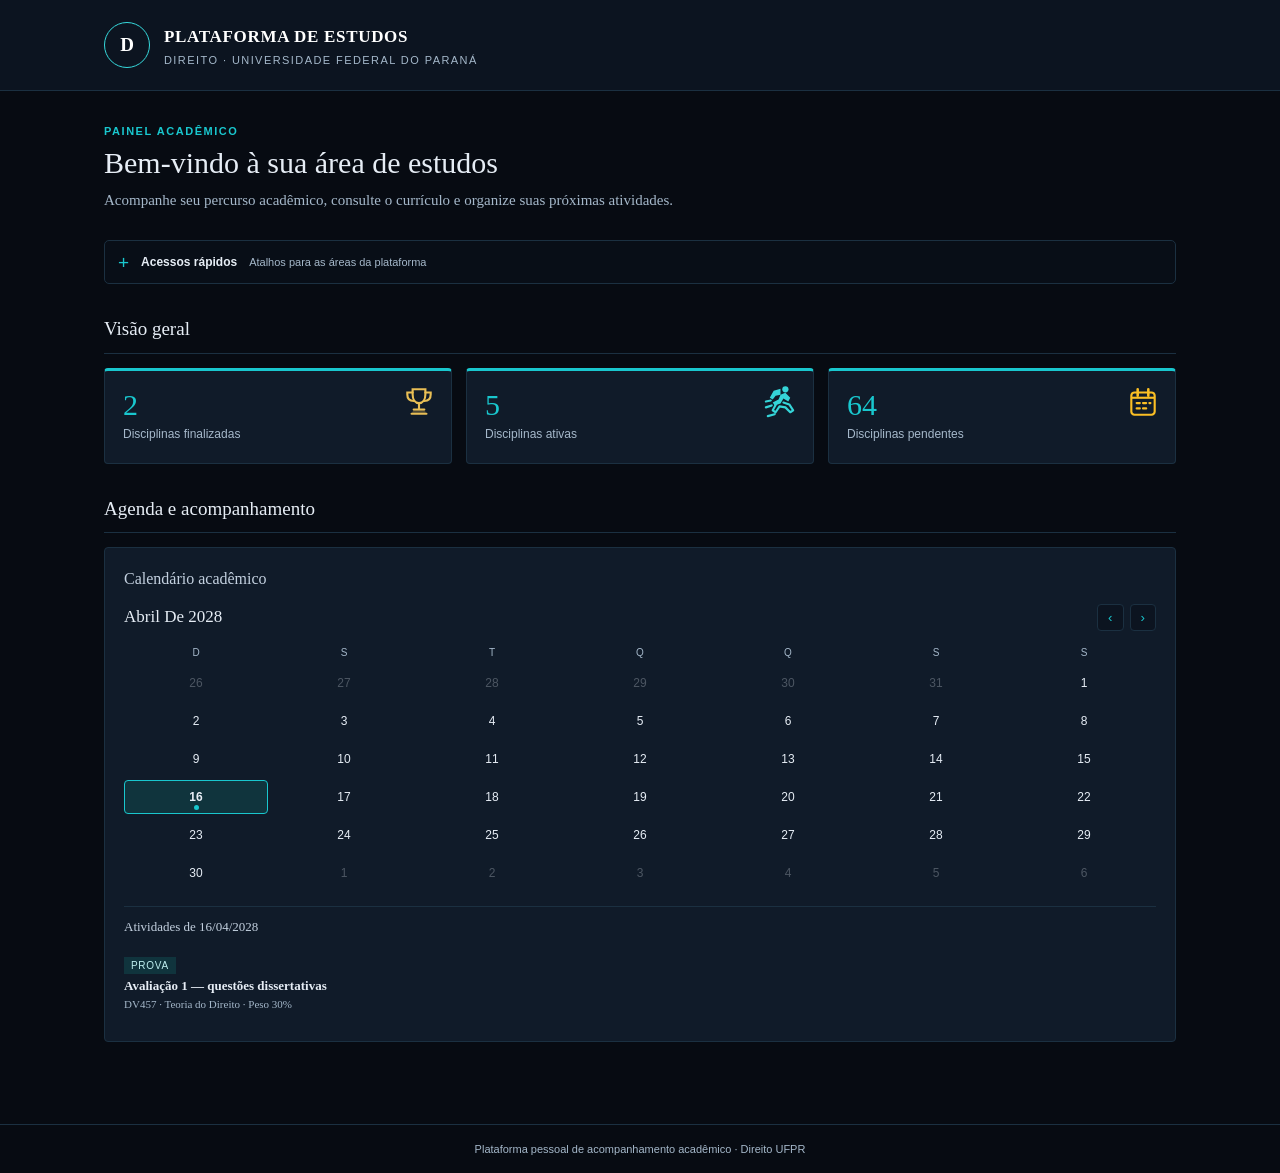
<file: index.html>
<!DOCTYPE html>
<html lang="pt-BR">
<head>
  <meta charset="UTF-8">
  <meta name="viewport" content="width=device-width, initial-scale=1">
  <meta name="description" content="Painel inicial da Plataforma de Estudos de Direito — UFPR.">
  <title>Plataforma de Estudos | Direito UFPR</title>
  <style>
    :root{--navy:#0c1420;--navy2:#172638;--ink:#e6edf5;--muted:#a5b8ca;--line:#1b3041;--paper:#070b12;--white:#101b29;--blue-soft:#10343d;--gold:#19c7ce}
    *{box-sizing:border-box}body{margin:0;background:var(--paper);color:var(--ink);font:15px/1.55 Georgia,"Times New Roman",serif}
    a{color:inherit}.topbar{background:var(--navy);color:#fff;border-bottom:1px solid var(--line)}
    .topinner{max-width:1120px;margin:auto;padding:22px 24px;display:flex;align-items:center;justify-content:space-between;gap:20px}
    .brand{display:flex;align-items:center;gap:14px}.seal{width:46px;height:46px;border:1px solid #36d9dc;border-radius:50%;display:grid;place-items:center;font:700 19px Georgia,serif;color:#fff}
    .brand strong{display:block;font-size:17px;letter-spacing:.04em}.brand span{display:block;color:#a5b8ca;font:11px Arial,sans-serif;letter-spacing:.13em;margin-top:3px}
    
    main{max-width:1120px;margin:34px auto;padding:0 24px 48px}.eyebrow{font:11px Arial,sans-serif;letter-spacing:.14em;color:var(--gold);font-weight:bold;text-transform:uppercase}
    h1{font-size:30px;line-height:1.2;color:var(--ink);font-weight:normal;margin:8px 0 8px}.intro{color:var(--muted);margin:0 0 28px}
    h2{font-size:19px;color:var(--ink);font-weight:normal;margin:0 0 14px;padding-bottom:9px;border-bottom:1px solid var(--line)}
    .section{margin-top:30px}.metrics{display:grid;grid-template-columns:repeat(3,minmax(0,1fr));gap:14px}
    .metric-finalizadas{border-top-color:#22c55e}.metric-finalizadas .number{color:#86efac}
    .metric{position:relative;padding-right:58px;min-height:96px}
    .metric-illustration{position:absolute;top:15px;right:16px;width:34px;height:34px;display:grid;place-items:center;opacity:.95}
    .metric-illustration svg{display:block;width:100%;height:100%}
    .metric-finalizadas .metric-illustration{color:#e9bf55}
    .metric-ativas .metric-illustration{color:#35d5d8}
    .metric-pendentes .metric-illustration{color:#fbbf24}
    .metric-illustration.runner{width:39px;height:39px;right:14px;top:13px}
    /* Ícones dos indicadores: regra específica após os estilos-base dos cartões. */
    a.metric > span.metric-illustration {
      position:absolute !important;
      display:flex !important;
      align-items:center !important;
      justify-content:center !important;
      top:14px !important;
      right:15px !important;
      width:34px !important;
      height:34px !important;
      z-index:5;
      pointer-events:none;
      opacity:1 !important;
    }
    a.metric > span.metric-illustration.runner {
      top:12px !important;
      right:13px !important;
      width:39px !important;
      height:39px !important;
    }
    a.metric > span.metric-illustration svg {
      display:block !important;
      width:100% !important;
      height:100% !important;
      overflow:visible;
    }
    a.metric.metric-finalizadas > span.metric-illustration {color:#e9bf55 !important}
    a.metric.metric-ativas > span.metric-illustration {color:#35d5d8 !important}
    a.metric.metric-pendentes > span.metric-illustration {color:#fbbf24 !important}
    .metric-ativas{border-top-color:#19c7ce}.metric-ativas .number{color:#35d5d8}
    .metric-pendentes{border-top-color:#f59e0b}.metric-pendentes .number{color:#fbbf24}
    @media(max-width:640px){.metrics{grid-template-columns:1fr}}
    .metric,.panel,.shortcut{background:var(--white);border:1px solid var(--line);border-radius:4px}
    .metric{display:block;padding:17px 18px;border-top:3px solid var(--azul, #19c7ce);color:inherit;text-decoration:none;transition:border-color .15s,transform .15s}.metric[href]:hover{border-color:var(--gold);transform:translateY(-2px)}.metric[href]:focus-visible{outline:2px solid var(--navy2);outline-offset:3px}.metric .number{font:30px Georgia,serif;color:var(--gold);display:block}.metric .label{font:12px Arial,sans-serif;color:var(--muted)}
    .columns{display:grid;grid-template-columns:1fr;gap:18px}.panel{padding:19px}.panel h3{font-size:16px;font-weight:normal;color:#c3d0df;margin:0 0 12px}
    .agenda-item{display:block;padding:11px 0;border-top:1px solid var(--line);color:inherit;text-decoration:none}.agenda-item:first-of-type{border-top:0}.agenda-item[href]:hover strong{color:var(--gold);text-decoration:underline}.agenda-item[href]:focus-visible{outline:2px solid var(--navy2);outline-offset:3px}.tag{display:inline-block;font:10px Arial,sans-serif;text-transform:uppercase;letter-spacing:.07em;color:#bfeff0;background:var(--blue-soft);padding:3px 7px;margin-right:7px}
    .calendar-head{display:flex;align-items:center;justify-content:space-between;gap:10px;margin-bottom:12px}.calendar-month{font:17px Georgia,serif;color:var(--ink);text-transform:capitalize}.calendar-nav{display:flex;gap:6px}.calendar-nav button{border:1px solid var(--line);background:var(--navy);color:var(--gold);border-radius:4px;padding:5px 10px;cursor:pointer}.calendar-grid{display:grid;grid-template-columns:repeat(7,minmax(0,1fr));gap:4px}.calendar-weekday{text-align:center;color:var(--muted);font:10px Arial,sans-serif;padding:4px 0}.calendar-day{min-height:34px;border:1px solid transparent;border-radius:4px;background:transparent;color:var(--ink);font:12px Arial,sans-serif;cursor:pointer;position:relative}.calendar-day:hover,.calendar-day:focus-visible{border-color:var(--gold);outline:none}.calendar-day.outside{opacity:.28}.calendar-day.today{border-color:var(--muted)}.calendar-day.selected{background:var(--blue-soft);border-color:var(--gold);font-weight:bold}.calendar-day.has-events:after{content:"";position:absolute;width:5px;height:5px;border-radius:50%;background:var(--gold);bottom:3px;left:calc(50% - 2.5px)}.calendar-events{margin-top:16px;border-top:1px solid var(--line);padding-top:10px}.calendar-events h4{margin:0 0 8px;color:#c3d0df;font-size:13px;font-weight:normal}.calendar-event{padding:8px 0;border-top:1px solid var(--line)}.calendar-event:first-of-type{border-top:0}.calendar-event strong{display:block;font-size:13px}.calendar-event .muted{font-size:11px}.calendar-weight{color:#f2d17e;font-weight:bold}
    .muted{color:var(--muted);font-size:13px}.shortcuts{display:grid;grid-template-columns:repeat(3,minmax(0,1fr));gap:14px}
    .shortcut{padding:18px;text-decoration:none;transition:border-color .15s,transform .15s}.shortcut:hover{border-color:var(--navy2);transform:translateY(-2px)}
    .shortcut .symbol{font:22px Georgia,serif;color:var(--gold)}.shortcut strong{display:block;color:var(--ink);font-size:17px;font-weight:normal;margin:7px 0 3px}.shortcut span:last-child{font:12px Arial,sans-serif;color:var(--muted)}
    .shortcut.disabled{opacity:.48;background:#0b111a;border:1px dashed #263342;box-shadow:none;cursor:not-allowed;filter:saturate(.35)}.shortcut.disabled .symbol{color:#728091}.shortcut.disabled strong{color:#8b98a8}.shortcut.disabled span:last-child{color:#748193}.shortcut.disabled:hover{transform:none;border-color:#263342}
    footer{border-top:1px solid var(--line);padding:18px 24px;text-align:center;color:var(--muted);font:11px Arial,sans-serif}
    .error{color:#ff9b91;font-size:13px}
    @media(max-width:760px){.metrics{grid-template-columns:repeat(2,minmax(0,1fr))}.columns{grid-template-columns:1fr}.shortcuts{grid-template-columns:1fr}.topinner{align-items:flex-start;flex-direction:column}h1{font-size:25px}}

    /* Acessos rápidos recolhidos por padrão para priorizar o painel acadêmico. */
    .quick-access {
      margin: 22px 0 26px;
      border: 1px solid var(--line);
      border-radius: 5px;
      background: rgba(12, 20, 32, .38);
    }
    .quick-access > summary {
      display: flex;
      align-items: center;
      gap: 12px;
      min-height: 42px;
      padding: 8px 13px;
      cursor: pointer;
      list-style: none;
      color: var(--muted);
      font: 12px Arial, sans-serif;
    }
    .quick-access > summary::-webkit-details-marker { display: none; }
    .quick-access > summary::before {
      content: "+";
      color: var(--gold);
      font: 19px Arial, sans-serif;
      line-height: 1;
    }
    .quick-access[open] > summary::before { content: "−"; }
    .quick-access-title { color: var(--ink); font-weight: 600; }
    .quick-access-hint { color: var(--muted); font-size: 11px; }
    .quick-access .shortcuts {
      grid-template-columns: repeat(3, minmax(0, 1fr));
      gap: 10px;
      padding: 0 12px 12px;
    }
    .quick-access .shortcut { padding: 11px 13px; }
    .quick-access .shortcut .symbol { font-size: 17px; }
    .quick-access .shortcut strong { font-size: 14px; margin: 4px 0 2px; }
    .quick-access .shortcut span:last-child { font-size: 10px; }
    .quick-access .shortcut.disabled { opacity: .34; }
    @media(max-width:760px) {
      .quick-access .shortcuts { grid-template-columns: repeat(2, minmax(0, 1fr)); }
      .quick-access-hint { display: none; }
    }
    @media(max-width:460px) {
      .quick-access .shortcuts { grid-template-columns: 1fr; }
    }
  </style>
</head>
<body>
  <header class="topbar">
    <div class="topinner">
      <div class="brand"><div class="seal" aria-hidden="true">D</div><div><strong>PLATAFORMA DE ESTUDOS</strong><span>DIREITO · UNIVERSIDADE FEDERAL DO PARANÁ</span></div></div>
      
    </div>
  </header>
  <main>
    <div class="eyebrow">Painel acadêmico</div>
    <h1>Bem-vindo à sua área de estudos</h1>
    <p class="intro">Acompanhe seu percurso acadêmico, consulte o currículo e organize suas próximas atividades.</p>

    <details class="quick-access">
      <summary><span class="quick-access-title">Acessos rápidos</span><span class="quick-access-hint">Atalhos para as áreas da plataforma</span></summary>
      <div class="shortcuts">
        <a class="shortcut" href="direito.html"><span class="symbol">§</span><strong>Currículo</strong><span>Disciplinas, unidades e assuntos</span></a>
        <a class="shortcut" href="biblioteca.html"><span class="symbol">▤</span><strong>Biblioteca geral</strong><span>Materiais e documentos de estudo</span></a>
        <a class="shortcut" href="procedimentos.html"><span class="symbol">⌘</span><strong>Central de documentação</strong><span>Manual operacional e Plano de Continuidade</span></a>
        <div class="shortcut disabled" aria-disabled="true" title="Funcionalidade ainda não disponível"><span class="symbol">◷</span><strong>Planejamento</strong><span>Em desenvolvimento · indisponível</span></div>
        <div class="shortcut disabled" aria-disabled="true" title="Funcionalidade ainda não disponível"><span class="symbol">⌂</span><strong>Portfólio</strong><span>Em desenvolvimento · indisponível</span></div>
      </div>
    </details>

    <section class="section" aria-labelledby="visao-titulo">
      <h2 id="visao-titulo">Visão geral</h2>
      <div class="metrics metrics-disciplinas">
        <a class="metric metric-finalizadas" href="direito.html?filtroAdministrativo=finalizada" aria-label="Ver disciplinas finalizadas">
          <span class="metric-illustration" aria-hidden="true"><svg viewBox="0 0 32 32" fill="none"><path d="M10 4h12v5c0 5-2.5 8-6 8s-6-3-6-8V4Z" stroke="currentColor" stroke-width="2"/><path d="M10 7H5v2c0 4 2 6 6 6M22 7h5v2c0 4-2 6-6 6M16 17v6m-5 0h10m-12 4h14" stroke="currentColor" stroke-width="2" stroke-linecap="round"/><path d="M11 23h10l2 4H9l2-4Z" fill="currentColor" opacity=".28"/></svg></span>
          <span class="number" id="total-finalizadas">—</span>
          <span class="label">Disciplinas finalizadas</span>
        </a>
        <a class="metric metric-ativas" href="direito.html?filtroAdministrativo=ativa" aria-label="Ver disciplinas ativas">
          <span class="metric-illustration runner" aria-hidden="true"><svg viewBox="0 0 40 40" fill="none"><circle cx="25" cy="6.5" r="3.2" fill="currentColor"/><path d="m20 12 5-2 5 5-2 4-5-3-3 5-6 2-2-3 6-3 2-5-5 1-3 4-3-2 4-7 7-2Z" fill="currentColor"/><path d="m23 20 6 2 4 6-3 2-5-5-6-1-4 6-3-2 5-9M10 18l-5 1m6 4-6 2m9 7-7 2" stroke="currentColor" stroke-width="2.2" stroke-linecap="round" stroke-linejoin="round"/></svg></span>
          <span class="number" id="total-ativas">—</span>
          <span class="label">Disciplinas ativas</span>
        </a>
        <a class="metric metric-pendentes" href="direito.html?filtroAdministrativo=pendente" aria-label="Ver disciplinas pendentes">
          <span class="metric-illustration" aria-hidden="true"><svg viewBox="0 0 32 32" fill="none"><rect x="5" y="7" width="22" height="21" rx="3" stroke="currentColor" stroke-width="2"/><path d="M5 12h22" stroke="currentColor" stroke-width="2"/><path d="M11 4v6m10-6v6" stroke="currentColor" stroke-width="2.4" stroke-linecap="round"/><path d="M10 17h3m3 0h3m3 0h1M10 22h3m3 0h3" stroke="currentColor" stroke-width="2" stroke-linecap="round"/></svg></span>
          <span class="number" id="total-pendentes">—</span>
          <span class="label">Disciplinas pendentes</span>
        </a>
      </div>
    </section>

    <section class="section">
      <h2>Agenda e acompanhamento</h2>
      <div class="columns">
        <div class="panel">
          <h3>Calendário acadêmico</h3>
          <div class="calendar-head">
            <strong class="calendar-month" id="calendar-month">Carregando…</strong>
            <div class="calendar-nav">
              <button type="button" id="calendar-prev" aria-label="Mês anterior">‹</button>
              <button type="button" id="calendar-next" aria-label="Próximo mês">›</button>
            </div>
          </div>
          <div class="calendar-grid" id="calendar-grid" aria-label="Calendário mensal"></div>
          <div class="calendar-events" id="calendar-events"><p class="muted">Carregando atividades…</p></div>
        </div>
      </div>
    </section>


  </main>
  <footer>Plataforma pessoal de acompanhamento acadêmico · Direito UFPR</footer>

  <script>
    (async function(){
      const $ = id => document.getElementById(id);
      const hoje = new Date();
      hoje.setHours(0,0,0,0);
      const isoHoje = [hoje.getFullYear(),String(hoje.getMonth()+1).padStart(2,'0'),String(hoje.getDate()).padStart(2,'0')].join('-');
      const formatar = valor => {
        if(!valor) return '';
        const [a,m,d] = valor.split('-');
        return d + '/' + m + '/' + a;
      };
      let eventosCalendario = [];
      let mesExibido = new Date(hoje.getFullYear(), hoje.getMonth(), 1);
      let dataSelecionada = isoHoje;
      const nomeMes = data => data.toLocaleDateString('pt-BR',{month:'long',year:'numeric'});
      const renderizarEventosSelecionados = () => {
        const area = $('calendar-events');
        area.replaceChildren();
        const titulo = document.createElement('h4');
        titulo.textContent = 'Atividades de ' + formatar(dataSelecionada);
        area.appendChild(titulo);
        const doDia = eventosCalendario.filter(x=>x.data===dataSelecionada);
        if(!doDia.length){
          const msg=document.createElement('p');msg.className='muted';msg.textContent='Nenhuma atividade prevista para esta data.';area.appendChild(msg);return;
        }
        doDia.forEach(evento=>{
          const item=document.createElement('div');item.className='calendar-event';
          const tipo=document.createElement('span');tipo.className='tag';tipo.textContent=evento.tipo;
          const tituloEvento=document.createElement('strong');tituloEvento.textContent=evento.titulo;
          const detalhe=document.createElement('div');detalhe.className='muted';
          detalhe.textContent=evento.disciplina+(evento.peso?' · Peso '+evento.peso+'%':'');
          item.append(tipo,tituloEvento,detalhe);area.appendChild(item);
        });
      };
      const renderizarCalendario = () => {
        $('calendar-month').textContent=nomeMes(mesExibido);
        const grid=$('calendar-grid');grid.replaceChildren();
        ['D','S','T','Q','Q','S','S'].forEach(d=>{
          const el=document.createElement('div');el.className='calendar-weekday';el.textContent=d;grid.appendChild(el);
        });
        const primeiro=new Date(mesExibido.getFullYear(),mesExibido.getMonth(),1);
        const inicio=new Date(primeiro);inicio.setDate(1-primeiro.getDay());
        const datasComEvento=new Set(eventosCalendario.map(x=>x.data));
        for(let i=0;i<42;i++){
          const dia=new Date(inicio);dia.setDate(inicio.getDate()+i);
          const iso=[dia.getFullYear(),String(dia.getMonth()+1).padStart(2,'0'),String(dia.getDate()).padStart(2,'0')].join('-');
          const botao=document.createElement('button');botao.type='button';botao.className='calendar-day';botao.textContent=dia.getDate();
          if(dia.getMonth()!==mesExibido.getMonth())botao.classList.add('outside');
          if(iso===isoHoje)botao.classList.add('today');
          if(iso===dataSelecionada)botao.classList.add('selected');
          if(datasComEvento.has(iso))botao.classList.add('has-events');
          botao.setAttribute('aria-label',formatar(iso)+(datasComEvento.has(iso)?', possui atividades':''));
          botao.addEventListener('click',()=>{dataSelecionada=iso;mesExibido=new Date(dia.getFullYear(),dia.getMonth(),1);renderizarCalendario();renderizarEventosSelecionados();});
          grid.appendChild(botao);
        }
        renderizarEventosSelecionados();
      };
      $('calendar-prev').addEventListener('click',()=>{mesExibido.setMonth(mesExibido.getMonth()-1);dataSelecionada=[mesExibido.getFullYear(),String(mesExibido.getMonth()+1).padStart(2,'0'),'01'].join('-');renderizarCalendario();});
      $('calendar-next').addEventListener('click',()=>{mesExibido.setMonth(mesExibido.getMonth()+1);dataSelecionada=[mesExibido.getFullYear(),String(mesExibido.getMonth()+1).padStart(2,'0'),'01'].join('-');renderizarCalendario();});
      try {
        const [rEstrutura,rProgresso,rOfertas] = await Promise.all([
          fetch('./dados/estrutura.json',{cache:'no-cache'}),
          fetch('./dados/progresso.json',{cache:'no-cache'}),
          fetch('./dados/ofertas.json',{cache:'no-cache'})
        ]);
        if(!rEstrutura.ok || !rProgresso.ok) throw new Error('Não foi possível carregar os arquivos de dados.');
        const estrutura = await rEstrutura.json();
        const dados = await rProgresso.json();
        const dadosOfertas = rOfertas.ok ? await rOfertas.json() : {ofertas:[]};
        const disciplinas = Array.isArray(estrutura.disciplinas) ? estrutura.disciplinas : [];
        const assuntos = Array.isArray(estrutura.assuntos) ? estrutura.assuntos : [];
        const registros = Array.isArray(dados.progresso) ? dados.progresso : [];
        const ofertas = Array.isArray(dadosOfertas.ofertas) ? dadosOfertas.ofertas : [];
        const contarStatus = status => disciplinas.filter(
          disciplina => String(disciplina.status || 'pendente').toLowerCase() === status
        ).length;
        $('total-finalizadas').textContent=contarStatus('finalizada');
        $('total-ativas').textContent=contarStatus('ativa');
        $('total-pendentes').textContent=contarStatus('pendente');
        const nomesDisciplinas = new Map(disciplinas.map(x=>[x.id,x.nome||'Disciplina']));
        const nomesAssuntos = new Map(assuntos.map(x=>[x.id,x.nome||'Assunto']));
        const mapaCodigos = new Map(disciplinas.map(x=>[x.id,x.codigo||x.cod||'']));
        eventosCalendario = ofertas.flatMap(oferta=>{
          const disciplina = nomesDisciplinas.get(oferta.disciplina_id)||oferta.disciplina||'Disciplina';
          const codigo = mapaCodigos.get(oferta.disciplina_id);
          return (Array.isArray(oferta.cronograma_previsto)?oferta.cronograma_previsto:[])
            .filter(atividade=>/^\d{4}-\d{2}-\d{2}$/.test(String(atividade.data||'')))
            .map(atividade=>{
              const observacao=String(atividade.observacao||'');
              const pesoMatch=observacao.match(/peso\s*(?:de\s*)?(\d+(?:[.,]\d+)?)\s*%/i);
              const tipos={prova:'Prova',trabalho:'Trabalho',seminario:'Seminário',entrega:'Entrega',outro:'Outra atividade'};
              return {data:atividade.data,tipo:tipos[atividade.tipo]||'Outra atividade',titulo:atividade.titulo||'Atividade sem título',disciplina:(codigo?codigo+' · ':'')+disciplina,peso:pesoMatch?pesoMatch[1].replace(',','.'):null,periodo:oferta.periodo||''};
            });
        }).sort((a,b)=>a.data.localeCompare(b.data)||a.disciplina.localeCompare(b.disciplina,'pt-BR'));
        const futuras=eventosCalendario.filter(x=>x.data>=isoHoje);
        const referencia=futuras[0]||eventosCalendario[eventosCalendario.length-1];
        if(referencia){const [ano,mes]=referencia.data.split('-').map(Number);mesExibido=new Date(ano,mes-1,1);dataSelecionada=referencia.data;}
        else {mesExibido=new Date(hoje.getFullYear(),hoje.getMonth(),1);dataSelecionada=isoHoje;}
        renderizarCalendario();
      } catch(erro) {
        console.error(erro);
        ['total-finalizadas','total-ativas','total-pendentes'].forEach(id => {
          const indicador = $(id);
          if (indicador) indicador.textContent = '—';
        });
        $('calendar-events').textContent='Calendário indisponível no momento.';
      }
    })();
  </script>
</body>
</html>
</file>
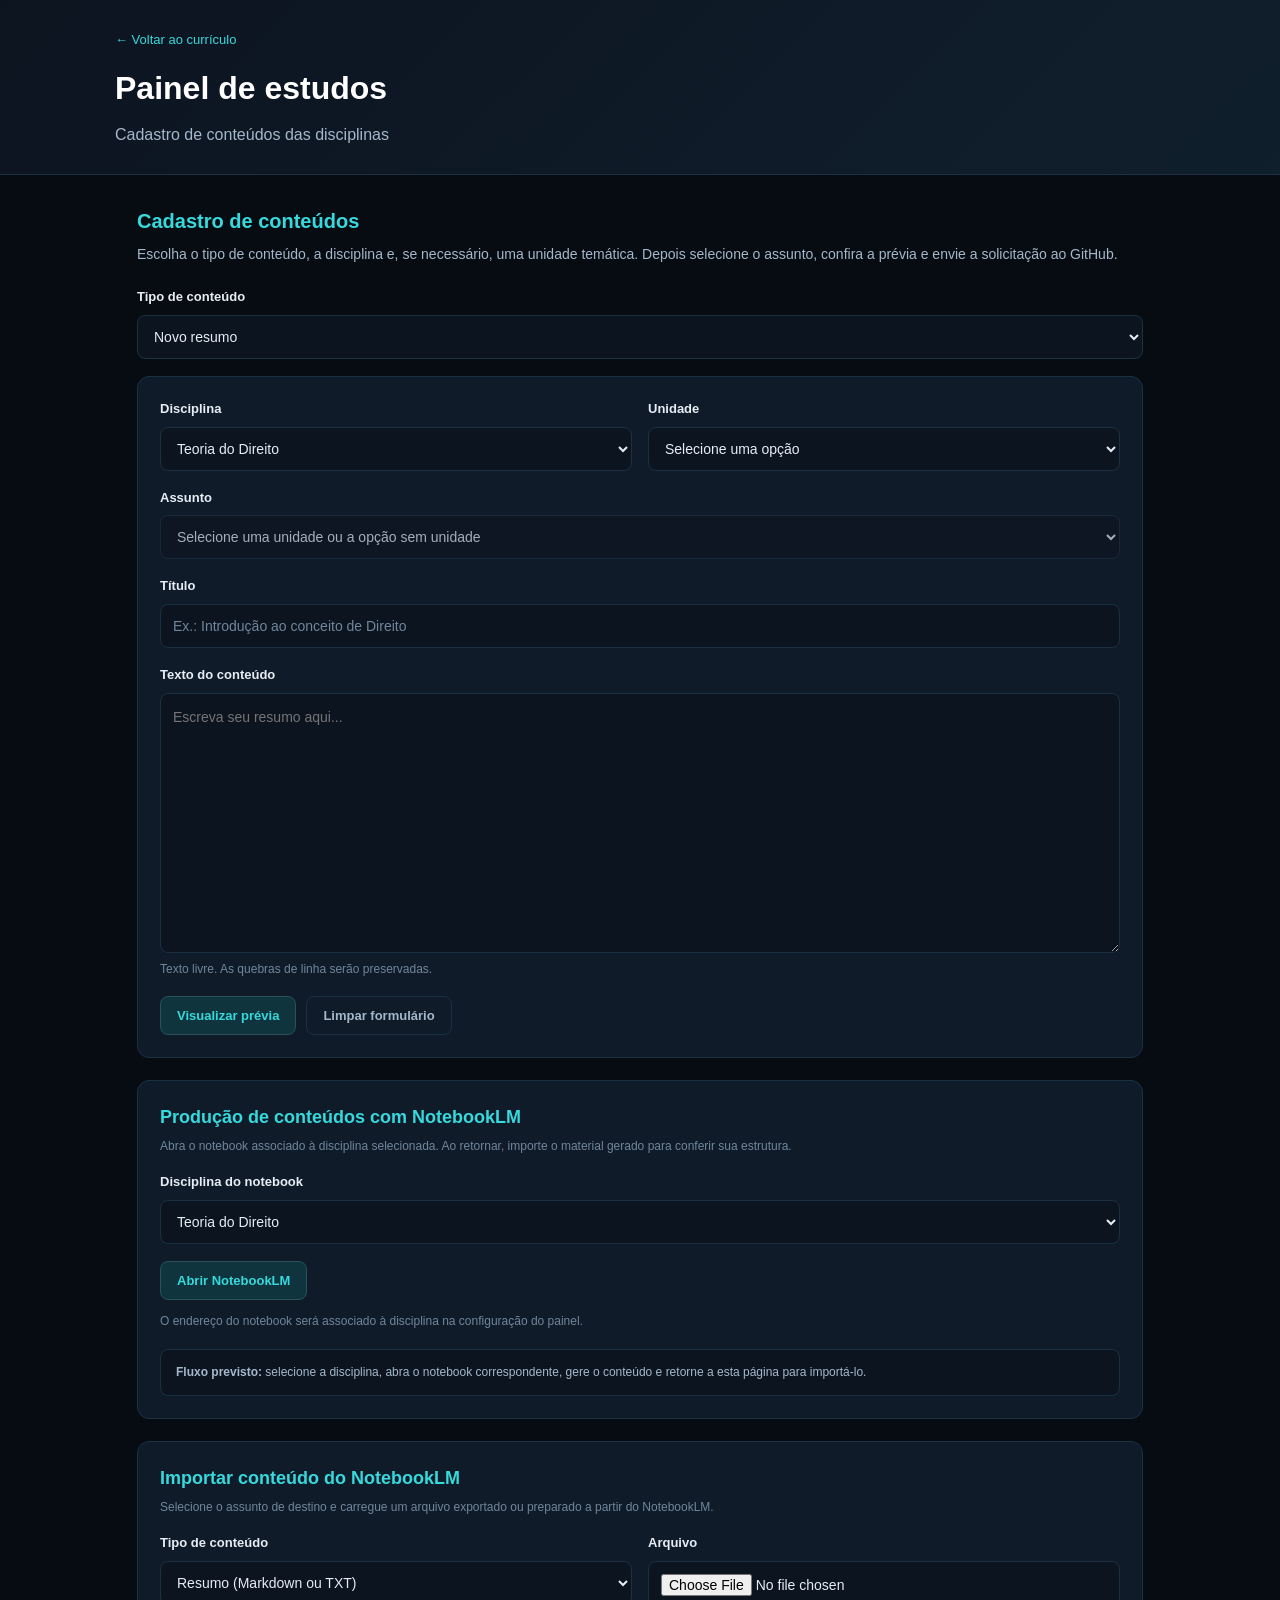
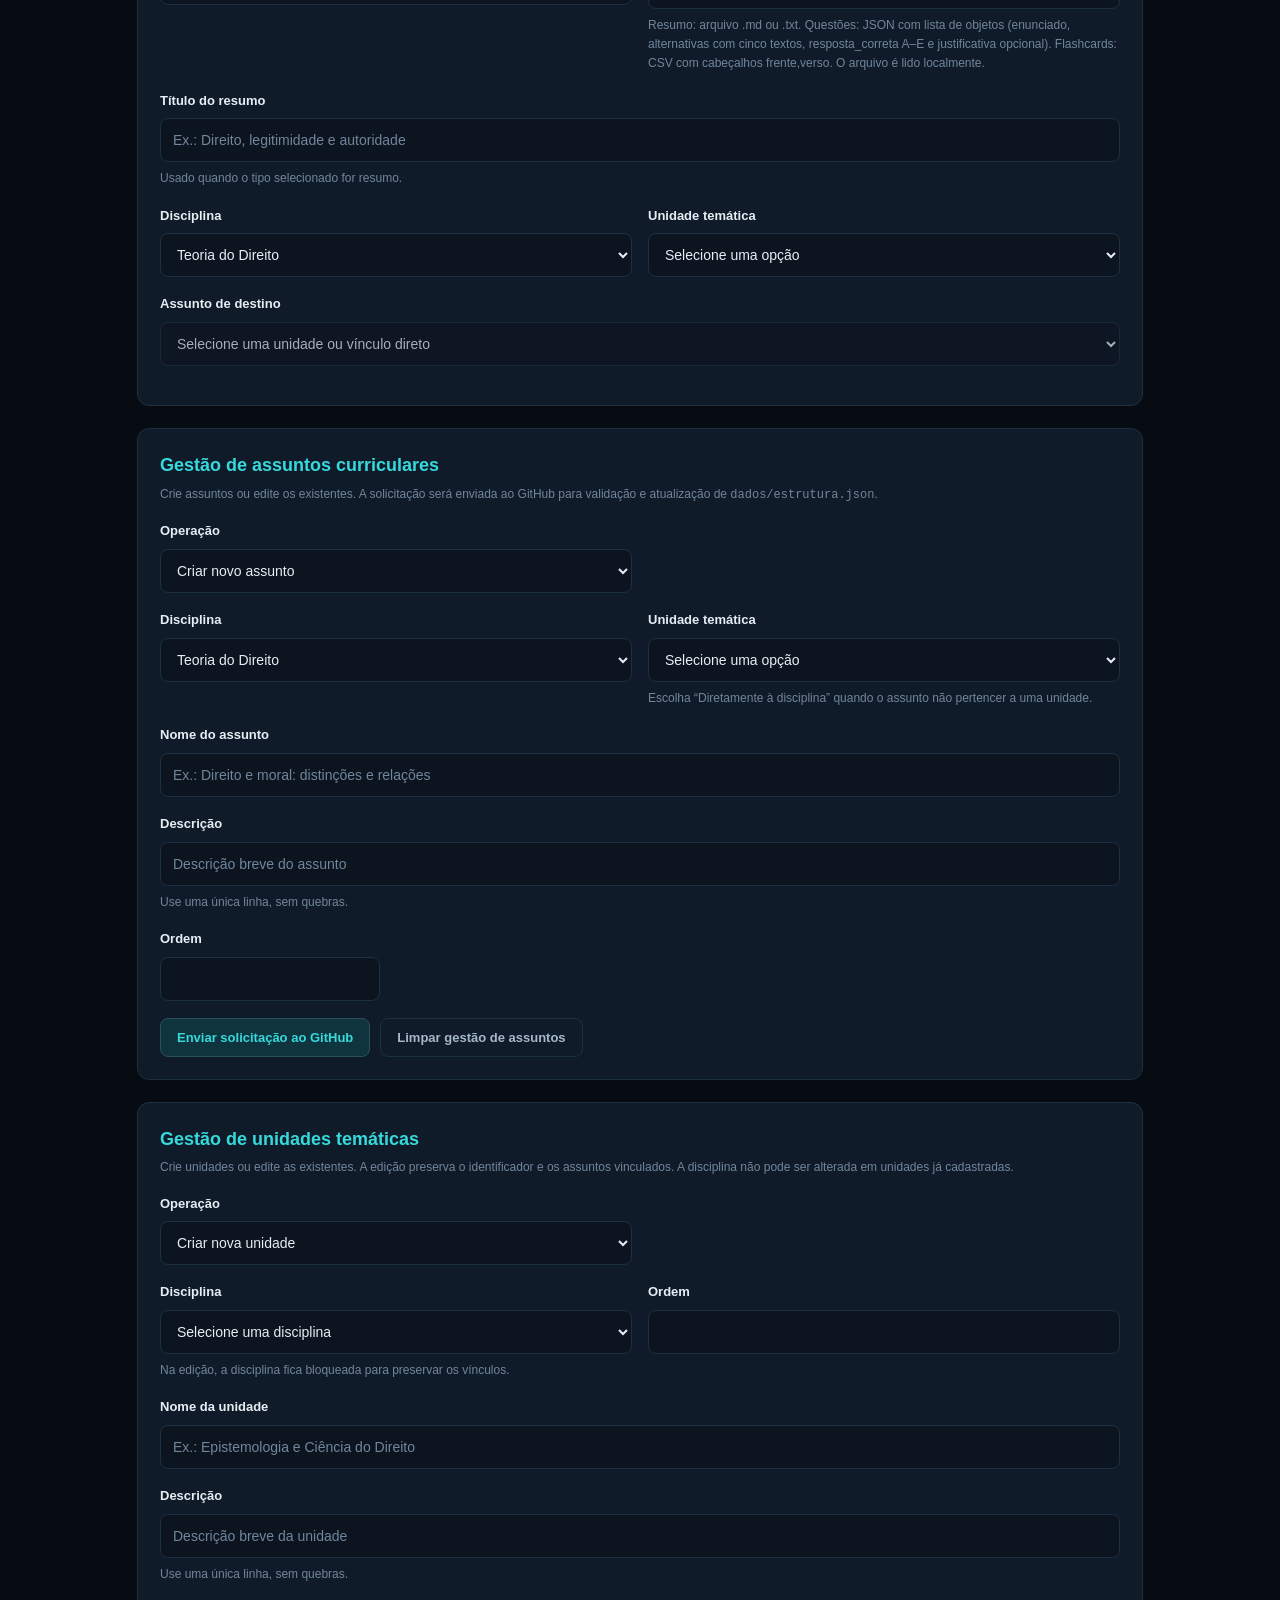
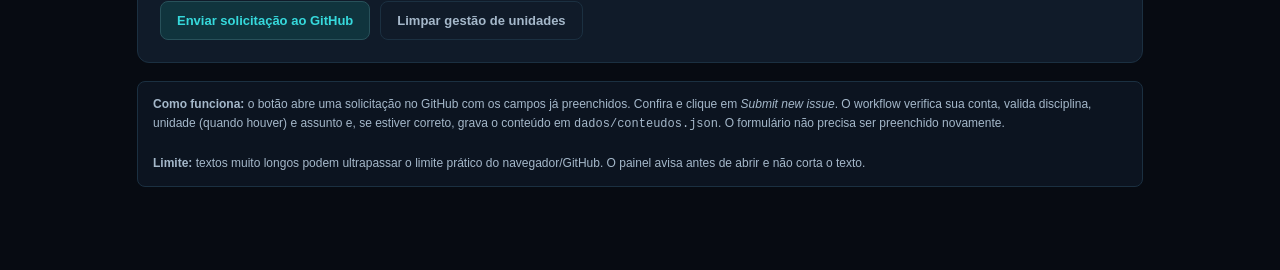
<file: admin.html>
<!DOCTYPE html>
<html lang="pt-BR">
<head>
<meta charset="UTF-8"><meta name="viewport" content="width=device-width, initial-scale=1">
<meta name="description" content="Painel administrativo da biblioteca de estudos de Direito.">
<title>Administração de conteúdos - Estudos de Direito</title><link rel="stylesheet" href="direito.css">
<style>
body.pagina-admin{--fundo:#070b12;--fundo-secundario:#0c1420;--superficie:#101b29;--borda:#1b3041;--azul:#19c7ce;--azul-claro:#36d9dc;--azul-fundo:#10343d;--texto:#e6edf5;--texto-secundario:#a5b8ca;--texto-suave:#71869b;min-height:100vh;background:var(--fundo);color:var(--texto)}
.pagina-admin header{text-align:left;padding:26px 22px;background:linear-gradient(135deg,#0c1420,#101f2c);border-bottom:1px solid var(--borda)}.admin-largura{max-width:1050px;margin:0 auto}.pagina-admin header h1{margin:0;font-size:clamp(24px,3vw,32px)}.pagina-admin header p{margin:8px 0 0;color:var(--texto-secundario)}.admin-voltar{display:inline-block;margin-bottom:12px;color:var(--azul-claro);text-decoration:none;font-size:13px}.admin-conteudo{max-width:1050px;margin:30px auto;padding:0 22px 55px}.admin-intro{margin-bottom:22px}.admin-intro h2{margin:0 0 6px;font-size:20px}.admin-intro p{margin:0;color:var(--texto-secundario);font-size:14px}.admin-formulario,.admin-preview{padding:22px;background:var(--superficie);border:1px solid var(--borda);border-radius:12px}.admin-grade{display:grid;grid-template-columns:repeat(2,minmax(0,1fr));gap:16px}.admin-campo{display:flex;flex-direction:column;gap:7px;margin-bottom:17px}.admin-campo label{font-size:13px;font-weight:700}.admin-campo input,.admin-campo select,.admin-campo textarea{box-sizing:border-box;width:100%;border:1px solid var(--borda);border-radius:8px;padding:12px;background:var(--fundo-secundario);color:var(--texto);font:14px Arial,sans-serif}.admin-campo input,.admin-campo select{min-height:44px}.admin-campo textarea{min-height:260px;resize:vertical;line-height:1.65}.admin-campo input:focus,.admin-campo select:focus,.admin-campo textarea:focus{outline:2px solid var(--azul);outline-offset:1px}.admin-ajuda{color:var(--texto-suave);font-size:12px}.admin-acoes{display:flex;flex-wrap:wrap;gap:10px;margin-top:5px}.admin-botao{border:1px solid var(--borda);border-radius:8px;padding:11px 16px;cursor:pointer;font-weight:700;font-size:13px}.admin-botao-principal{background:var(--azul-fundo);border-color:#28515a;color:var(--azul-claro)}.admin-botao-secundario{background:transparent;color:var(--texto-secundario)}.admin-preview{margin-top:22px}.admin-preview h2{margin:0 0 5px;font-size:18px}.admin-preview-meta{margin:0 0 16px;color:var(--texto-suave);font-size:12px}.admin-preview-titulo{margin:0 0 12px;color:var(--azul-claro);font-size:18px}.admin-preview-texto{margin:0;color:var(--texto-secundario);white-space:pre-wrap;overflow-wrap:anywhere;line-height:1.7}.admin-aviso{margin-top:18px;padding:13px 15px;border:1px solid var(--borda);border-radius:8px;color:var(--texto-secundario);background:var(--fundo-secundario);font-size:12px;line-height:1.6}.admin-erro{color:#ffaaaa;font-size:13px}[hidden]{display:none!important}@media(max-width:650px){.admin-grade{grid-template-columns:1fr;gap:0}.admin-conteudo{padding:0 15px 40px}.admin-formulario,.admin-preview{padding:16px}}
</style></head>
<body class="pagina-admin">
<header><div class="admin-largura"><a class="admin-voltar" href="direito.html">← Voltar ao currículo</a><h1>Painel de estudos</h1><p>Cadastro de conteúdos das disciplinas</p></div></header>
<main class="admin-conteudo">
<section class="admin-intro"><h2>Cadastro de conteúdos</h2><p>Escolha o tipo de conteúdo, a disciplina e, se necessário, uma unidade temática. Depois selecione o assunto, confira a prévia e envie a solicitação ao GitHub.</p></section>
<div class="admin-campo"><label for="tipo-conteudo">Tipo de conteúdo</label><select id="tipo-conteudo"><option value="resumos">Novo resumo</option><option value="revisoes">Nova revisão de literatura</option></select></div>
<form id="form-resumo" class="admin-formulario">
<div class="admin-grade"><div class="admin-campo"><label for="disciplina">Disciplina</label><select id="disciplina" required><option value="">Carregando disciplinas...</option></select></div><div class="admin-campo"><label for="unidade">Unidade</label><select id="unidade" disabled><option value="">Selecione uma disciplina primeiro</option></select></div></div>
<div class="admin-campo"><label for="assunto">Assunto</label><select id="assunto" required disabled><option value="">Selecione uma unidade ou a opção sem unidade</option></select></div>
<div class="admin-campo"><label for="titulo">Título</label><input id="titulo" name="titulo" type="text" maxlength="180" placeholder="Ex.: Introdução ao conceito de Direito" required></div>
<div id="campos-revisao" hidden>
<div class="admin-campo"><label for="referencia">Referência bibliográfica</label><textarea id="referencia" name="referencia" style="min-height:100px" placeholder="Cole a referência bibliográfica completa (ABNT ou outro padrão)."></textarea></div>
<div class="admin-campo"><label for="data-elaboracao">Data de elaboração (opcional)</label><input id="data-elaboracao" name="data-elaboracao" type="date"></div>
</div>
<div class="admin-campo"><label for="conteudo">Texto do conteúdo</label><textarea id="conteudo" name="conteudo" placeholder="Escreva seu resumo aqui..." required></textarea><span class="admin-ajuda">Texto livre. As quebras de linha serão preservadas.</span></div>
<div class="admin-acoes"><button class="admin-botao admin-botao-principal" type="submit">Visualizar prévia</button><button class="admin-botao admin-botao-secundario" type="reset">Limpar formulário</button></div><p id="erro-carregamento" class="admin-erro" role="alert" hidden></p>
</form>
<section id="area-preview" class="admin-preview" aria-live="polite" hidden><h2>Pré-visualização</h2><p id="preview-meta" class="admin-preview-meta"></p><h3 id="preview-titulo" class="admin-preview-titulo"></h3><p id="preview-texto" class="admin-preview-texto"></p><div class="admin-acoes" style="margin-top:20px"><button id="enviar-github" class="admin-botao admin-botao-principal" type="button">Enviar para o GitHub</button><button id="voltar-edicao" class="admin-botao admin-botao-secundario" type="button">Voltar à edição</button></div><p id="mensagem-envio" role="status" class="admin-ajuda" hidden></p></section>


<section class="admin-preview" id="integracao-notebooklm" style="margin-top:22px">
  <h2>Produção de conteúdos com NotebookLM</h2>
  <p class="admin-preview-meta">Abra o notebook associado à disciplina selecionada. Ao retornar, importe o material gerado para conferir sua estrutura.</p>
  <div class="admin-campo">
    <label for="disciplina-notebooklm">Disciplina do notebook</label>
    <select id="disciplina-notebooklm"><option value="">Carregando disciplinas...</option></select>
  </div>
  <div class="admin-acoes">
    <button class="admin-botao admin-botao-principal" id="abrir-notebooklm" type="button">Abrir NotebookLM</button>
  </div>
  <p id="status-notebooklm" class="admin-ajuda" role="status" aria-live="polite">O endereço do notebook será associado à disciplina na configuração do painel.</p>
  <div class="admin-aviso"><strong>Fluxo previsto:</strong> selecione a disciplina, abra o notebook correspondente, gere o conteúdo e retorne a esta página para importá-lo.</div>
</section>

<section class="admin-preview" id="importacao-notebooklm" style="margin-top:22px">
  <h2>Importar conteúdo do NotebookLM</h2>
  <p class="admin-preview-meta">Selecione o assunto de destino e carregue um arquivo exportado ou preparado a partir do NotebookLM.</p>
  <div class="admin-grade">
    <div class="admin-campo">
      <label for="tipo-importacao">Tipo de conteúdo</label>
      <select id="tipo-importacao">
        <option value="resumo">Resumo (Markdown ou TXT)</option>
        <option value="questoes">Questões (JSON)</option>
        <option value="flashcards">Flashcards (CSV)</option>
      </select>
    </div>
    <div class="admin-campo">
      <label for="arquivo-importacao">Arquivo</label>
      <input id="arquivo-importacao" type="file" accept=".md,.markdown,.txt,.json,.csv,text/plain,text/markdown,application/json,text/csv">
      <span class="admin-ajuda" id="ajuda-formato-importacao">Resumo: arquivo .md ou .txt. Questões: JSON com lista de objetos (enunciado, alternativas com cinco textos, resposta_correta A–E e justificativa opcional). Flashcards: CSV com cabeçalhos frente,verso. O arquivo é lido localmente.</span>
    </div>
  </div>
  <div class="admin-campo" id="campo-titulo-importacao">
    <label for="titulo-importacao">Título do resumo</label>
    <input id="titulo-importacao" type="text" maxlength="180" placeholder="Ex.: Direito, legitimidade e autoridade">
    <span class="admin-ajuda">Usado quando o tipo selecionado for resumo.</span>
  </div>
  <div class="admin-grade">
    <div class="admin-campo"><label for="disciplina-importacao">Disciplina</label><select id="disciplina-importacao"><option value="">Carregando disciplinas...</option></select></div>
    <div class="admin-campo"><label for="unidade-importacao">Unidade temática</label><select id="unidade-importacao" disabled><option value="">Selecione uma disciplina primeiro</option></select></div>
  </div>
  <div class="admin-campo"><label for="assunto-importacao">Assunto de destino</label><select id="assunto-importacao" disabled><option value="">Selecione uma unidade ou vínculo direto</option></select></div>
  <p id="erro-importacao" class="admin-erro" role="alert" hidden></p>
  <div id="preview-importacao" class="admin-aviso" hidden>
    <strong>Pré-visualização do arquivo</strong>
    <p id="resumo-importacao" class="admin-preview-meta"></p>
    <pre id="conteudo-importacao" style="white-space:pre-wrap;overflow-wrap:anywhere;max-height:360px;overflow:auto;color:var(--texto-secundario);font:12px/1.6 monospace"></pre>
    <div class="admin-acoes" style="margin-top:14px">
      <button class="admin-botao admin-botao-principal" id="preparar-envio-notebooklm" type="button">Preparar salvamento no GitHub</button>
    </div>
    <p id="status-envio-notebooklm" class="admin-ajuda" role="status" aria-live="polite" hidden></p>
    <div id="area-payload-notebooklm" hidden style="margin-top:14px">
      <p class="admin-ajuda">Copie o conteúdo abaixo e cole no campo <strong>payload</strong> da execução do workflow no GitHub.</p>
      <textarea id="payload-notebooklm" readonly style="min-height:180px;font:12px/1.5 monospace"></textarea>
      <div class="admin-acoes"><button class="admin-botao admin-botao-secundario" id="copiar-payload-notebooklm" type="button">Copiar payload</button><button class="admin-botao admin-botao-principal" id="abrir-workflow-notebooklm" type="button">Abrir workflow no GitHub</button></div>
    </div>
  </div>
</section>

<section class="admin-preview" id="gestao-assuntos" style="margin-top:22px">
  <h2>Gestão de assuntos curriculares</h2>
  <p class="admin-preview-meta">Crie assuntos ou edite os existentes. A solicitação será enviada ao GitHub para validação e atualização de <code>dados/estrutura.json</code>.</p>
  <form id="form-assunto">
    <div class="admin-grade">
      <div class="admin-campo"><label for="operacao-assunto">Operação</label><select id="operacao-assunto" required><option value="criar">Criar novo assunto</option><option value="editar">Editar assunto existente</option></select></div>
      <div class="admin-campo" id="campo-assunto-existente" hidden><label for="assunto-existente">Assunto para editar</label><select id="assunto-existente"><option value="">Selecione um assunto</option></select></div>
    </div>
    <div class="admin-grade">
      <div class="admin-campo"><label for="disciplina-assunto">Disciplina</label><select id="disciplina-assunto" required><option value="">Carregando disciplinas...</option></select></div>
      <div class="admin-campo"><label for="unidade-assunto">Unidade temática</label><select id="unidade-assunto" required disabled><option value="">Selecione uma disciplina primeiro</option></select><span class="admin-ajuda">Escolha “Diretamente à disciplina” quando o assunto não pertencer a uma unidade.</span></div>
    </div>
    <div class="admin-campo"><label for="nome-assunto">Nome do assunto</label><input id="nome-assunto" type="text" maxlength="180" required placeholder="Ex.: Direito e moral: distinções e relações"></div>
    <div class="admin-campo"><label for="descricao-assunto">Descrição</label><input id="descricao-assunto" type="text" maxlength="2000" placeholder="Descrição breve do assunto"><span class="admin-ajuda">Use uma única linha, sem quebras.</span></div>
    <div class="admin-campo" style="max-width:220px"><label for="ordem-assunto">Ordem</label><input id="ordem-assunto" type="number" min="1" step="1" required></div>
    <div class="admin-acoes"><button class="admin-botao admin-botao-principal" type="submit">Enviar solicitação ao GitHub</button><button class="admin-botao admin-botao-secundario" type="reset">Limpar gestão de assuntos</button></div>
    <p id="erro-assunto" class="admin-erro" role="alert" hidden></p><p id="status-assunto" class="admin-ajuda" role="status" hidden></p>
  </form>
</section>


<section class="admin-preview" id="gestao-unidades" style="margin-top:22px">
  <h2>Gestão de unidades temáticas</h2>
  <p class="admin-preview-meta">Crie unidades ou edite as existentes. A edição preserva o identificador e os assuntos vinculados. A disciplina não pode ser alterada em unidades já cadastradas.</p>
  <form id="form-unidade">
    <div class="admin-grade">
      <div class="admin-campo">
        <label for="operacao-unidade">Operação</label>
        <select id="operacao-unidade" required>
          <option value="criar">Criar nova unidade</option>
          <option value="editar">Editar unidade existente</option>
        </select>
      </div>
      <div class="admin-campo" id="campo-unidade-existente" hidden>
        <label for="unidade-existente">Unidade para editar</label>
        <select id="unidade-existente"><option value="">Selecione uma unidade</option></select>
      </div>
    </div>
    <div class="admin-grade">
      <div class="admin-campo">
        <label for="disciplina-unidade">Disciplina</label>
        <select id="disciplina-unidade" required><option value="">Carregando disciplinas...</option></select>
        <span class="admin-ajuda" id="ajuda-disciplina-unidade">Na edição, a disciplina fica bloqueada para preservar os vínculos.</span>
      </div>
      <div class="admin-campo">
        <label for="ordem-unidade">Ordem</label>
        <input id="ordem-unidade" type="number" min="1" step="1" required>
      </div>
    </div>
    <div class="admin-campo">
      <label for="nome-unidade">Nome da unidade</label>
      <input id="nome-unidade" type="text" maxlength="180" required placeholder="Ex.: Epistemologia e Ciência do Direito">
    </div>
    <div class="admin-campo">
      <label for="descricao-unidade">Descrição</label>
      <input id="descricao-unidade" type="text" maxlength="2000" placeholder="Descrição breve da unidade">
      <span class="admin-ajuda">Use uma única linha, sem quebras.</span>
    </div>
    <div class="admin-acoes">
      <button class="admin-botao admin-botao-principal" type="submit">Enviar solicitação ao GitHub</button>
      <button class="admin-botao admin-botao-secundario" type="reset">Limpar gestão de unidades</button>
    </div>
    <p id="erro-unidade" class="admin-erro" role="alert" hidden></p>
    <p id="status-unidade" class="admin-ajuda" role="status" hidden></p>
  </form>
</section>

<aside class="admin-aviso"><strong>Como funciona:</strong> o botão abre uma solicitação no GitHub com os campos já preenchidos. Confira e clique em <em>Submit new issue</em>. O workflow verifica sua conta, valida disciplina, unidade (quando houver) e assunto e, se estiver correto, grava o conteúdo em <code>dados/conteudos.json</code>. O formulário não precisa ser preenchido novamente.<br><br><strong>Limite:</strong> textos muito longos podem ultrapassar o limite prático do navegador/GitHub. O painel avisa antes de abrir e não corta o texto.</aside>
</main>
<script>
(()=>{'use strict';
const tipoSelect=document.getElementById('tipo-conteudo'),camposRevisao=document.getElementById('campos-revisao'),referenciaInput=document.getElementById('referencia'),dataInput=document.getElementById('data-elaboracao');
const disciplinaSelect=document.getElementById('disciplina'),unidadeSelect=document.getElementById('unidade'),assuntoSelect=document.getElementById('assunto'),formulario=document.getElementById('form-resumo'),erro=document.getElementById('erro-carregamento'),areaPreview=document.getElementById('area-preview'),mensagemEnvio=document.getElementById('mensagem-envio');
const REPOSITORIO_ISSUES='https://github.com/ricardofelippe/direito-ufpr/issues/new',LIMITE_URL=7000;let estrutura=null;
function preencher(select,itens,inicial,id,nome){select.replaceChildren(new Option(inicial,''));itens.forEach(item=>select.add(new Option(item[nome],item[id])));select.disabled=itens.length===0}
function unidadesDaDisciplina(){const itens=estrutura.unidades.filter(x=>x.disciplina_id===disciplinaSelect.value).sort((a,b)=>a.ordem-b.ordem);unidadeSelect.replaceChildren(new Option('Selecione uma opção',''),new Option('Sem unidade temática','__sem_unidade__'));itens.forEach(item=>unidadeSelect.add(new Option(item.nome,item.id)));unidadeSelect.disabled=false;preencher(assuntoSelect,[],'Selecione uma unidade ou a opção sem unidade','id','nome')}
function assuntosDaSelecao(){const disciplinaId=disciplinaSelect.value,unidadeId=unidadeSelect.value;if(!disciplinaId||!unidadeId){preencher(assuntoSelect,[],'Selecione uma unidade ou a opção sem unidade','id','nome');return}const itens=estrutura.assuntos.filter(x=>x.disciplina_id===disciplinaId&&(unidadeId==='__sem_unidade__'?(x.unidade_id===null||x.unidade_id===undefined||x.unidade_id===''):x.unidade_id===unidadeId)).sort((a,b)=>a.ordem-b.ordem);preencher(assuntoSelect,itens,itens.length?'Selecione um assunto':'Nenhum assunto cadastrado nesta opção','id','nome')}
async function carregar(){try{const r=await fetch('dados/estrutura.json',{cache:'no-store'});if(!r.ok)throw Error(`HTTP ${r.status}`);estrutura=await r.json();const itens=estrutura.disciplinas.filter(x=>x.categoria==='obrigatoria'||x.categoria==='optativa').sort((a,b)=>a.nome.localeCompare(b.nome,'pt-BR'));preencher(disciplinaSelect,itens,'Selecione uma disciplina','id','nome');preencher(disciplinaAssunto,itens,'Selecione uma disciplina','id','nome');preencher(disciplinaUnidade,itens,'Selecione uma disciplina','id','nome');atualizarListaUnidades();preencherDisciplinasIntegracao();if(itens.some(x=>x.id==='teoria-do-direito')){disciplinaSelect.value='teoria-do-direito';unidadesDaDisciplina();disciplinaAssunto.value='teoria-do-direito';atualizarUnidadesAssunto();atualizarListaAssuntos()}}catch(e){erro.textContent='Não foi possível carregar dados/estrutura.json. Confira o caminho do arquivo.';erro.hidden=false;disciplinaSelect.replaceChildren(new Option('Falha ao carregar disciplinas',''));disciplinaSelect.disabled=true}}
disciplinaSelect.addEventListener('change',unidadesDaDisciplina);unidadeSelect.addEventListener('change',assuntosDaSelecao);
tipoSelect.addEventListener('change',()=>{const revisao=tipoSelect.value==='revisoes';camposRevisao.hidden=!revisao;referenciaInput.required=revisao;document.querySelector('.admin-intro h2').textContent=revisao?'Nova revisão de literatura':'Novo resumo';});
formulario.addEventListener('submit',e=>{e.preventDefault();if(!formulario.reportValidity())return;const d=estrutura.disciplinas.find(x=>x.id===disciplinaSelect.value),u=estrutura.unidades.find(x=>x.id===unidadeSelect.value),a=estrutura.assuntos.find(x=>x.id===assuntoSelect.value),direto=unidadeSelect.value==='__sem_unidade__';const vinculoValido=d&&a&&a.disciplina_id===d.id&&(direto?(a.unidade_id===null||a.unidade_id===undefined||a.unidade_id===''):(u&&u.disciplina_id===d.id&&a.unidade_id===u.id));if(!vinculoValido){erro.textContent='Seleção acadêmica inválida. Selecione novamente os campos.';erro.hidden=false;return}erro.hidden=true;document.getElementById('preview-meta').textContent=`${d.nome} · ${direto?'Sem unidade temática':u.nome} · ${a.nome}`+(tipoSelect.value==='revisoes'? ` · Referência: ${referenciaInput.value.trim()}${dataInput.value?' · Data: '+dataInput.value:''}`:'');document.getElementById('preview-titulo').textContent=document.getElementById('titulo').value.trim();document.getElementById('preview-texto').textContent=document.getElementById('conteudo').value.trim();mensagemEnvio.hidden=true;areaPreview.hidden=false;areaPreview.scrollIntoView({behavior:'smooth',block:'start'})});
document.getElementById('enviar-github').addEventListener('click',()=>{const d=estrutura.disciplinas.find(x=>x.id===disciplinaSelect.value),u=estrutura.unidades.find(x=>x.id===unidadeSelect.value),a=estrutura.assuntos.find(x=>x.id===assuntoSelect.value),direto=unidadeSelect.value==='__sem_unidade__',titulo=document.getElementById('titulo').value.trim(),conteudo=document.getElementById('conteudo').value.trim(),vinculoValido=d&&a&&a.disciplina_id===d.id&&(direto?(a.unidade_id===null||a.unidade_id===undefined||a.unidade_id===''):(u&&u.disciplina_id===d.id&&a.unidade_id===u.id));if(!vinculoValido||!titulo||!conteudo){mensagemEnvio.textContent='Confira os campos antes de enviar.';mensagemEnvio.hidden=false;return}
const tipo=tipoSelect.value;
const issueTitle=tipo==='revisoes'?`[Nova revisão] ${titulo}`:`[Novo resumo] ${titulo}`;
const campos=['<!-- DISCIPLINA_ID -->',d.id,'<!-- UNIDADE_ID -->',direto?'':u.id,'<!-- ASSUNTO_ID -->',a.id,'<!-- TITULO -->',titulo];
if(tipo==='revisoes') campos.push('<!-- REFERENCIA -->',referenciaInput.value.trim(),'<!-- DATA_ELABORACAO -->',dataInput.value||'');
campos.push('<!-- CONTEUDO_INICIO -->',conteudo,'<!-- CONTEUDO_FIM -->');
const issueBody=campos.join('\n'),url=`${REPOSITORIO_ISSUES}?${new URLSearchParams({title:issueTitle,body:issueBody})}`;
if(url.length>LIMITE_URL){mensagemEnvio.textContent=`O endereço ficou muito longo (${url.length} caracteres). Nada foi enviado e o texto não foi cortado. Reduza o conteúdo ou divida o resumo em partes menores.`;mensagemEnvio.hidden=false;return}mensagemEnvio.textContent='O GitHub será aberto com a solicitação preenchida. Confira os dados e clique em “Submit new issue”.';mensagemEnvio.hidden=false;window.open(url,'_blank','noopener')});
const operacaoAssunto=document.getElementById('operacao-assunto');
const disciplinaAssunto=document.getElementById('disciplina-assunto');
const unidadeAssunto=document.getElementById('unidade-assunto');
const assuntoExistente=document.getElementById('assunto-existente');
const campoAssuntoExistente=document.getElementById('campo-assunto-existente');
const nomeAssunto=document.getElementById('nome-assunto');
const descricaoAssunto=document.getElementById('descricao-assunto');
const ordemAssunto=document.getElementById('ordem-assunto');
const formAssunto=document.getElementById('form-assunto');
const erroAssunto=document.getElementById('erro-assunto');
const statusAssunto=document.getElementById('status-assunto');
const REPOSITORIO_ASSUNTOS='https://github.com/ricardofelippe/direito-ufpr/issues/new';
function atualizarUnidadesAssunto(valor=''){
 const itens=estrutura.unidades.filter(x=>x.disciplina_id===disciplinaAssunto.value).sort((a,b)=>a.ordem-b.ordem);
 unidadeAssunto.replaceChildren(new Option('Selecione uma opção',''),new Option('Diretamente à disciplina','null'));
 itens.forEach(item=>unidadeAssunto.add(new Option(item.nome,item.id)));
 unidadeAssunto.disabled=!disciplinaAssunto.value;
 if(valor) unidadeAssunto.value=valor;
}
function atualizarListaAssuntos(valor=''){
 const itens=estrutura.assuntos.filter(x=>x.disciplina_id===disciplinaAssunto.value).sort((a,b)=>a.ordem-b.ordem);
 assuntoExistente.replaceChildren(new Option('Selecione um assunto',''));
 itens.forEach(item=>assuntoExistente.add(new Option(`${item.nome} (${item.id})`,item.id)));
 if(valor) assuntoExistente.value=valor;
}
function carregarAssuntoParaEdicao(){
 const item=estrutura.assuntos.find(x=>x.id===assuntoExistente.value); if(!item)return;
 disciplinaAssunto.value=item.disciplina_id;
 atualizarUnidadesAssunto(item.unidade_id===null||item.unidade_id===undefined||item.unidade_id===''?'null':item.unidade_id);
 nomeAssunto.value=item.nome||''; descricaoAssunto.value=item.descricao||''; ordemAssunto.value=item.ordem||1;
}
operacaoAssunto.addEventListener('change',()=>{
 const editar=operacaoAssunto.value==='editar'; campoAssuntoExistente.hidden=!editar; assuntoExistente.required=editar;
 nomeAssunto.value=''; descricaoAssunto.value=''; ordemAssunto.value=''; if(editar)atualizarListaAssuntos();
 erroAssunto.hidden=true; statusAssunto.hidden=true;
});
disciplinaAssunto.addEventListener('change',()=>{atualizarUnidadesAssunto();if(operacaoAssunto.value==='editar')atualizarListaAssuntos();});
assuntoExistente.addEventListener('change',carregarAssuntoParaEdicao);
formAssunto.addEventListener('submit',e=>{
 e.preventDefault(); erroAssunto.hidden=true; statusAssunto.hidden=true;
 const operacao=operacaoAssunto.value, disciplina=estrutura.disciplinas.find(x=>x.id===disciplinaAssunto.value), unidadeId=unidadeAssunto.value;
 const unidade=unidadeId==='null'?null:estrutura.unidades.find(x=>x.id===unidadeId);
 const atual=operacao==='editar'?estrutura.assuntos.find(x=>x.id===assuntoExistente.value):null;
 const nome=nomeAssunto.value.trim(), descricao=descricaoAssunto.value.trim(), ordem=Number(ordemAssunto.value);
 if(!disciplina||!unidadeId||(unidadeId!=='null'&&(!unidade||unidade.disciplina_id!==disciplina.id))){erroAssunto.textContent='Selecione uma disciplina e uma unidade válida, ou o vínculo direto à disciplina.';erroAssunto.hidden=false;return;}
 if(operacao==='editar'&&!atual){erroAssunto.textContent='Selecione o assunto que deseja editar.';erroAssunto.hidden=false;return;}
 if(!nome||nome.length>180||descricao.length>2000||!Number.isInteger(ordem)||ordem<1){erroAssunto.textContent='Confira o nome, a descrição e a ordem. A ordem deve ser um inteiro maior que zero.';erroAssunto.hidden=false;return;}
 const linhas=['<!-- OPERACAO -->',operacao,'<!-- ASSUNTO_ID -->',atual?atual.id:'','<!-- DISCIPLINA_ID -->',disciplina.id,'<!-- UNIDADE_ID -->',unidadeId,'<!-- NOME -->',nome,'<!-- DESCRICAO -->',descricao,'<!-- ORDEM -->',String(ordem)];
 const titulo=`[Gerenciar assunto] ${operacao==='criar'?'Novo':'Editar'}: ${nome}`;
 const url=`${REPOSITORIO_ASSUNTOS}?${new URLSearchParams({title:titulo,body:linhas.join('\n')})}`;
 if(url.length>LIMITE_URL){erroAssunto.textContent='A solicitação ficou muito longa para ser aberta pelo navegador. Reduza os campos.';erroAssunto.hidden=false;return;}
 statusAssunto.textContent='O GitHub será aberto com a solicitação preenchida. Confira os dados e clique em “Submit new issue”.'; statusAssunto.hidden=false; window.open(url,'_blank','noopener');
});
formAssunto.addEventListener('reset',()=>setTimeout(()=>{campoAssuntoExistente.hidden=true;assuntoExistente.required=false;if(estrutura){disciplinaAssunto.value='';atualizarUnidadesAssunto();atualizarListaAssuntos();}erroAssunto.hidden=true;statusAssunto.hidden=true;},0));

const operacaoUnidade=document.getElementById('operacao-unidade');
const unidadeExistente=document.getElementById('unidade-existente');
const campoUnidadeExistente=document.getElementById('campo-unidade-existente');
const disciplinaUnidade=document.getElementById('disciplina-unidade');
const nomeUnidade=document.getElementById('nome-unidade');
const descricaoUnidade=document.getElementById('descricao-unidade');
const ordemUnidade=document.getElementById('ordem-unidade');
const formUnidade=document.getElementById('form-unidade');
const erroUnidade=document.getElementById('erro-unidade');
const statusUnidade=document.getElementById('status-unidade');
const REPOSITORIO_UNIDADES='https://github.com/ricardofelippe/direito-ufpr/issues/new';

function atualizarListaUnidades(valor=''){
  if(!estrutura)return;
  const itens=[...estrutura.unidades].sort((a,b)=>{
    const da=estrutura.disciplinas.find(d=>d.id===a.disciplina_id)?.nome||'';
    const db=estrutura.disciplinas.find(d=>d.id===b.disciplina_id)?.nome||'';
    return da.localeCompare(db,'pt-BR') || a.ordem-b.ordem;
  });
  unidadeExistente.replaceChildren(new Option('Selecione uma unidade',''));
  itens.forEach(item=>{
    const disciplina=estrutura.disciplinas.find(d=>d.id===item.disciplina_id);
    unidadeExistente.add(new Option(`${item.nome} — ${disciplina?.nome||item.disciplina_id}`,item.id));
  });
  if(valor)unidadeExistente.value=valor;
}

function carregarUnidadeParaEdicao(){
  const item=estrutura.unidades.find(x=>x.id===unidadeExistente.value);
  if(!item)return;
  disciplinaUnidade.value=item.disciplina_id;
  disciplinaUnidade.disabled=true;
  nomeUnidade.value=item.nome||'';
  descricaoUnidade.value=item.descricao||'';
  ordemUnidade.value=item.ordem||1;
}

operacaoUnidade.addEventListener('change',()=>{
  const editar=operacaoUnidade.value==='editar';
  campoUnidadeExistente.hidden=!editar;
  unidadeExistente.required=editar;
  disciplinaUnidade.disabled=editar;
  nomeUnidade.value='';
  descricaoUnidade.value='';
  ordemUnidade.value='';
  unidadeExistente.value='';
  erroUnidade.hidden=true;
  statusUnidade.hidden=true;
  if(!editar){
    disciplinaUnidade.value='';
  }
});

unidadeExistente.addEventListener('change',carregarUnidadeParaEdicao);

formUnidade.addEventListener('submit',e=>{
  e.preventDefault();
  erroUnidade.hidden=true;
  statusUnidade.hidden=true;

  const operacao=operacaoUnidade.value;
  const atual=operacao==='editar'
    ? estrutura.unidades.find(x=>x.id===unidadeExistente.value)
    : null;
  const disciplina=estrutura.disciplinas.find(x=>x.id===disciplinaUnidade.value);
  const nome=nomeUnidade.value.trim();
  const descricao=descricaoUnidade.value.trim();
  const ordem=Number(ordemUnidade.value);

  if(operacao==='editar'&&!atual){
    erroUnidade.textContent='Selecione a unidade que deseja editar.';
    erroUnidade.hidden=false;
    return;
  }
  if(!disciplina){
    erroUnidade.textContent='Selecione uma disciplina válida.';
    erroUnidade.hidden=false;
    return;
  }
  if(atual&&atual.disciplina_id!==disciplina.id){
    erroUnidade.textContent='A disciplina da unidade existente não pode ser alterada.';
    erroUnidade.hidden=false;
    return;
  }
  if(!nome||nome.length>180||descricao.length>2000||!Number.isInteger(ordem)||ordem<1){
    erroUnidade.textContent='Confira o nome, a descrição e a ordem. A ordem deve ser um inteiro maior que zero.';
    erroUnidade.hidden=false;
    return;
  }

  const linhas=[
    '<!-- OPERACAO -->',operacao,
    '<!-- UNIDADE_ID -->',atual?atual.id:'',
    '<!-- DISCIPLINA_ID -->',disciplina.id,
    '<!-- NOME -->',nome,
    '<!-- DESCRICAO -->',descricao,
    '<!-- ORDEM -->',String(ordem)
  ];
  const titulo=`[Gerenciar unidade] ${operacao==='criar'?'Criar':'Editar'}: ${nome}`;
  const url=`${REPOSITORIO_UNIDADES}?${new URLSearchParams({title:titulo,body:linhas.join('\n')})}`;
  if(url.length>LIMITE_URL){
    erroUnidade.textContent='A solicitação ficou muito longa para ser aberta pelo navegador. Reduza os campos.';
    erroUnidade.hidden=false;
    return;
  }
  statusUnidade.textContent='O GitHub será aberto com a solicitação preenchida. Confira os dados e clique em “Submit new issue”.';
  statusUnidade.hidden=false;
  window.open(url,'_blank','noopener');
});

formUnidade.addEventListener('reset',()=>setTimeout(()=>{
  campoUnidadeExistente.hidden=true;
  unidadeExistente.required=false;
  disciplinaUnidade.disabled=false;
  disciplinaUnidade.value='';
  unidadeExistente.value='';
  erroUnidade.hidden=true;
  statusUnidade.hidden=true;
},0));


// Integração com NotebookLM e importação estruturada.
const NOTEBOOKLM_URLS = {
  'teoria-do-direito': 'https://notebook.google.com/notebook/8afe7bdf-bef5-4b75-96be-02aa91a65768'
};
const WORKFLOW_IMPORTACAO='https://github.com/ricardofelippe/direito-ufpr/actions/workflows/importar-notebooklm.yml';
const disciplinaNotebook=document.getElementById('disciplina-notebooklm');
const statusNotebook=document.getElementById('status-notebooklm');
const disciplinaImp=document.getElementById('disciplina-importacao');
const unidadeImp=document.getElementById('unidade-importacao');
const assuntoImp=document.getElementById('assunto-importacao');
const arquivoImp=document.getElementById('arquivo-importacao');
const tipoImp=document.getElementById('tipo-importacao');
const erroImp=document.getElementById('erro-importacao');
const previewImp=document.getElementById('preview-importacao');
const statusEnvioImp=document.getElementById('status-envio-notebooklm');
const areaPayloadImp=document.getElementById('area-payload-notebooklm');
const payloadImp=document.getElementById('payload-notebooklm');
let importacaoPreparada=null;
let arquivoLido=null;

function preencherDisciplinasIntegracao(){
  if(!estrutura)return;
  const itens=estrutura.disciplinas.filter(x=>x.categoria==='obrigatoria'||x.categoria==='optativa').sort((a,b)=>a.nome.localeCompare(b.nome,'pt-BR'));
  preencher(disciplinaNotebook,itens,'Selecione uma disciplina','id','nome');
  preencher(disciplinaImp,itens,'Selecione uma disciplina','id','nome');
  if(itens.some(x=>x.id==='teoria-do-direito')){
    disciplinaNotebook.value='teoria-do-direito';
    disciplinaImp.value='teoria-do-direito';
    atualizarUnidadesImportacao();
  }
}
function atualizarUnidadesImportacao(){
  if(!estrutura||!disciplinaImp.value){
    unidadeImp.replaceChildren(new Option('Selecione uma disciplina primeiro',''));
    unidadeImp.disabled=true;
    preencher(assuntoImp,[],'Selecione uma unidade ou vínculo direto','id','nome');
    return;
  }
  const itens=estrutura.unidades.filter(x=>x.disciplina_id===disciplinaImp.value).sort((a,b)=>a.ordem-b.ordem);
  unidadeImp.replaceChildren(new Option('Selecione uma opção',''),new Option('Diretamente à disciplina','__sem_unidade__'));
  itens.forEach(x=>unidadeImp.add(new Option(x.nome,x.id)));
  unidadeImp.disabled=false;
  preencher(assuntoImp,[],'Selecione uma unidade ou vínculo direto','id','nome');
}
function atualizarAssuntosImportacao(){
  const disciplinaId=disciplinaImp.value,unidadeId=unidadeImp.value;
  if(!disciplinaId||!unidadeId){preencher(assuntoImp,[],'Selecione uma unidade ou vínculo direto','id','nome');return;}
  const itens=estrutura.assuntos.filter(x=>x.disciplina_id===disciplinaId&&(unidadeId==='__sem_unidade__'?(x.unidade_id===null||x.unidade_id===undefined||x.unidade_id===''):x.unidade_id===unidadeId)).sort((a,b)=>a.ordem-b.ordem);
  preencher(assuntoImp,itens,itens.length?'Selecione um assunto':'Nenhum assunto nesta opção','id','nome');
}
function parseCSV(texto){
  const linhas=[];let linha=[],campo='',aspas=false;
  for(let i=0;i<texto.length;i++){
    const c=texto[i],proximo=texto[i+1];
    if(c==='"'&&aspas&&proximo==='"'){campo+='"';i++;}
    else if(c==='"'){aspas=!aspas;}
    else if(c===','&&!aspas){linha.push(campo);campo='';}
    else if((c==='\n'||c==='\r')&&!aspas){
      if(c==='\r'&&proximo==='\n')i++;
      linha.push(campo);campo='';
      if(linha.some(x=>x.trim()))linhas.push(linha);
      linha=[];
    }else campo+=c;
  }
  if(aspas)throw Error('CSV inválido: há aspas sem fechamento.');
  linha.push(campo);if(linha.some(x=>x.trim()))linhas.push(linha);
  if(linhas.length<2)throw Error('O CSV deve conter cabeçalho e pelo menos um flashcard.');
  const cabecalho=linhas.shift().map(x=>x.trim().toLowerCase());
  const iFrente=cabecalho.indexOf('frente'),iVerso=cabecalho.indexOf('verso');
  if(iFrente<0||iVerso<0)throw Error('O CSV deve possuir as colunas "frente" e "verso".');
  return linhas.map((l,i)=>{
    const frente=(l[iFrente]||'').trim(),verso=(l[iVerso]||'').trim();
    if(!frente||!verso)throw Error(`Flashcard ${i+1}: frente e verso são obrigatórios.`);
    return {frente,verso};
  });
}
function validarQuestoes(lista){
  if(!Array.isArray(lista)||!lista.length)throw Error('O JSON deve conter uma lista com pelo menos uma questão.');
  return lista.map((q,i)=>{
    if(!q||typeof q!=='object'||Array.isArray(q))throw Error(`Questão ${i+1}: registro inválido.`);
    const enunciado=String(q.enunciado||q.pergunta||'').trim();
    const alternativas=Array.isArray(q.alternativas)?q.alternativas.map(x=>String(x).trim()):[];
    let correta=String(q.resposta_correta??q.gabarito??'').trim().toUpperCase();
    if(/^[0-4]$/.test(correta))correta='ABCDE'[Number(correta)];
    if(!enunciado||alternativas.length!==5||alternativas.some(x=>!x)||!['A','B','C','D','E'].includes(correta)){
      throw Error(`Questão ${i+1}: informe enunciado, cinco alternativas e resposta_correta de A a E (ou índice 0 a 4).`);
    }
    return {enunciado,alternativas,resposta_correta:correta,justificativa:String(q.justificativa||q.explicacao||'').trim()};
  });
}
function montarRegistrosImportacao(raw){
  if(tipoImp.value==='resumo'){
    const titulo=document.getElementById('titulo-importacao').value.trim();
    if(!titulo||titulo.length>180)throw Error('Informe um título com até 180 caracteres para o resumo.');
    if(!raw.trim())throw Error('O arquivo do resumo está vazio.');
    return {tipo:'resumos',registros:[{titulo,conteudo:raw.trim()}]};
  }
  if(tipoImp.value==='questoes')return {tipo:'questoes',registros:validarQuestoes(JSON.parse(raw))};
  return {tipo:'flashcards',registros:parseCSV(raw)};
}
function validarVinculoImportacao(){
  const d=estrutura.disciplinas.find(x=>x.id===disciplinaImp.value);
  const unidadeId=unidadeImp.value;
  const u=unidadeId&&unidadeId!=='__sem_unidade__'?estrutura.unidades.find(x=>x.id===unidadeId):null;
  const a=estrutura.assuntos.find(x=>x.id===assuntoImp.value);
  const direto=unidadeId==='__sem_unidade__';
  const ok=d&&a&&a.disciplina_id===d.id&&(direto?(a.unidade_id===null||a.unidade_id===undefined||a.unidade_id===''):(u&&u.disciplina_id===d.id&&a.unidade_id===u.id));
  if(!ok)throw Error('Selecione uma disciplina, unidade e assunto compatíveis.');
  return {disciplina_id:d.id,unidade_id:direto?null:u.id,assunto_id:a.id};
}
document.getElementById('abrir-notebooklm').addEventListener('click',()=>{
  const id=disciplinaNotebook.value,url=NOTEBOOKLM_URLS[id];
  if(!id){statusNotebook.textContent='Selecione uma disciplina.';return;}
  if(!url){statusNotebook.textContent='O endereço do notebook desta disciplina ainda não foi configurado.';return;}
  window.open(url,'_blank','noopener');
});
disciplinaImp.addEventListener('change',atualizarUnidadesImportacao);
unidadeImp.addEventListener('change',atualizarAssuntosImportacao);
arquivoImp.addEventListener('change',async()=>{
  erroImp.hidden=true;previewImp.hidden=true;areaPayloadImp.hidden=true;importacaoPreparada=null;arquivoLido=null;
  const file=arquivoImp.files&&arquivoImp.files[0];if(!file)return;
  try{
    arquivoLido=await file.text();
    const dados=montarRegistrosImportacao(arquivoLido);
    const d=estrutura.disciplinas.find(x=>x.id===disciplinaImp.value);
    const a=estrutura.assuntos.find(x=>x.id===assuntoImp.value);
    document.getElementById('resumo-importacao').textContent=
      `${file.name} · ${file.size.toLocaleString('pt-BR')} bytes · ${dados.registros.length} registro(s) reconhecido(s)`;
    document.getElementById('conteudo-importacao').textContent=
      JSON.stringify(dados.registros,null,2).slice(0,20000);
    previewImp.hidden=false;
    statusEnvioImp.hidden=true;
  }catch(e){erroImp.textContent='Não foi possível interpretar o arquivo: '+e.message;erroImp.hidden=false;}
});
tipoImp.addEventListener('change',()=>{
  arquivoImp.value='';arquivoLido=null;previewImp.hidden=true;areaPayloadImp.hidden=true;erroImp.hidden=true;
  document.getElementById('campo-titulo-importacao').hidden=tipoImp.value!=='resumo';
  const ajuda=document.getElementById('ajuda-formato-importacao');
  ajuda.textContent=tipoImp.value==='resumo'
    ? 'Resumo: arquivo .md ou .txt. Informe o título abaixo. O conteúdo será associado ao assunto selecionado.'
    : tipoImp.value==='questoes'
      ? 'Questões: JSON com uma lista de objetos. Cada questão deve conter enunciado, alternativas (cinco textos), resposta_correta (A–E ou índice 0–4) e justificativa opcional.'
      : 'Flashcards: CSV com cabeçalhos frente,verso. Cada linha deve conter um par frente/verso.';
});
document.getElementById('preparar-envio-notebooklm').addEventListener('click',async()=>{
  erroImp.hidden=true;statusEnvioImp.hidden=true;areaPayloadImp.hidden=true;
  try{
    if(!arquivoLido)throw Error('Selecione um arquivo e aguarde a pré-visualização.');
    const vinculo=validarVinculoImportacao();
    const dados=montarRegistrosImportacao(arquivoLido);
    const payload={
      versao:1,
      lote_id:`notebooklm-${Date.now()}-${Math.random().toString(36).slice(2,8)}`,
      ...vinculo,
      tipo:dados.tipo,
      registros:dados.registros
    };
    const serializado=JSON.stringify(payload);
    if(serializado.length>60000)throw Error(`O payload possui ${serializado.length} caracteres. O limite operacional é 60.000; divida a importação em lotes menores.`);
    importacaoPreparada=serializado;
    payloadImp.value=serializado;
    areaPayloadImp.hidden=false;
    statusEnvioImp.textContent='Payload validado. Copie-o e abra o workflow para concluir a gravação.';
    statusEnvioImp.hidden=false;
  }catch(e){erroImp.textContent=e.message;erroImp.hidden=false;}
});
document.getElementById('copiar-payload-notebooklm').addEventListener('click',async()=>{
  if(!importacaoPreparada)return;
  try{await navigator.clipboard.writeText(importacaoPreparada);statusEnvioImp.textContent='Payload copiado. Agora abra o workflow no GitHub e cole no campo payload.';}
  catch(e){payloadImp.focus();payloadImp.select();statusEnvioImp.textContent='A cópia automática não foi autorizada pelo navegador. O payload está selecionado; use Ctrl+C.';}
  statusEnvioImp.hidden=false;
});
document.getElementById('abrir-workflow-notebooklm').addEventListener('click',()=>{
  if(!importacaoPreparada){erroImp.textContent='Prepare o payload antes de abrir o workflow.';erroImp.hidden=false;return;}
  window.open(WORKFLOW_IMPORTACAO,'_blank','noopener');
});
document.getElementById('campo-titulo-importacao').hidden=tipoImp.value!=='resumo';
document.getElementById('voltar-edicao').addEventListener('click',()=>{areaPreview.hidden=true;document.getElementById('titulo').focus()});formulario.addEventListener('reset',()=>{areaPreview.hidden=true;mensagemEnvio.hidden=true;setTimeout(()=>{tipoSelect.value='resumos';camposRevisao.hidden=true;referenciaInput.required=false;document.querySelector('.admin-intro h2').textContent='Novo resumo';if(estrutura){disciplinaSelect.value='teoria-do-direito';unidadesDaDisciplina()}},0)});carregar();
})();
</script></body></html>
</file>
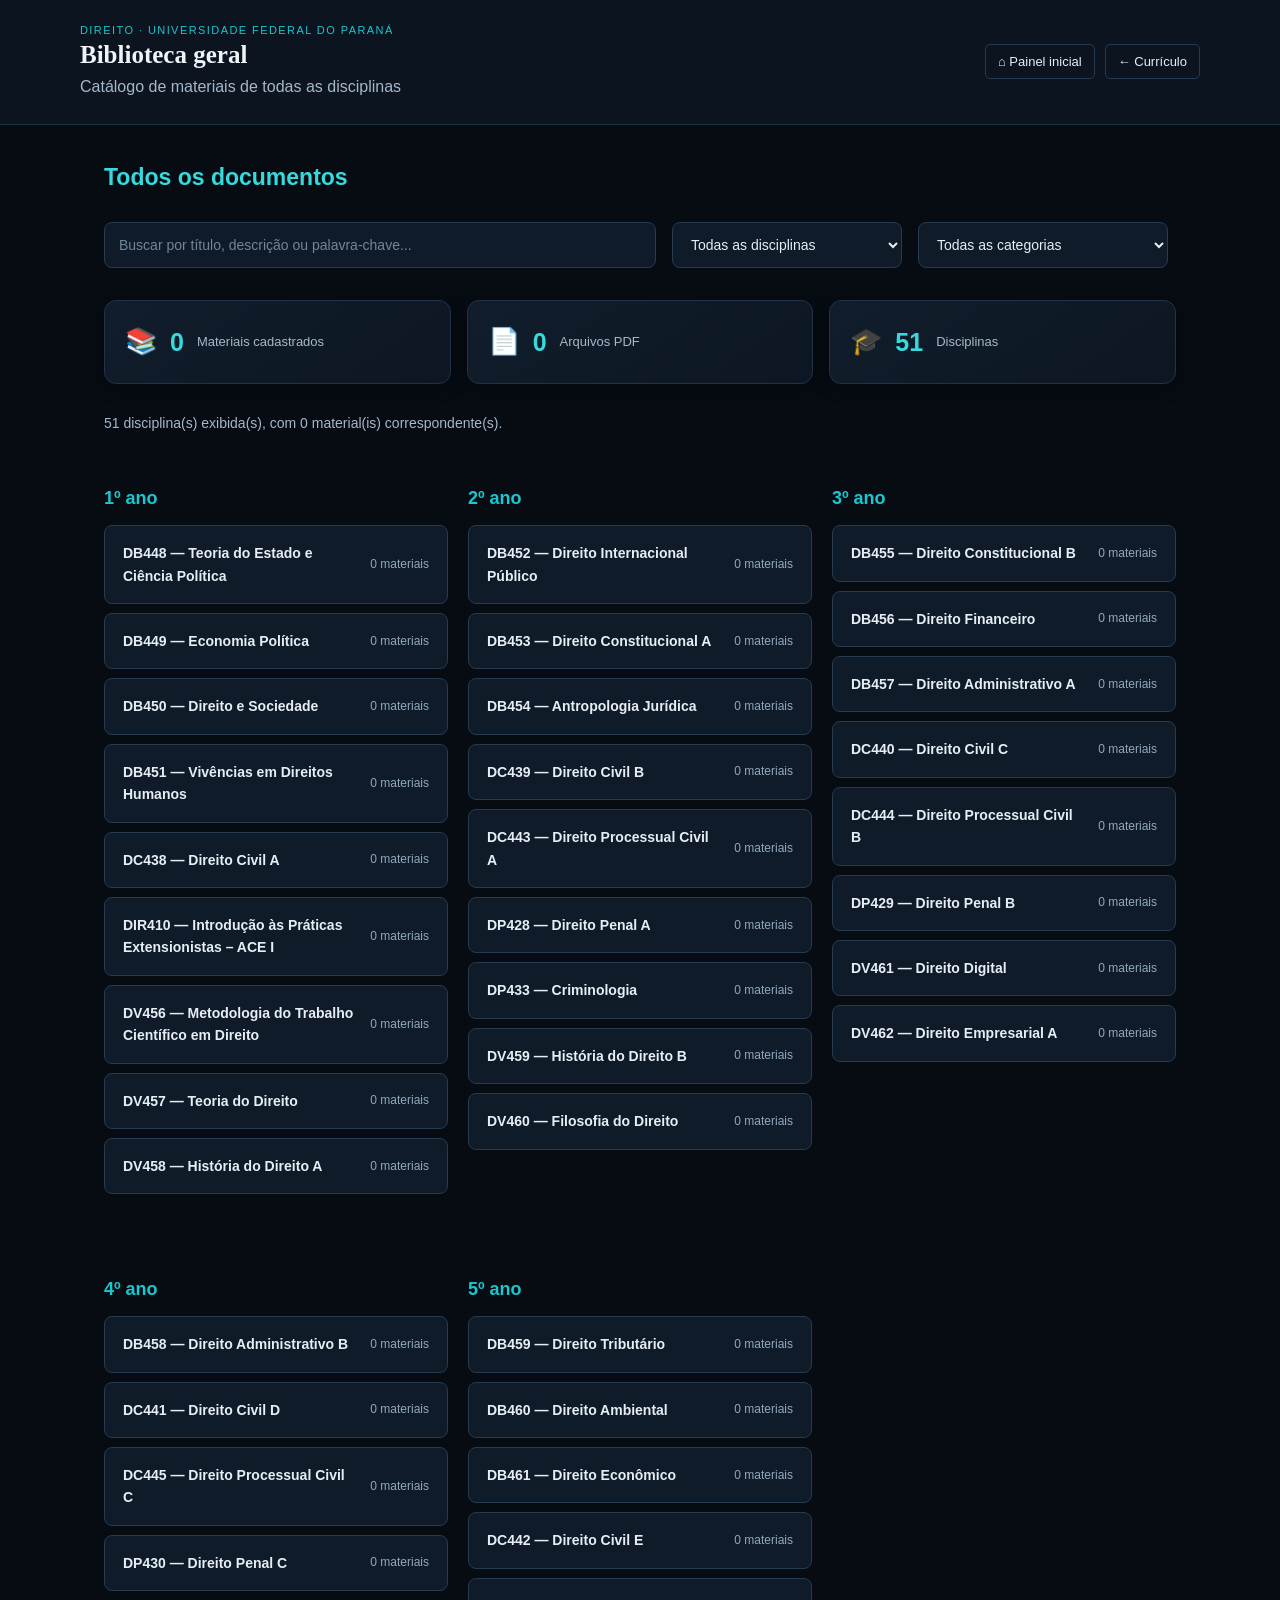
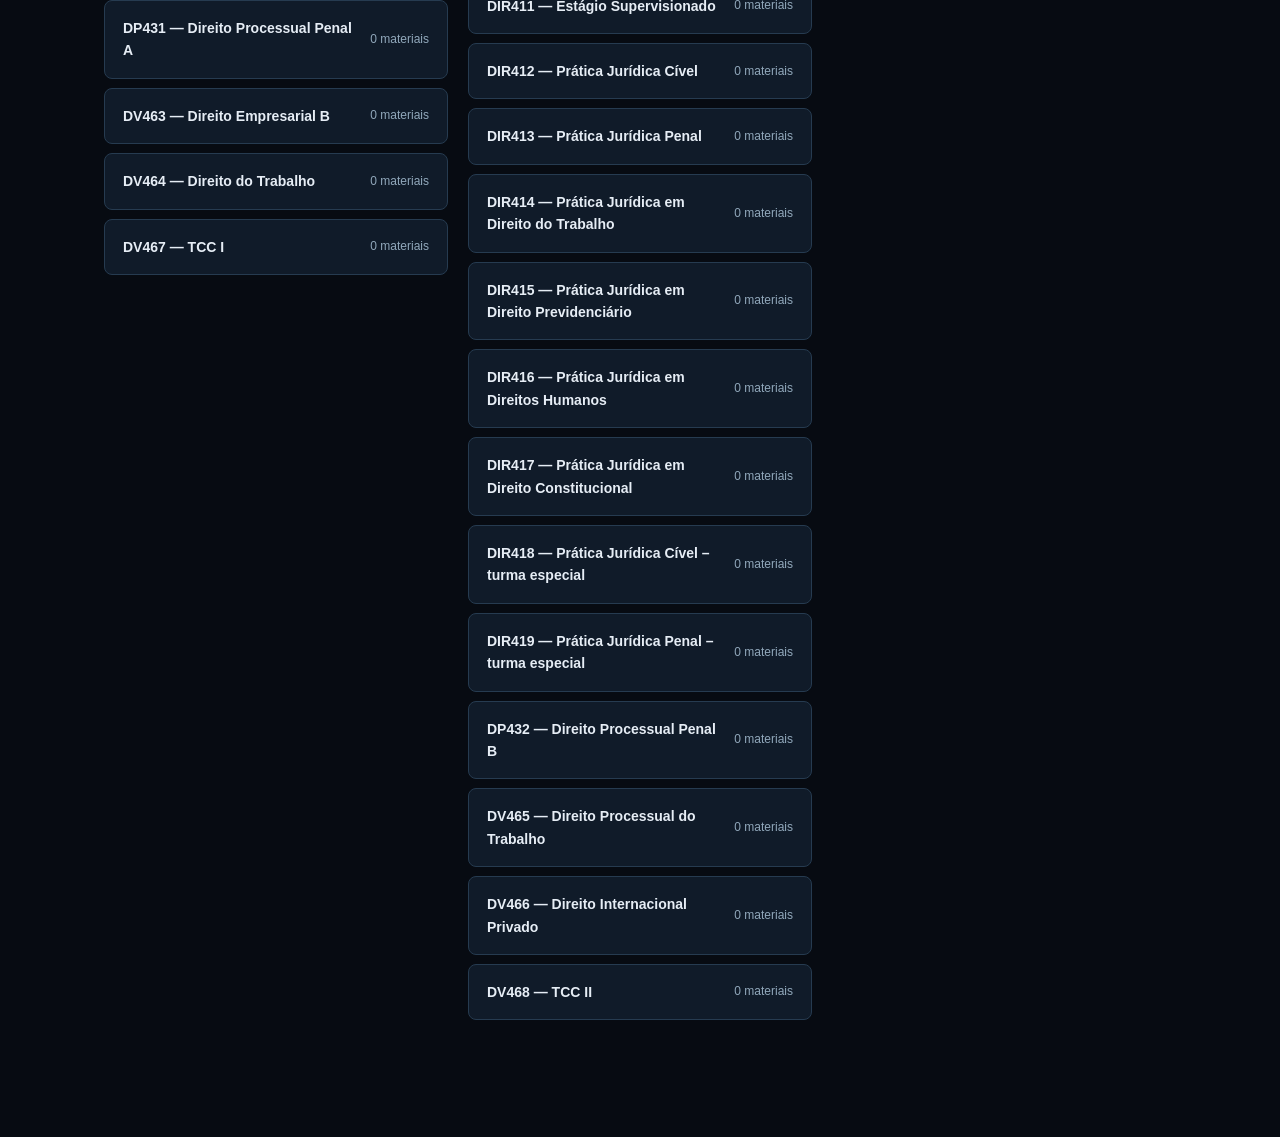
<file: biblioteca.html>
<!DOCTYPE html>
<html lang="pt-BR">

<head>
  <meta charset="UTF-8">
  <meta name="viewport" content="width=device-width, initial-scale=1">
  <title>Biblioteca de Direito</title>
  <link rel="stylesheet" href="direito.css?v=3">
  <style>

    /* Cartões compactos e expansíveis */
    body.pagina-biblioteca .documento {
      padding: 0;
      overflow: hidden;
      align-self: start;
    }
    body.pagina-biblioteca .documento:hover {
      transform: none;
    }
    body.pagina-biblioteca .documento-resumo {
      position: relative;
      display: block;
      cursor: pointer;
      list-style: none;
      padding: 17px 42px 17px 18px;
      min-height: 100px;
    }
    body.pagina-biblioteca .documento-resumo::-webkit-details-marker {
      display: none;
    }
    body.pagina-biblioteca .documento-resumo::after {
      content: "+";
      position: absolute;
      right: 18px;
      top: 18px;
      color: #36d9dc;
      font: 22px Arial, sans-serif;
    }
    body.pagina-biblioteca details[open] > .documento-resumo::after {
      content: "−";
    }
    body.pagina-biblioteca .documento-resumo h3 {
      margin: 0 0 9px;
      font-size: 17px;
      line-height: 1.35;
    }
    body.pagina-biblioteca .documento-resumo p {
      margin: 4px 0 0;
      color: #a5b8ca;
      font-size: 12px;
    }
    body.pagina-biblioteca .documento-categoria {
      color: #71869b !important;
    }
    body.pagina-biblioteca .documento-conteudo {
      padding: 0 18px 18px;
      border-top: 1px solid #1b3041;
    }
    body.pagina-biblioteca .documento-conteudo > p:first-child {
      margin-top: 14px;
    }

    body.pagina-biblioteca .grupo-ano-biblioteca { margin: 26px 0; }
    body.pagina-biblioteca .grupo-ano-biblioteca > h3 {
      color: #19c7ce; font-size: 18px; margin: 0 0 12px;
    }
    body.pagina-biblioteca .disciplina-catalogo {
      background: #101b29; border: 1px solid #263b50; border-radius: 8px;
      margin: 9px 0; overflow: hidden;
    }
    body.pagina-biblioteca .disciplina-catalogo-resumo {
      display: flex; justify-content: space-between; align-items: center;
      gap: 14px; padding: 16px 18px; cursor: pointer; list-style: none;
    }
    body.pagina-biblioteca .disciplina-catalogo-resumo::-webkit-details-marker { display:none; }
    body.pagina-biblioteca .disciplina-catalogo-resumo strong { color:#e6edf5; font-size:14px; }
    body.pagina-biblioteca .quantidade-materiais { color:#91a8bb; font-size:12px; white-space:nowrap; }
    body.pagina-biblioteca .disciplina-catalogo-conteudo {
      padding: 4px 18px 16px; border-top:1px solid #263b50;
    }
    body.pagina-biblioteca .material-catalogo {
      padding: 13px 0; border-bottom:1px solid #263b50;
    }
    body.pagina-biblioteca .material-catalogo:last-child { border-bottom:0; }
    body.pagina-biblioteca .material-catalogo h4 { margin:5px 0 7px; color:#e6edf5; }
    body.pagina-biblioteca .material-catalogo p { color:#a5b8ca; }
    @media(max-width:600px) {
      body.pagina-biblioteca .disciplina-catalogo-resumo { align-items:flex-start; flex-direction:column; gap:5px; }
    }

    body.pagina-biblioteca > header.cabecalho-biblioteca {
      padding: 24px max(24px, calc((100% - 1120px) / 2));
      text-align: left;
      background: #0c1420;
    }
    .cabecalho-conteudo {
      max-width: 1120px;
      margin: 0 auto;
      display: flex;
      justify-content: space-between;
      align-items: center;
      gap: 24px;
    }
    .cabecalho-biblioteca .sobretitulo {
      margin: 0 0 5px;
      color: #19c7ce;
      font: 11px Arial, sans-serif;
      letter-spacing: .13em;
    }
    body.pagina-biblioteca > header h1 {
      margin: 0;
      font: 700 25px Georgia, serif;
      letter-spacing: 0;
    }
    body.pagina-biblioteca > header p:last-child {
      margin: 5px 0 0;
    }
    .navegacao-biblioteca {
      display: flex;
      gap: 10px;
      flex-wrap: wrap;
    }
    .navegacao-biblioteca a {
      display: inline-block;
      padding: 9px 12px;
      border: 1px solid #263b50;
      border-radius: 5px;
      color: #e6edf5;
      font: 13px Arial, sans-serif;
      text-decoration: none;
    }
    .navegacao-biblioteca a:hover {
      border-color: #19c7ce;
      color: #36d9dc;
    }
    body.pagina-biblioteca .conteudo-principal {
      max-width: 1120px;
      margin: 34px auto;
      padding: 0 24px 48px;
    }
    .controles-biblioteca {
      display: flex;
      align-items: center;
      gap: 8px;
      flex-wrap: wrap;
    }
    .controles-biblioteca #busca {
      flex: 1 1 340px;
      width: auto;
      max-width: none;
    }
    @media(max-width:700px) {
      .cabecalho-conteudo { align-items:flex-start; flex-direction:column; }
      body.pagina-biblioteca > header.cabecalho-biblioteca { padding:22px 18px; }
      body.pagina-biblioteca .conteudo-principal { padding:0 16px 36px; margin:24px auto; }
      .controles-biblioteca #busca { flex-basis:100%; }
    }
  </style>

</head>

<body class="pagina-biblioteca">

  <header class="cabecalho-biblioteca">
    <div class="cabecalho-conteudo">
      <div>
        <p class="sobretitulo">DIREITO · UNIVERSIDADE FEDERAL DO PARANÁ</p>
        <h1>Biblioteca geral</h1>
        <p>Catálogo de materiais de todas as disciplinas</p>
      </div>
      <nav class="navegacao-biblioteca" aria-label="Navegação principal">
        <a href="index.html">⌂ Painel inicial</a>
        <a href="direito.html">← Currículo</a>
      </nav>
    </div>
  </header>

  <main id="inicio" class="conteudo-principal">

        <h2>Todos os documentos</h2>

        <!-- PESQUISA -->
        <div class="controles-biblioteca">
        <input
          type="search"
          id="busca"
          placeholder="Buscar por título, descrição ou palavra-chave..."
          aria-label="Buscar materiais"
        >

        <select id="filtro-disciplina">
          <option value="">Todas as disciplinas</option>
        </select>

        <select id="filtro-categoria" aria-label="Filtrar por categoria">
          <option value="">Todas as categorias</option>
        </select>
        </div>

        <!-- INDICADORES -->
        <div
          id="resumo-biblioteca"
          class="resumo-biblioteca">
        </div>

        <!-- ESTADO DA BIBLIOTECA -->
        <p id="estado" role="status">
          Carregando documentos...
        </p>

        <!-- LISTA DE MATERIAIS -->
        <section
          id="lista-documentos"
          class="lista-documentos">
        </section>

  </main>

  <script>

    async function carregarBiblioteca() {

      const busca = document.getElementById("busca");

      const filtroDisciplina =
        document.getElementById("filtro-disciplina");

      const filtroCategoria =
        document.getElementById("filtro-categoria");

      const lista =
        document.getElementById("lista-documentos");

      const estado =
        document.getElementById("estado");

      try {

        const [resposta, respostaEstrutura] = await Promise.all([
          fetch("./dados/catalogo_materiais.json"),
          fetch("./dados/estrutura.json")
        ]);

        if (!resposta.ok || !respostaEstrutura.ok) {
          throw new Error("Erro ao carregar os dados da biblioteca ou do currículo.");
        }

        const [catalogo, estrutura] = await Promise.all([
          resposta.json(),
          respostaEstrutura.json()
        ]);

        const todosDocumentos = Array.isArray(catalogo.materiais) ? catalogo.materiais : [];

        // A Biblioteca geral exibe somente disciplinas obrigatórias
        // cadastradas na estrutura curricular oficial.
        const disciplinasObrigatorias = (estrutura.disciplinas || [])
          .filter(d => String(d.categoria || "").toLowerCase() === "obrigatoria");

        const normalizar = valor => String(valor || "")
          .normalize("NFD")
          .replace(/[\u0300-\u036f]/g, "")
          .toLocaleLowerCase("pt-BR")
          .trim();

        const mapaDisciplinas = new Map(
          disciplinasObrigatorias.map(d => [normalizar(d.nome), d])
        );

        // Um registro só aparece na biblioteca quando estiver explicitamente
        // marcado como visível. Registros antigos sem esse campo continuam visíveis,
        // preservando compatibilidade com materiais já cadastrados.
        const documentos = todosDocumentos.filter(doc =>
          doc.visivel_biblioteca !== false &&
          mapaDisciplinas.has(normalizar(doc.disciplina))
        );

        const nomeComCodigo = nome => {
          const disciplina = mapaDisciplinas.get(normalizar(nome));
          return disciplina ? disciplina.codigo + " — " + disciplina.nome : nome;
        };

        // =====================================
        // INDICADORES DA BIBLIOTECA
        // =====================================

        function atualizarResumo() {

          const totalMateriais = documentos.length;

          // Conta cada caminho de PDF uma única vez em toda a biblioteca,
          // mesmo quando o mesmo arquivo aparece em mais de um campo ou registro.
          const totalPDFs = new Set(
            documentos.flatMap(doc => [
              ...(Array.isArray(doc.arquivos) ? doc.arquivos : []),
              doc.arquivo
            ]).filter(Boolean)
          ).size;

          const totalDisciplinas = disciplinasObrigatorias.length;

          const resumo =
            document.getElementById("resumo-biblioteca");

          resumo.replaceChildren();

          const indicadores = [
            {
              numero: totalMateriais,
              descricao: "Materiais cadastrados",
              icone: "📚"
            },
            {
              numero: totalPDFs,
              descricao: "Arquivos PDF",
              icone: "📄"
            },
            {
              numero: totalDisciplinas,
              descricao: "Disciplinas",
              icone: "🎓"
            }
          ];

          indicadores.forEach(indicador => {

            const cartao = document.createElement("div");
            cartao.className = "indicador-biblioteca";

            const icone = document.createElement("span");
            icone.className = "indicador-icone";
            icone.textContent = indicador.icone;

            const numero = document.createElement("strong");
            numero.className = "indicador-numero";
            numero.textContent = indicador.numero;

            const descricao = document.createElement("span");
            descricao.className = "indicador-descricao";
            descricao.textContent = indicador.descricao;

            cartao.append(icone, numero, descricao);

            resumo.appendChild(cartao);

          });

        }

        atualizarResumo();

        // =====================================
        // FILTROS E CATÁLOGO DE DISCIPLINAS
        // =====================================

        const disciplinas = [...disciplinasObrigatorias].sort((a, b) =>
          (Number(a.ano) || 99) - (Number(b.ano) || 99) ||
          (Number(a.ordem) || 99) - (Number(b.ordem) || 99) ||
          a.nome.localeCompare(b.nome, "pt-BR")
        );

        const categorias = [...new Set(
          documentos.map(doc => doc.categoria).filter(Boolean)
        )].sort();

        disciplinas.forEach(d => {
          const opcao = document.createElement("option");
          opcao.value = d.nome;
          opcao.textContent = d.codigo + " — " + d.nome;
          filtroDisciplina.appendChild(opcao);
        });

        categorias.forEach(nome => {
          const opcao = document.createElement("option");
          opcao.value = nome;
          opcao.textContent = nome;
          filtroCategoria.appendChild(opcao);
        });

        // =====================================
        // EXIBIÇÃO DE MATERIAIS — SOMENTE CONSULTA
        // =====================================

        function arquivosDoDocumento(doc) {
          return [...new Set([
            ...(Array.isArray(doc.arquivos) ? doc.arquivos : []),
            doc.arquivo
          ].filter(url =>
            typeof url === "string" &&
            /^https:\/\/(drive\.google\.com|docs\.google\.com)\//i.test(url)
          ))];
        }

        function criarCartaoMaterial(doc) {
          const cartao = document.createElement("article");
          cartao.className = "material-catalogo";

          const titulo = document.createElement("h4");
          titulo.textContent = doc.titulo || "Documento sem título";
          cartao.appendChild(titulo);

          const descricao = document.createElement("p");
          descricao.textContent = doc.descricao || "Sem descrição.";
          cartao.appendChild(descricao);

          if (doc.assunto) {
            const assunto = document.createElement("p");
            assunto.className = "material-assunto";
            assunto.textContent = "Assunto: " + doc.assunto;
            cartao.appendChild(assunto);
          }

          const arquivos = arquivosDoDocumento(doc);
          if (arquivos.length) {
            const listaArquivos = document.createElement("ul");
            listaArquivos.className = "lista-pdfs";

            arquivos.forEach((caminho, indice) => {
              const item = document.createElement("li");
              const abrir = document.createElement("a");
              abrir.href = caminho;
              abrir.textContent = "Abrir PDF " + (indice + 1);
              abrir.target = "_blank";
              abrir.rel = "noopener noreferrer";
              item.appendChild(abrir);

              listaArquivos.appendChild(item);
            });
            cartao.appendChild(listaArquivos);

          } else {
            const aviso = document.createElement("p");
            aviso.className = "sem-pdf";
            aviso.textContent = "PDF ainda não anexado.";
            cartao.appendChild(aviso);
          }

          return cartao;
        }

        // =====================================
        // EXIBE TODAS AS DISCIPLINAS OBRIGATÓRIAS
        // =====================================

        function exibirDocumentos() {
          const termo = normalizar(busca.value);
          const disciplinaSelecionada = filtroDisciplina.value;
          const categoriaSelecionada = filtroCategoria.value;
          lista.replaceChildren();

          const grupos = new Map();

          disciplinas.forEach(d => {
            const docsDaDisciplina = documentos.filter(doc =>
              normalizar(doc.disciplina) === normalizar(d.nome)
            );

            const docsFiltrados = docsDaDisciplina.filter(doc =>
              !categoriaSelecionada || doc.categoria === categoriaSelecionada
            );

            const textoDisciplina = normalizar([d.codigo, d.nome, d.descricao].join(" "));
            const docsCorrespondem = docsFiltrados.filter(doc =>
              normalizar([doc.titulo, doc.descricao, doc.categoria].join(" ")).includes(termo)
            );

            const correspondeBusca = !termo ||
              textoDisciplina.includes(termo) ||
              docsCorrespondem.length > 0;

            if (disciplinaSelecionada && d.nome !== disciplinaSelecionada) return;
            if (categoriaSelecionada && docsFiltrados.length === 0) return;
            if (!correspondeBusca) return;

            const ano = d.ano ? String(d.ano) + "º ano" : "Ano não informado";
            if (!grupos.has(ano)) grupos.set(ano, []);
            grupos.get(ano).push({
              disciplina: d,
              documentos: termo && !textoDisciplina.includes(termo)
                ? docsCorrespondem
                : docsFiltrados
            });
          });

          grupos.forEach((itens, ano) => {
            // Prioriza disciplinas com mais materiais correspondentes aos filtros atuais.
            // Em caso de empate, utiliza a ordem natural do código da disciplina.
            itens.sort((a, b) =>
              b.documentos.length - a.documentos.length ||
              String(a.disciplina.codigo || "").localeCompare(
                String(b.disciplina.codigo || ""),
                "pt-BR",
                { numeric: true, sensitivity: "base" }
              )
            );

            const secao = document.createElement("section");
            secao.className = "grupo-ano-biblioteca";

            const tituloAno = document.createElement("h3");
            tituloAno.textContent = ano;
            secao.appendChild(tituloAno);

            itens.forEach(({ disciplina: d, documentos: docs }) => {
              const cartao = document.createElement("details");
              cartao.className = "disciplina-catalogo";

              const resumo = document.createElement("summary");
              resumo.className = "disciplina-catalogo-resumo";

              const nome = document.createElement("strong");
              nome.textContent = d.codigo + " — " + d.nome;

              const quantidade = document.createElement("span");
              quantidade.className = "quantidade-materiais";
              quantidade.textContent = docs.length + (docs.length === 1 ? " material" : " materiais");

              resumo.append(nome, quantidade);
              cartao.appendChild(resumo);

              const conteudo = document.createElement("div");
              conteudo.className = "disciplina-catalogo-conteudo";

              if (docs.length) {
                docs.forEach(doc => conteudo.appendChild(criarCartaoMaterial(doc)));
              } else {
                const vazio = document.createElement("p");
                vazio.textContent = "Nenhum material cadastrado para esta disciplina.";
                conteudo.appendChild(vazio);
              }

              cartao.appendChild(conteudo);
              secao.appendChild(cartao);
            });

            lista.appendChild(secao);
          });

          const totalDisciplinasExibidas = [...grupos.values()].reduce((total, itens) => total + itens.length, 0);
          const totalMateriaisExibidos = [...grupos.values()].reduce((total, itens) =>
            total + itens.reduce((soma, item) => soma + item.documentos.length, 0), 0);

          estado.textContent = totalDisciplinasExibidas
            ? totalDisciplinasExibidas + " disciplina(s) exibida(s), com " + totalMateriaisExibidos + " material(is) correspondente(s)."
            : "Nenhuma disciplina encontrada com esses filtros.";
        }

        // =====================================
        // LIMPAR FILTROS
        // =====================================

        function limparFiltros(secao) {

          busca.value = "";
          filtroDisciplina.value = "";
          filtroCategoria.value = "";

          exibirDocumentos();

        }

        // =====================================
        // EVENTOS DOS FILTROS
        // =====================================

        busca.addEventListener("input", () => {

          exibirDocumentos();

        });

        filtroDisciplina.addEventListener("change", () => {

          exibirDocumentos();

        });

        filtroCategoria.addEventListener("change", () => {

          exibirDocumentos();

        });

        // =====================================
        // INICIALIZAÇÃO
        // =====================================

        exibirDocumentos();

      } catch (erro) {

        console.error(erro);

        estado.textContent =
          "Erro ao carregar a biblioteca. Verifique dados/catalogo_materiais.json e dados/estrutura.json.";

      }

    }

    carregarBiblioteca();

  </script>

</body>
</html>
</file>
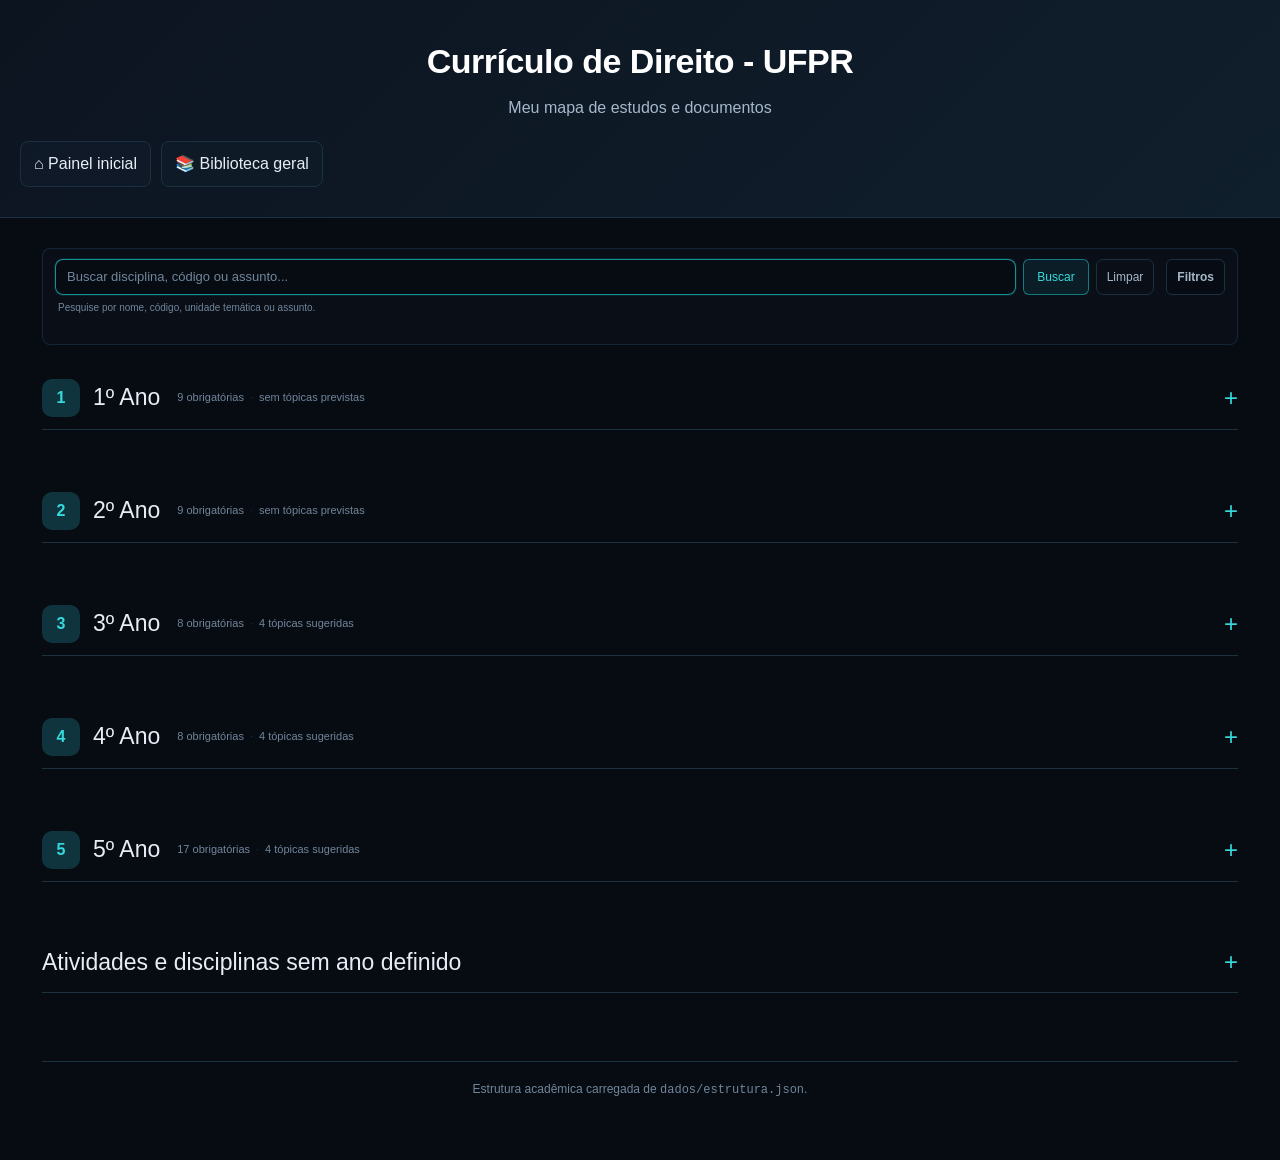
<file: direito.html>
<!DOCTYPE html>
<html lang="pt-BR">
<head>
  <meta charset="UTF-8">
  <meta name="viewport" content="width=device-width, initial-scale=1">
  <meta name="description" content="Currículo de Direito da UFPR organizado para acompanhar meus estudos e acessar os materiais de cada disciplina.">
  <title>Currículo de Direito - UFPR</title>
  <link rel="stylesheet" href="direito.css">
  <style>
    /* Estilos exclusivos do currículo: preservam os estilos globais e não alteram a biblioteca. */
    body.pagina-curriculo {
      --fundo: #070b12;
      --fundo-secundario: #0c1420;
      --superficie: #101b29;
      --superficie-hover: #172638;
      --borda: #1b3041;
      --azul: #19c7ce;
      --azul-claro: #36d9dc;
      --azul-fundo: #10343d;
      --texto: #e6edf5;
      --texto-secundario: #a5b8ca;
      --texto-suave: #71869b;
      background: var(--fundo);
      color: var(--texto);
    }

    .pagina-curriculo > header {
      background: linear-gradient(135deg, #0c1420, #101f2c);
      border-bottom: 1px solid var(--borda);
      padding: 34px 20px 30px;
    }

    .cabecalho-curriculo {
      max-width: 1240px;
      margin: 0 auto;
    }

    .cabecalho-curriculo h1 {
      font-size: clamp(25px, 3vw, 34px);
      letter-spacing: -0.5px;
    }

    .cabecalho-curriculo p {
      margin: 7px 0 0;
      color: var(--texto-secundario);
    }

    .atalhos-curriculo {
      display: flex;
      flex-wrap: wrap;
      gap: 10px;
      margin-top: 20px;
    }

    .atalhos-curriculo a {
      display: inline-flex;
      align-items: center;
      gap: 8px;
      padding: 9px 13px;
      border: 1px solid var(--borda);
      border-radius: 8px;
      background: rgba(16, 27, 41, .8);
      color: var(--texto);
      text-decoration: none;
      transition: .2s ease;
    }

    .atalhos-curriculo a:hover {
      border-color: var(--azul);
      color: var(--azul-claro);
      background: var(--superficie-hover);
    }

    .pagina-curriculo main {
      max-width: 1240px;
      margin: 30px auto 60px;
    }

    .introducao-curriculo {
      margin: 0 0 30px;
      color: var(--texto-secundario);
      max-width: 760px;
    }

    .ano-curriculo,
    .secao-sem-ano {
      margin: 34px 0 42px;
    }

    .titulo-ano,
    .titulo-sem-ano {
      display: flex;
      align-items: center;
      gap: 13px;
      margin: 0 0 20px;
      padding-bottom: 12px;
      border-bottom: 1px solid var(--borda);
      color: var(--texto);
      font-size: 23px;
    }

    /* Cada ano funciona como um painel expansível independente. */
    .titulo-ano {
      list-style: none;
      cursor: pointer;
      user-select: none;
    }

    .titulo-ano::-webkit-details-marker,
    .titulo-sem-ano::-webkit-details-marker {
      display: none;
    }

    .titulo-ano::after,
    .titulo-sem-ano::after {
      content: "+";
      margin-left: auto;
      color: var(--azul-claro);
      font: 24px Arial, sans-serif;
    }

    .ano-curriculo[open] > .titulo-ano::after,
    .secao-sem-ano[open] > .titulo-sem-ano::after {
      content: "−";
    }

    .titulo-sem-ano {
      list-style: none;
      cursor: pointer;
      user-select: none;
    }

    .titulo-sem-ano:hover {
      color: var(--azul-claro);
    }

    .conteudo-secao-sem-ano {
      padding-top: 1px;
    }

    .titulo-ano:hover {
      color: var(--azul-claro);
    }

    .resumo-contagens-ano {
      display: inline-flex;
      flex-wrap: wrap;
      align-items: center;
      gap: 6px;
      margin-left: 4px;
      color: var(--texto-suave);
      font-size: 11px;
      font-weight: 400;
      letter-spacing: 0;
    }

    .resumo-contagens-ano .separador-contagens {
      color: var(--borda);
    }

    .titulo-ano .numero-ano {
      display: inline-grid;
      place-items: center;
      width: 38px;
      height: 38px;
      border-radius: 10px;
      background: var(--azul-fundo);
      color: var(--azul-claro);
      font-size: 16px;
      font-weight: 700;
    }

    .grupo-categoria {
      margin: 22px 0 26px;
    }

    .titulo-categoria {
      margin: 0 0 12px;
      color: var(--texto-secundario);
      font-size: 15px;
      font-weight: 700;
      letter-spacing: .2px;
    }

    .grade-disciplinas {
      display: grid;
      grid-template-columns: repeat(3, minmax(0, 1fr));
      gap: 14px;
    }

    .cartao-disciplina-wrapper {
      display: flex;
      flex-direction: column;
      gap: 7px;
      min-width: 0;
    }

    .indicador-ordem-disciplina {
      align-self: flex-start;
      color: var(--texto-suave);
      font-size: 10px;
      font-weight: 700;
      font-variant-numeric: tabular-nums;
      letter-spacing: .5px;
      line-height: 1.2;
    }

    .controle-status-disciplina {
      display: flex;
      align-items: center;
      flex-wrap: wrap;
      gap: 8px;
    }

    .seletor-status-disciplina {
      max-width: 150px;
      padding: 5px 8px;
      border: 1px solid var(--borda);
      border-radius: 6px;
      background: var(--fundo-secundario);
      color: var(--texto-secundario);
      font-size: 11px;
    }

    .acao-status-disciplina {
      align-self: flex-start;
      border: 0;
      padding: 4px 2px;
      background: transparent;
      color: var(--azul-claro);
      font: 11px Arial, sans-serif;
      text-decoration: underline;
      text-underline-offset: 3px;
      cursor: pointer;
    }

    .acao-status-disciplina[hidden] {
      display: none;
    }

    .acao-status-disciplina:hover {
      color: #fff;
    }


    /* Cartões de disciplinas expansíveis */
    .cartao-disciplina {
      display: block;
      min-height: 0;
      padding: 0;
      overflow: hidden;
      cursor: default;
    }

    .resumo-cartao-disciplina {
      display: block;
      padding: 16px 18px;
      list-style: none;
      cursor: pointer;
    }

    .resumo-cartao-disciplina::-webkit-details-marker {
      display: none;
    }

    .resumo-cartao-disciplina::after {
      content: "+";
      float: right;
      margin: -27px 2px 0 10px;
      color: var(--azul-claro);
      font: 22px Arial, sans-serif;
    }

    .cartao-disciplina[open] > .resumo-cartao-disciplina::after {
      content: "−";
    }

    .resumo-cartao-disciplina .cartao-topo {
      padding-right: 24px;
    }

    .descricao-disciplina {
      margin: 9px 0 0;
      color: var(--texto-secundario);
      font-size: 12px;
      line-height: 1.5;
    }

    .link-informacoes-pedagogicas {
      color: var(--azul-claro);
      text-decoration: underline;
      text-underline-offset: 3px;
      cursor: pointer;
    }

    .link-informacoes-pedagogicas:hover {
      color: var(--destaque);
    }

    .conteudo-cartao-disciplina {
      padding: 0 18px 16px;
      border-top: 1px solid var(--borda);
    }

    .ficha-pedagogica {
      margin-top: 12px;
      border: 1px solid var(--borda);
      border-radius: 8px;
      background: rgba(255,255,255,.015);
      overflow: hidden;
    }

    .ficha-pedagogica > summary,
    .ficha-campo > summary {
      list-style: none;
      cursor: pointer;
    }

    .ficha-pedagogica > summary::-webkit-details-marker,
    .ficha-campo > summary::-webkit-details-marker { display: none; }

    .ficha-pedagogica > summary {
      padding: 10px 12px;
      color: var(--azul-claro);
      font-size: 12px;
      font-weight: 700;
    }

    .ficha-pedagogica > summary::after,
    .ficha-campo > summary::after {
      content: "+";
      float: right;
      color: var(--azul-claro);
      font-size: 15px;
      line-height: 1;
    }

    .ficha-pedagogica[open] > summary::after,
    .ficha-campo[open] > summary::after { content: "−"; }

    .ficha-pedagogica-conteudo {
      padding: 0 10px 10px;
      border-top: 1px solid var(--borda);
    }

    .cronograma-previsto .ficha-pedagogica-conteudo {
      padding: 10px 11px 12px;
    }

    .atividade-cronograma {
      padding: 12px 0;
      border-bottom: 1px solid var(--borda);
    }

    .atividade-cronograma:last-child {
      border-bottom: 0;
      padding-bottom: 4px;
    }

    .atividade-cronograma-cabecalho {
      display: flex;
      align-items: center;
      justify-content: space-between;
      flex-wrap: wrap;
      gap: 7px;
      margin-bottom: 7px;
    }

    .atividade-cronograma-tipo {
      display: inline-flex;
      align-items: center;
      padding: 3px 8px;
      border: 1px solid rgba(47, 213, 211, .28);
      border-radius: 20px;
      background: rgba(47, 213, 211, .09);
      color: var(--azul-claro);
      font-size: 10px;
      font-weight: 700;
      letter-spacing: .03em;
      text-transform: uppercase;
    }

    .atividade-cronograma-data {
      color: var(--texto-secundario);
      font-size: 11px;
      font-weight: 600;
      white-space: nowrap;
    }

    .atividade-cronograma-linha-titulo {
      display: flex;
      align-items: flex-start;
      justify-content: space-between;
      gap: 8px;
    }

    .atividade-cronograma-titulo {
      margin: 0;
      color: var(--texto);
      font-size: 14px;
      line-height: 1.4;
      font-weight: 700;
      flex: 1;
      min-width: 0;
    }

    .atividade-cronograma-peso {
      flex: 0 0 auto;
      display: inline-flex;
      align-items: center;
      padding: 3px 8px;
      border: 1px solid rgba(244, 199, 92, .35);
      border-radius: 20px;
      background: rgba(194, 145, 35, .13);
      color: #f2d17e;
      font-size: 10px;
      line-height: 1.3;
      font-weight: 700;
      white-space: nowrap;
    }

    .atividade-cronograma-observacao {
      margin: 6px 0 0;
      color: var(--texto-secundario);
      font-size: 12px;
      line-height: 1.5;
    }

    .importacao-cronograma {
      margin-top: 12px;
      padding-top: 10px;
      border-top: 1px solid var(--borda);
    }

    .importacao-cronograma label {
      display: block;
      margin-bottom: 6px;
      color: var(--texto-secundario);
      font-size: 11px;
      font-weight: 600;
    }

    .importacao-cronograma textarea {
      box-sizing: border-box;
      width: 100%;
      min-height: 150px;
      padding: 9px;
      border: 1px solid var(--borda);
      border-radius: 7px;
      background: var(--fundo-secundario);
      color: var(--texto);
      font: 11px/1.5 ui-monospace, SFMono-Regular, Consolas, monospace;
      resize: vertical;
    }

    .botao-validar-cronograma {
      display: block;
      width: 100%;
      box-sizing: border-box;
      margin-top: 9px;
      padding: 9px 12px;
      border: 0;
      border-radius: 7px;
      background: var(--azul);
      color: #061116;
      font-weight: 700;
      text-align: center;
      cursor: pointer;
    }

    .botao-validar-cronograma + .botao-validar-cronograma {
      background: transparent;
      border: 1px solid var(--azul);
      color: var(--azul-claro);
    }

    .resultado-validacao-cronograma {
      margin-top: 9px;
      color: var(--texto-secundario);
      font-size: 11px;
      line-height: 1.5;
      white-space: pre-line;
    }

    .resultado-validacao-cronograma.erro { color: #ff9b9b; }
    .resultado-validacao-cronograma.sucesso { color: var(--azul-claro); }

    .ficha-campo {
      border-bottom: 1px solid var(--borda);
    }

    .ficha-campo:last-of-type { border-bottom: 0; }

    .ficha-campo > summary {
      padding: 9px 2px;
      color: var(--texto-secundario);
      font-size: 11px;
      font-weight: 600;
    }

    .ficha-campo > p {
      margin: 0 2px 11px;
      color: var(--texto);
      font-size: 11px;
      line-height: 1.6;
      white-space: pre-line;
    }

    .ficha-fonte {
      display: inline-block;
      margin-top: 9px;
      font-size: 10px;
      color: var(--texto-suave);
    }

    .conteudo-cartao-disciplina .painel-progresso-disciplina {
      margin-top: 12px;
    }

    .conteudo-cartao-disciplina .indicador-acesso {
      display: inline-block;
      margin-top: 12px;
      text-decoration: none;
    }

    .resumo-cartao-disciplina:focus-visible {
      outline: 2px solid var(--azul-claro);
      outline-offset: -3px;
    }

    .cartao-disciplina {
      position: relative;
      display: flex;
      flex-direction: column;
      min-height: 132px;
      padding: 17px 18px 15px;
      border: 1px solid var(--borda);
      border-left: 3px solid var(--azul);
      border-radius: 10px;
      background: var(--superficie);
      color: var(--texto);
      text-decoration: none;
      transition: background .18s ease, border-color .18s ease, transform .18s ease;
    }

    .cartao-disciplina:hover {
      transform: translateY(-2px);
      border-color: var(--azul);
      background: var(--superficie-hover);
      color: #fff;
    }

    .cartao-disciplina:focus-visible,
    .atalhos-curriculo a:focus-visible,
    .botao-tentar-novamente:focus-visible {
      outline: 2px solid var(--azul-claro);
      outline-offset: 3px;
    }

    .cartao-topo {
      display: flex;
      align-items: flex-start;
      justify-content: space-between;
      gap: 10px;
    }

    .nome-disciplina {
      margin: 0;
      font-size: 15px;
      line-height: 1.45;
      font-weight: 700;
    }

    .codigo-disciplina {
      display: block;
      width: fit-content;
      margin: 0 0 7px;
      color: var(--azul-claro);
      font-size: 10px;
      font-weight: 700;
      letter-spacing: .65px;
      line-height: 1.3;
      text-transform: uppercase;
    }

    .situacao-disciplina {
      flex: 0 0 auto;
      padding: 3px 8px;
      border: 1px solid #66552c;
      border-radius: 20px;
      background: #332b19;
      color: #e8c978;
      font-size: 10px;
      line-height: 1.5;
      white-space: nowrap;
    }

    .situacao-disciplina.ativa {
      border-color: #245b50;
      background: #12372f;
      color: #83d8bd;
    }

    .situacao-disciplina.inativa {
      border-color: #5a3941;
      background: #321e25;
      color: #e7a0aa;
    }

    .etiquetas-disciplina {
      display: flex;
      flex-wrap: wrap;
      justify-content: flex-end;
      align-items: center;
      gap: 5px;
      flex: 0 0 auto;
    }

    .indicador-inicio {
      padding: 3px 8px;
      border: 1px solid #465568;
      border-radius: 20px;
      background: #202d3b;
      color: #b8c7d6;
      font-size: 10px;
      line-height: 1.5;
      white-space: nowrap;
    }

    .indicador-inicio.iniciada {
      border-color: #245b50;
      background: #12372f;
      color: #83d8bd;
    }

    .indicador-acesso {
      margin-top: auto;
      padding-top: 12px;
      color: var(--azul-claro);
      font-size: 11px;
    }

    .painel-progresso-disciplina {
      display: grid;
      gap: 9px;
      margin-top: 13px;
      padding-top: 11px;
      border-top: 1px solid var(--borda);
    }

    .distribuicao-situacao {
      color: var(--texto-secundario);
      font-size: 10px;
      line-height: 1.5;
    }

    .linha-percentual {
      display: grid;
      grid-template-columns: 1fr auto;
      gap: 5px 10px;
      align-items: center;
      color: var(--texto-secundario);
      font-size: 10px;
    }

    .linha-percentual strong {
      color: var(--texto);
      font-size: 10px;
      font-variant-numeric: tabular-nums;
    }

    .barra-percentual {
      grid-column: 1 / -1;
      height: 5px;
      overflow: hidden;
      border-radius: 10px;
      background: #243445;
    }

    .barra-percentual span {
      display: block;
      height: 100%;
      border-radius: inherit;
      background: var(--azul);
    }

    .cartao-topico-previsto {
      min-height: 132px;
      padding: 17px 18px;
      border: 1px dashed #28515a;
      border-radius: 10px;
      background: rgba(16, 52, 61, .32);
    }

    .cartao-topico-previsto strong {
      display: block;
      margin-bottom: 8px;
      color: var(--azul-claro);
      font-size: 15px;
    }

    .cartao-topico-previsto p {
      margin: 0;
      color: var(--texto-secundario);
      font-size: 13px;
    }

    .resumo-topicas {
      display: flex;
      flex-wrap: wrap;
      gap: 8px 18px;
      margin-top: 12px;
      color: var(--texto-secundario);
      font-size: 12px;
    }

    .estado-carregamento,
    .estado-erro,
    .estado-vazio {
      padding: 22px;
      border: 1px solid var(--borda);
      border-radius: 10px;
      background: var(--superficie);
      color: var(--texto-secundario);
    }

    .estado-erro {
      border-color: #684047;
      color: #efb1b8;
    }

    .botao-tentar-novamente {
      display: inline-block;
      margin-top: 12px;
      padding: 9px 13px;
      border: 1px solid var(--azul);
      border-radius: 7px;
      background: var(--azul-fundo);
      color: var(--azul-claro);
      cursor: pointer;
      font: inherit;
    }

    .rodape-curriculo {
      margin-top: 48px;
      padding-top: 18px;
      border-top: 1px solid var(--borda);
      color: var(--texto-suave);
      font-size: 12px;
      text-align: center;
    }


    .busca-curriculo,
    .painel-filtros-disciplinas {
      margin: 0 0 14px;
      padding: 0;
      border: 1px solid var(--borda);
      border-radius: 10px;
      background: var(--superficie);
      overflow: hidden;
    }

    .gatilho-painel-curriculo {
      display: flex;
      align-items: center;
      gap: 10px;
      padding: 15px 18px;
      color: var(--texto);
      font-weight: 700;
      cursor: pointer;
      list-style: none;
      user-select: none;
    }

    .gatilho-painel-curriculo::-webkit-details-marker {
      display: none;
    }

    .gatilho-painel-curriculo::before {
      content: "+";
      display: inline-grid;
      place-items: center;
      width: 22px;
      height: 22px;
      border: 1px solid var(--borda);
      border-radius: 6px;
      color: var(--azul-claro);
      font-size: 17px;
      line-height: 1;
    }

    details[open] > .gatilho-painel-curriculo::before {
      content: "−";
    }

    .gatilho-painel-curriculo:hover {
      background: var(--superficie-hover);
      color: var(--azul-claro);
    }

    .gatilho-painel-curriculo:focus-visible {
      outline: 2px solid var(--azul-claro);
      outline-offset: -3px;
    }

    .conteudo-painel-curriculo {
      padding: 0 18px 18px;
    }

    .busca-curriculo label {
      display: block;
      margin-bottom: 9px;
      color: var(--texto);
      font-weight: 700;
    }

    .campo-busca-curriculo {
      display: block;
      width: 100%;
      box-sizing: border-box;
      padding: 12px 14px;
      border: 1px solid var(--borda);
      border-radius: 8px;
      background: var(--fundo-secundario);
      color: var(--texto);
      font: inherit;
    }

    .campo-busca-curriculo:focus {
      outline: 2px solid var(--azul-claro);
      outline-offset: 2px;
    }

    .ajuda-busca-curriculo {
      margin: 8px 0 0;
      color: var(--texto-suave);
      font-size: 12px;
    }

    .acoes-busca-curriculo,
    .acoes-filtros-disciplinas {
      display: flex;
      flex-wrap: wrap;
      gap: 8px;
      margin-top: 12px;
    }

    .botao-aplicar-curriculo {
      padding: 9px 14px;
      border: 1px solid var(--azul);
      border-radius: 7px;
      background: var(--azul-fundo);
      color: var(--azul-claro);
      font: inherit;
      font-size: 13px;
      font-weight: 700;
      cursor: pointer;
    }

    .botao-aplicar-curriculo:hover {
      background: var(--superficie-hover);
    }

    .botao-aplicar-curriculo:focus-visible,
    .botao-limpar-busca:focus-visible {
      outline: 2px solid var(--azul-claro);
      outline-offset: 2px;
    }

    .botao-limpar-busca {
      padding: 9px 12px;
      border: 1px solid var(--borda);
      border-radius: 7px;
      background: transparent;
      color: var(--texto-secundario);
      font: inherit;
      font-size: 13px;
      cursor: pointer;
    }

    /* O atributo hidden deve prevalecer sobre os estilos de layout flex/grid. */
    .filtros-busca-curriculo[hidden],
    .resultados-busca-curriculo[hidden],
    .indicador-filtros-ativos[hidden] {
      display: none !important;
    }

    .filtros-busca-curriculo {
      display: flex;
      flex-wrap: wrap;
      gap: 8px;
      margin-top: 14px;
    }

    .filtro-busca-curriculo {
      padding: 7px 12px;
      border: 1px solid var(--borda);
      border-radius: 20px;
      background: var(--fundo-secundario);
      color: var(--texto-secundario);
      font: inherit;
      font-size: 12px;
      cursor: pointer;
    }

    .filtro-busca-curriculo:hover,
    .filtro-busca-curriculo[aria-pressed="true"] {
      border-color: var(--azul);
      background: var(--azul-fundo);
      color: var(--azul-claro);
    }

    .filtro-busca-curriculo:focus-visible {
      outline: 2px solid var(--azul-claro);
      outline-offset: 2px;
    }

    .painel-filtros-disciplinas {
      background: var(--fundo-secundario);
    }

    .cabecalho-filtros-disciplinas {
      display: flex;
      align-items: center;
      justify-content: flex-end;
      gap: 12px;
      margin-bottom: 12px;
    }

    .cabecalho-filtros-disciplinas h2 {
      margin: 0;
      color: var(--texto);
      font-size: 16px;
    }

    .grade-filtros-disciplinas {
      display: grid;
      grid-template-columns: repeat(3, minmax(0, 1fr));
      gap: 12px;
    }

    .grade-filtros-disciplinas label {
      display: grid;
      gap: 6px;
      color: var(--texto-secundario);
      font-size: 12px;
      font-weight: 600;
    }

    .grade-filtros-disciplinas select {
      width: 100%;
      min-width: 0;
      box-sizing: border-box;
      padding: 9px 10px;
      border: 1px solid var(--borda);
      border-radius: 7px;
      background: var(--fundo);
      color: var(--texto);
      font: inherit;
      font-size: 13px;
    }

    .grade-filtros-disciplinas select:focus-visible,
    .botao-limpar-filtros:focus-visible {
      outline: 2px solid var(--azul-claro);
      outline-offset: 2px;
    }

    .acoes-filtros-disciplinas {
      display: flex;
      align-items: center;
      justify-content: flex-start;
      flex-wrap: wrap;
      gap: 8px;
      margin-top: 12px;
    }

    .acoes-filtros-disciplinas .botao-aplicar-curriculo,
    .acoes-filtros-disciplinas .botao-limpar-filtros {
      min-height: 36px;
      padding: 7px 11px;
      font-size: 12px;
    }

    .botao-limpar-filtros {
      padding: 9px 12px;
      border: 1px solid var(--borda);
      border-radius: 7px;
      background: transparent;
      color: var(--texto-secundario);
      font: inherit;
      font-size: 13px;
      cursor: pointer;
    }

    .resumo-filtros-disciplinas {
      margin: 10px 0 0;
      color: var(--texto-suave);
      font-size: 12px;
    }

    @media (max-width: 700px) {
      .grade-filtros-disciplinas { grid-template-columns: 1fr; }
      .painel-filtros-disciplinas { padding: 12px; }
    }

    .resultados-busca-curriculo {
      display: grid;
      gap: 9px;
      margin-top: 14px;
    }

    .resultado-busca-curriculo {
      display: block;
      padding: 12px 14px;
      border: 1px solid var(--borda);
      border-radius: 8px;
      background: var(--fundo-secundario);
      color: var(--texto);
      text-decoration: none;
    }

    .resultado-busca-curriculo:hover {
      border-color: var(--azul);
      background: var(--superficie-hover);
    }

    /* Garante que o atributo hidden prevaleça sobre display: block. */
    .resultado-busca-curriculo[hidden] {
      display: none;
    }

    .tipo-resultado-busca {
      display: block;
      margin-bottom: 4px;
      color: var(--azul-claro);
      font-size: 11px;
      font-weight: 700;
      text-transform: uppercase;
      letter-spacing: .3px;
    }

    .nome-resultado-busca {
      display: block;
      font-weight: 700;
      line-height: 1.45;
    }

    .contexto-resultado-busca {
      display: block;
      margin-top: 4px;
      color: var(--texto-secundario);
      font-size: 12px;
      line-height: 1.5;
    }

    .mensagem-busca-curriculo {
      margin: 0;
      color: var(--texto-secundario);
      font-size: 13px;
    }

    @media (max-width: 900px) {
      .grade-disciplinas { grid-template-columns: repeat(2, minmax(0, 1fr)); }
    }

    @media (max-width: 600px) {
      .pagina-curriculo > header { padding: 26px 16px; }
      .pagina-curriculo main { padding: 0 16px; }
      .grade-disciplinas { grid-template-columns: 1fr; }
      .titulo-ano, .titulo-sem-ano { font-size: 20px; }
    }

    /* Ajustes finais dos cartões expansíveis */
    .cartao-disciplina {
      display: block;
      min-height: 0;
      padding: 0;
      overflow: hidden;
      cursor: default;
    }
    .resumo-cartao-disciplina {
      display: block;
      padding: 16px 18px;
      list-style: none;
      cursor: pointer;
    }
    .resumo-cartao-disciplina::-webkit-details-marker { display: none; }
    .resumo-cartao-disciplina::after {
      content: "+";
      float: right;
      margin: -27px 2px 0 10px;
      color: var(--azul-claro);
      font: 22px Arial, sans-serif;
    }
    .cartao-disciplina[open] > .resumo-cartao-disciplina::after { content: "−"; }
    .resumo-cartao-disciplina .cartao-topo { padding-right: 24px; }
    .descricao-disciplina {
      margin: 9px 0 0;
      color: var(--texto-secundario);
      font-size: 12px;
      line-height: 1.5;
    }
    .conteudo-cartao-disciplina {
      padding: 0 18px 16px;
      border-top: 1px solid var(--borda);
    }
    .conteudo-cartao-disciplina .painel-progresso-disciplina { margin-top: 12px; }
    .conteudo-cartao-disciplina .indicador-acesso {
      display: inline-block;
      margin-top: 12px;
      text-decoration: none;
    }
    .resumo-cartao-disciplina:focus-visible {
      outline: 2px solid var(--azul-claro);
      outline-offset: -3px;
    }

    /* Destaque visual das disciplinas administrativamente ativas. */
    .cartao-disciplina.disciplina-ativa {
      border: 1px solid #16c7bd;
      border-left: 4px solid #22e0cf;
      background: linear-gradient(125deg, rgba(10, 112, 108, .82) 0%, rgba(13, 73, 78, .72) 42%, rgba(17, 31, 47, .98) 88%);
      box-shadow: 0 0 0 1px rgba(34, 224, 207, .12),
                  0 5px 18px rgba(0, 190, 180, .10);
    }

    .cartao-disciplina.disciplina-ativa > .resumo-cartao-disciplina {
      background: linear-gradient(100deg, rgba(36, 205, 190, .24), rgba(16, 104, 108, .12) 48%, transparent 88%);
    }

    .cartao-disciplina.disciplina-ativa:hover {
      border-color: #45f1df;
      background: linear-gradient(125deg, rgba(12, 135, 126, .9) 0%, rgba(13, 85, 87, .8) 48%, rgba(17, 31, 47, .98) 88%);
      box-shadow: 0 0 0 1px rgba(69, 241, 223, .22),
                  0 7px 22px rgba(0, 210, 195, .16);
    }

    /* Destaque de conclusão: dourado, distinto do turquesa das disciplinas ativas. */
    .cartao-disciplina.disciplina-finalizada {
      border: 1px solid #d6ad48;
      border-left: 4px solid #f3d477;
      background: linear-gradient(125deg, rgba(112, 82, 22, .88) 0%, rgba(75, 61, 34, .78) 43%, rgba(17, 31, 47, .98) 90%);
      box-shadow: 0 0 0 1px rgba(235, 194, 91, .16),
                  0 6px 20px rgba(190, 145, 30, .13);
    }

    .cartao-disciplina.disciplina-finalizada > .resumo-cartao-disciplina {
      background: linear-gradient(100deg, rgba(244, 211, 119, .22), rgba(166, 125, 43, .12) 52%, transparent 90%);
    }

    .cartao-disciplina.disciplina-finalizada:hover {
      border-color: #f4d982;
      background: linear-gradient(125deg, rgba(139, 101, 27, .94) 0%, rgba(91, 72, 36, .86) 48%, rgba(17, 31, 47, .98) 90%);
      box-shadow: 0 0 0 1px rgba(244, 217, 130, .22),
                  0 8px 24px rgba(210, 165, 45, .17);
    }

    .situacao-disciplina.finalizada {
      border-color: #9b7931;
      background: #57451f;
      color: #f7df9a;
      font-weight: 700;
    }

    .resumo-cartao-disciplina { position: relative; }

    .cartao-disciplina.disciplina-finalizada > .resumo-cartao-disciplina {
      position: relative;
    }

    .cartao-disciplina.disciplina-finalizada > .resumo-cartao-disciplina > .icone-trofeu-disciplina {
      position: absolute;
      top: 12px;
      right: 42px;
      display: block;
      margin: 0;
      font-size: 17px;
      line-height: 1;
      z-index: 2;
      filter: drop-shadow(0 1px 3px rgba(243, 212, 119, .35));
    }

    /* Barra compacta de busca e filtros: ferramentas secundárias ao currículo. */
    .ferramentas-curriculo {
      position: relative;
      display: grid;
      grid-template-columns: minmax(0, 1fr) auto;
      align-items: start;
      gap: 4px 12px;
      margin: 0 0 18px;
      padding: 10px 12px;
      border: 1px solid rgba(27, 48, 65, .72);
      border-radius: 8px;
      background: rgba(12, 20, 32, .42);
    }
    .busca-inline { display:flex; align-items:center; min-width:0; gap:7px; }
    .busca-inline > button { box-sizing:border-box; height:36px; margin:0; flex:0 0 auto; }
    .busca-inline .campo-busca-curriculo { box-sizing:border-box; align-self:center; }

    .rotulo-visualmente-oculto {
      position:absolute; width:1px; height:1px; padding:0; margin:-1px;
      overflow:hidden; clip:rect(0,0,0,0); white-space:nowrap; border:0;
    }
    .busca-inline .campo-busca-curriculo {
      min-width:0; height:36px; padding:7px 11px;
      border:1px solid rgba(25,199,206,.72);
      background:rgba(7,11,18,.55);
      box-shadow:0 0 0 1px rgba(25,199,206,.10);
      font:13px Arial,sans-serif;
    }
    .busca-inline .campo-busca-curriculo:focus {
      border-color:rgba(25,199,206,.72);
      outline:none;
      box-shadow:0 0 0 1px rgba(25,199,206,.10);
    }
    .botao-busca-compacto {
      flex:0 0 auto; height:36px; padding:0 13px;
      border:1px solid rgba(25,199,206,.55); border-radius:6px;
      background:rgba(16,52,61,.45); color:var(--azul-claro);
      font:12px Arial,sans-serif; cursor:pointer;
    }
    .botao-busca-compacto:hover { background:var(--azul-fundo); border-color:var(--azul); }
    .busca-inline .botao-limpar-busca { height:36px; padding:0 10px; font:12px Arial,sans-serif; }
    .ferramentas-curriculo > .ajuda-busca-curriculo {
      grid-column:1; margin:1px 0 0 3px; font-size:10px;
    }
    .ferramentas-curriculo > .filtros-busca-curriculo,
    .ferramentas-curriculo > .resultados-busca-curriculo { grid-column:1 / -1; }
    .ferramentas-curriculo > .painel-filtros-disciplinas {
      grid-column:2; grid-row:1; align-self:start;
      margin:0; padding-top:0; border:0; border-radius:6px; background:transparent; overflow:visible;
    }
    .ferramentas-curriculo .gatilho-painel-curriculo {
      display:flex; align-items:center; justify-content:center;
      box-sizing:border-box; min-height:36px; gap:7px; padding:0 10px;
      border:1px solid var(--borda); border-radius:6px;
      background:rgba(7,11,18,.42);
      color:var(--texto-secundario); font:12px Arial,sans-serif; font-weight:600;
    }
    .ferramentas-curriculo .gatilho-painel-curriculo::before { content:none; }
    .ferramentas-curriculo .painel-filtros-disciplinas[open] > .gatilho-painel-curriculo {
      border-color:var(--azul); color:var(--azul-claro);
    }
    .indicador-filtros-ativos {
      padding:2px 6px; border-radius:10px; background:var(--azul-fundo);
      color:var(--azul-claro); font-size:10px;
    }
    .ferramentas-curriculo .painel-filtros-disciplinas > .conteudo-painel-curriculo {
      position:absolute; z-index:5; right:0; top:calc(100% + 5px);
      width:min(680px,calc(100vw - 48px)); margin:0; padding:16px;
      border:1px solid var(--borda); border-radius:8px;
      background:#0c1420; box-shadow:0 12px 28px rgba(0,0,0,.35);
    }
    .ferramentas-curriculo .resumo-filtros-disciplinas { font-size:11px; }
    @media(max-width:700px) {
      .ferramentas-curriculo { grid-template-columns:minmax(0,1fr); }
      .ferramentas-curriculo > .painel-filtros-disciplinas {
        grid-column:1; grid-row:auto; justify-self:start;
      }
      .ferramentas-curriculo .painel-filtros-disciplinas > .conteudo-painel-curriculo {
        left:0; right:auto; width:min(680px,calc(100vw - 48px));
      }
      .busca-inline { flex-wrap:wrap; }
      .busca-inline .campo-busca-curriculo { flex:1 1 100%; }
    }
  </style>
</head>
<body class="pagina-curriculo">
  <header>
    <div class="cabecalho-curriculo">
      <h1>Currículo de Direito - UFPR</h1>
      <p>Meu mapa de estudos e documentos</p>
      <nav class="atalhos-curriculo" aria-label="Navegação principal">
        <a href="index.html">⌂ Painel inicial</a>
        <a href="biblioteca.html">📚 Biblioteca geral</a>
      </nav>
    </div>
  </header>

  <main>
    <section class="ferramentas-curriculo" aria-label="Ferramentas do currículo">
      <div class="busca-inline">
        <label id="rotulo-busca-curriculo" class="rotulo-visualmente-oculto" for="campo-busca-curriculo">Buscar no currículo</label>
        <input
          id="campo-busca-curriculo"
          class="campo-busca-curriculo"
          type="search"
          placeholder="Buscar disciplina, código ou assunto..."
          autocomplete="off"
          aria-describedby="ajuda-busca-curriculo"
          aria-controls="resultados-busca-curriculo">
        <button id="aplicar-busca-curriculo" class="botao-busca-compacto" type="button" aria-label="Buscar no currículo">Buscar</button>
        <button id="limpar-busca-curriculo" class="botao-limpar-busca" type="button">Limpar</button>
      </div>
      <p id="ajuda-busca-curriculo" class="ajuda-busca-curriculo">Pesquise por nome, código, unidade temática ou assunto.</p>
      <div id="filtros-busca-curriculo" class="filtros-busca-curriculo" aria-label="Filtrar resultados da busca" hidden>
        <button class="filtro-busca-curriculo" type="button" data-filtro="todos" aria-pressed="true">Todos</button>
        <button class="filtro-busca-curriculo" type="button" data-filtro="disciplina" aria-pressed="false">Disciplinas</button>
        <button class="filtro-busca-curriculo" type="button" data-filtro="unidade" aria-pressed="false">Unidades temáticas</button>
        <button class="filtro-busca-curriculo" type="button" data-filtro="assunto" aria-pressed="false">Assuntos</button>
      </div>
      <div id="resultados-busca-curriculo" class="resultados-busca-curriculo" aria-live="polite"></div>
      <details class="painel-filtros-disciplinas">
        <summary class="gatilho-painel-curriculo"><span>Filtros</span><span class="indicador-filtros-ativos" id="indicador-filtros-ativos" hidden>Ativos</span></summary>
        <div class="conteudo-painel-curriculo">
          <div class="grade-filtros-disciplinas">
            <label>
              <span>Status administrativo</span>
              <select id="filtro-status-administrativo">
                <option value="todos">Todos</option>
                <option value="ativa">Ativa</option>
                <option value="inativa">Inativa</option>
                <option value="pendente">Pendente</option>
              </select>
            </label>
            <label>
              <span>Início dos estudos</span>
              <select id="filtro-inicio-estudos">
                <option value="todos">Todas</option>
                <option value="iniciada">Estudos iniciados</option>
                <option value="nao-iniciada">Não iniciadas</option>
              </select>
            </label>
            <label>
              <span>Situação geral dos assuntos</span>
              <select id="filtro-situacao-geral">
                <option value="todos">Todas</option>
                <option value="em_andamento">Com assuntos em andamento</option>
                <option value="concluido">Com assuntos concluídos</option>
                <option value="pendente">Com assuntos pendentes</option>
                <option value="nao_iniciado">Somente não iniciados</option>
              </select>
            </label>
          </div>
          <div class="acoes-filtros-disciplinas">
            <button id="aplicar-filtros-disciplinas" class="botao-aplicar-curriculo" type="button">Aplicar filtros</button>
            <button id="limpar-filtros-disciplinas" class="botao-limpar-filtros" type="button">Limpar filtros</button>
          </div>
          <p id="resumo-filtros-disciplinas" class="resumo-filtros-disciplinas" aria-live="polite">Exibindo todas as disciplinas.</p>
        </div>
      </details>
    </section>

        <div id="curriculo" aria-live="polite">
      <p class="estado-carregamento">Carregando estrutura curricular...</p>
    </div>

    <footer class="rodape-curriculo">
      Estrutura acadêmica carregada de <code>dados/estrutura.json</code>.
    </footer>
  </main>

  <script>
    (() => {
      'use strict';

      const URL_ESTRUTURA = './dados/estrutura.json';
      const elementoCurriculo = document.getElementById('curriculo');
      let registrosProgresso = [];
      let ofertas = [];

      const categorias = {
        obrigatoria: 'Disciplinas obrigatórias',
        atividade_complementar: 'Atividades curriculares complementares',
        npj: 'Núcleo de Prática Jurídica (NPJ)',
        outros_setores: 'Disciplinas ofertadas a outros setores'
      };

      const ordemCategorias = [
        'obrigatoria',
        'atividade_complementar',
        'npj',
        'outros_setores'
      ];

      function criarElemento(tag, classe, texto) {
        const elemento = document.createElement(tag);
        if (classe) elemento.className = classe;
        if (texto !== undefined && texto !== null) elemento.textContent = texto;
        return elemento;
      }

      function compararOrdemCurricular(a, b) {
        const anoA = a.ano == null || a.ano === '' ? 6 :
          (Number(a.ano) >= 1 && Number(a.ano) <= 5 ? Number(a.ano) : 7 + Number(a.ano || 0));
        const anoB = b.ano == null || b.ano === '' ? 6 :
          (Number(b.ano) >= 1 && Number(b.ano) <= 5 ? Number(b.ano) : 7 + Number(b.ano || 0));
        const ordemA = Number.isFinite(Number(a.ordem)) ? Number(a.ordem) : 9999;
        const ordemB = Number.isFinite(Number(b.ordem)) ? Number(b.ordem) : 9999;
        return anoA - anoB || ordemA - ordemB ||
          String(a.nome || '').localeCompare(String(b.nome || ''), 'pt-BR');
      }

      function ordenarRegistros(registros) {
        // A ordem dos cartões e a numeração seguem o mesmo critério:
        // ativos primeiro dentro de cada ano/categoria; depois os demais,
        // preservando a ordem curricular entre os registros de cada grupo.
        return [...registros].sort((a, b) => {
          const prioridadeA = String(a.status || 'pendente').toLowerCase() === 'ativa' ? 0 : 1;
          const prioridadeB = String(b.status || 'pendente').toLowerCase() === 'ativa' ? 0 : 1;
          return prioridadeA - prioridadeB || compararOrdemCurricular(a, b);
        });
      }

      function calcularProgressoDisciplina(disciplinaId) {
        const assuntos = (estruturaAtual.assuntos || []).filter(
          assunto => assunto.disciplina_id === disciplinaId
        );
        const porAssunto = new Map(
          registrosProgresso.map(registro => [registro.assunto_id, registro])
        );
        const situacoes = {
          nao_iniciado: 0,
          em_andamento: 0,
          concluido: 0,
          pendente: 0
        };

        let conteudoFeito = 0;
        let assuntosIniciados = 0;

        assuntos.forEach(assunto => {
          const registro = porAssunto.get(assunto.id) || {};
          const situacao = registro.situacao_geral || 'nao_iniciado';
          if (Object.prototype.hasOwnProperty.call(situacoes, situacao)) {
            situacoes[situacao]++;
          } else {
            situacoes.nao_iniciado++;
          }

          if (registro.conteudo_status === 'estudado') conteudoFeito++;

          const estudoIniciado =
            ['em_andamento', 'concluido'].includes(registro.situacao_geral) ||
            ['em_andamento', 'estudado'].includes(registro.conteudo_status);
          if (estudoIniciado) assuntosIniciados++;
        });

        const percentual = (feito, total) => total
          ? Math.round((feito / total) * 100)
          : null;

        return {
          total: assuntos.length,
          situacoes,
          iniciados: assuntosIniciados,
          conteudo: percentual(conteudoFeito, assuntos.length)
        };
      }

      function adicionarIndicadorPercentual(container, rotulo, valor) {
        const linha = criarElemento('div', 'linha-percentual');
        linha.appendChild(criarElemento('span', '', rotulo));
        linha.appendChild(criarElemento('strong', '', valor === null ? 'N/A' : `${valor}%`));

        const barra = criarElemento('div', 'barra-percentual');
        barra.setAttribute('aria-hidden', 'true');
        const preenchimento = criarElemento('span');
        preenchimento.style.width = `${valor === null ? 0 : valor}%`;
        barra.appendChild(preenchimento);
        linha.appendChild(barra);
        container.appendChild(linha);
      }

      let estruturaAtual = null;
      let indicadoresOrdemDisciplinas = new Map();

      function criarCartao(disciplina) {
        const wrapper = criarElemento('div', 'cartao-disciplina-wrapper');
        const indicador = indicadoresOrdemDisciplinas.get(disciplina.id);
        if (indicador) {
          const posicao = criarElemento('span', 'indicador-ordem-disciplina', indicador.texto);
          posicao.setAttribute('aria-label', indicador.ariaLabel);
          wrapper.appendChild(posicao);
        }
        const cartao = criarElemento('details', 'cartao-disciplina');

        const resumo = criarElemento('summary', 'resumo-cartao-disciplina');
        if (disciplina.codigo) {
          resumo.appendChild(criarElemento('span', 'codigo-disciplina', disciplina.codigo));
        }

        const topo = criarElemento('div', 'cartao-topo');
        const nome = criarElemento('h4', 'nome-disciplina', disciplina.nome || 'Disciplina sem nome');
        topo.appendChild(nome);
        resumo.appendChild(topo);

        const status = String(disciplina.status || 'pendente').toLowerCase();
        if (status === 'ativa') {
          cartao.classList.add('disciplina-ativa');
        } else if (status === 'finalizada') {
          cartao.classList.add('disciplina-finalizada');
          const trofeu = criarElemento('span', 'icone-trofeu-disciplina', '🏆');
          trofeu.setAttribute('role', 'img');
          trofeu.setAttribute('aria-label', 'Disciplina finalizada');
          trofeu.setAttribute('title', 'Disciplina finalizada');
          resumo.insertBefore(trofeu, topo);
        }
        const rotulosStatus = {
          ativa: 'Ativa',
          inativa: 'Inativa',
          pendente: 'Pendente',
          finalizada: 'Finalizada'
        };
        const etiquetas = criarElemento('div', 'etiquetas-disciplina');
        etiquetas.appendChild(criarElemento(
          'span',
          `situacao-disciplina ${['ativa', 'inativa', 'finalizada'].includes(status) ? status : ''}`.trim(),
          rotulosStatus[status] || status
        ));

        const progressoDisciplina = calcularProgressoDisciplina(disciplina.id);
        const inicio = progressoDisciplina.iniciados > 0;
        etiquetas.appendChild(criarElemento(
          'span',
          `indicador-inicio ${inicio ? 'iniciada' : ''}`.trim(),
          inicio ? 'Estudos iniciados' : 'Não iniciada'
        ));
        topo.appendChild(etiquetas);

        const ficha = disciplina.informacoes_pedagogicas;
        const possuiFicha = ficha && Object.keys(ficha).some(chave =>
          !['fonte', 'fonte_titulo', 'fonte_data'].includes(chave) && ficha[chave]
        );
        resumo.appendChild(criarElemento(
          'p',
          'descricao-disciplina',
          disciplina.descricao || ''
        ));
        cartao.appendChild(resumo);

        const conteudo = criarElemento('div', 'conteudo-cartao-disciplina');

        if (status === 'ativa') {
          const oferta = ofertas.find(item => item.disciplina_id === disciplina.id) || null;
          const painelCronograma = criarElemento('details', 'ficha-pedagogica cronograma-previsto');
          const tituloCronograma = oferta
            ? 'Cronograma previsto de atividades · ' + oferta.periodo
            : 'Cronograma previsto de atividades';
          painelCronograma.appendChild(criarElemento('summary', '', tituloCronograma));
          const corpoCronograma = criarElemento('div', 'ficha-pedagogica-conteudo');
          const atividades = oferta && Array.isArray(oferta.cronograma_previsto)
            ? oferta.cronograma_previsto
            : [];

          if (atividades.length) {
            const atividadesOrdenadas = [...atividades].sort((a, b) => {
              if (!a.data) return 1;
              if (!b.data) return -1;
              return a.data.localeCompare(b.data);
            });
            atividadesOrdenadas.forEach((atividade, indice) => {
              const item = criarElemento('article', 'atividade-cronograma');
              const cabecalho = criarElemento('div', 'atividade-cronograma-cabecalho');
              const tipo = String(atividade.tipo || 'outro');
              const tiposRotulo = {prova:'Prova',trabalho:'Trabalho',seminario:'Seminário',entrega:'Entrega',outro:'Outra atividade'};
              cabecalho.appendChild(criarElemento('span','atividade-cronograma-tipo',tiposRotulo[tipo] || 'Outra atividade'));
              const data = atividade.data ? atividade.data.split('-').reverse().join('/') : 'Data a definir';
              cabecalho.appendChild(criarElemento('span','atividade-cronograma-data',data));
              item.appendChild(cabecalho);
              const observacaoOriginal = String(atividade.observacao || '');
              const pesoEncontrado = observacaoOriginal.match(/peso\s*(?:de\s*)?(\d+(?:[.,]\d+)?)\s*%/i);
              const linhaTitulo = criarElemento('div','atividade-cronograma-linha-titulo');
              linhaTitulo.appendChild(criarElemento('h4','atividade-cronograma-titulo',(indice+1)+') '+(atividade.titulo||'Atividade sem título')));
              if(pesoEncontrado) linhaTitulo.appendChild(criarElemento('span','atividade-cronograma-peso','Peso '+pesoEncontrado[1].replace(',','.')+'%'));
              item.appendChild(linhaTitulo);
              const observacaoLimpa = observacaoOriginal
                .replace(/[,;]?\s*peso\s*(?:de\s*)?\d+(?:[.,]\d+)?\s*%(?:\s*(?:na|da)\s+nota\s+final)?/i,'')
                .replace(/^\s*[,;:.]\s*|[,;:.]\s*$/g,'').trim();
              if(observacaoLimpa) item.appendChild(criarElemento('p','atividade-cronograma-observacao',observacaoLimpa));
              corpoCronograma.appendChild(item);
            });
          } else {
            corpoCronograma.appendChild(criarElemento('p','estado-cronograma-vazio',
              oferta ? 'Ainda não há atividades cadastradas para esta oferta. Importe a síntese do NotebookLM.' : 'Informe o período letivo para iniciar o cronograma desta disciplina.'));
          }

          const importacao = criarElemento('div','importacao-cronograma');
          const rotuloPeriodo = criarElemento('label','','Período letivo da oferta (AAAA/S)');
          const campoPeriodo = criarElemento('input');
          campoPeriodo.type = 'text';
          campoPeriodo.placeholder = 'Ex.: 2028/1';
          campoPeriodo.value = oferta ? oferta.periodo : '';
          campoPeriodo.id = 'periodo-cronograma-' + disciplina.id;
          campoPeriodo.setAttribute('aria-label','Período letivo da oferta');
          const rotuloJson = criarElemento('label','','Importar síntese JSON do NotebookLM');
          const campoJson = criarElemento('textarea');
          campoJson.id = 'json-cronograma-' + disciplina.id;
          campoJson.placeholder = 'Cole aqui o JSON produzido pelo NotebookLM.';
          campoJson.setAttribute('aria-label','JSON do cronograma previsto');
          const botaoValidar = criarElemento('button','botao-validar-cronograma','Validar JSON');
          botaoValidar.type='button';
          const botaoEnviar = criarElemento('button','botao-validar-cronograma','Continuar para salvar no GitHub');
          botaoEnviar.type='button';
          botaoEnviar.hidden=true;
          const resultadoValidacao = criarElemento('div','resultado-validacao-cronograma');
          resultadoValidacao.setAttribute('aria-live','polite');
          let dadosValidados=null;
          let ofertaAlvo=null;

          botaoValidar.addEventListener('click',()=>{
            dadosValidados=null; ofertaAlvo=null; botaoEnviar.hidden=true;
            resultadoValidacao.className='resultado-validacao-cronograma'; resultadoValidacao.textContent='';
            try{
              const periodo=campoPeriodo.value.trim();
              if(!/^\d{4}\/[12]$/.test(periodo)) throw new Error('Informe o período no formato AAAA/S, por exemplo 2028/1.');
              const idOferta=disciplina.id+'-'+periodo.replace('/','-');
              const existentes=ofertas.filter(item=>item.id===idOferta);
              if(existentes.length>1) throw new Error('Há ofertas duplicadas para esta disciplina e período.');
              ofertaAlvo=existentes[0]||{
                id:idOferta,disciplina_id:disciplina.id,disciplina:disciplina.nome,periodo,
                situacao:'em_andamento',tipo_registro:'cronograma'
              };
              const dados=JSON.parse(campoJson.value);
              if(!dados||typeof dados!=='object'||Array.isArray(dados)) throw new Error('O conteúdo precisa ser um objeto JSON.');
              if(String(dados.disciplina||'').trim().toLowerCase()!==String(disciplina.nome||'').trim().toLowerCase()) throw new Error('A disciplina do JSON não corresponde a este cartão.');
              if(dados.periodo!==periodo) throw new Error('O período do JSON não corresponde ao período informado ('+periodo+').');
              if(!['atividades_encontradas','nenhuma_atividade_identificada','informacoes_insuficientes'].includes(dados.status_extracao)) throw new Error('status_extracao possui um valor não reconhecido.');
              if(!Array.isArray(dados.atividades)) throw new Error('O campo atividades precisa ser uma lista.');
              if(dados.status_extracao==='atividades_encontradas'&&dados.atividades.length===0) throw new Error('O status indica atividades encontradas, mas a lista está vazia.');
              if(dados.status_extracao==='nenhuma_atividade_identificada'&&dados.atividades.length!==0) throw new Error('Quando nenhuma atividade for identificada, a lista atividades deve estar vazia.');
              const tiposPermitidos=['prova','trabalho','seminario','entrega','outro'];
              dados.atividades.forEach((atividade,indice)=>{
                if(!atividade||typeof atividade!=='object'||Array.isArray(atividade)) throw new Error('Atividade '+(indice+1)+' inválida.');
                if(!tiposPermitidos.includes(atividade.tipo)) throw new Error('Tipo inválido na atividade '+(indice+1)+'.');
                if(!String(atividade.titulo||'').trim()) throw new Error('Informe o título da atividade '+(indice+1)+'.');
                if(atividade.data!==null&&(typeof atividade.data!=='string'||!/^\d{4}-\d{2}-\d{2}$/.test(atividade.data)||Number.isNaN(Date.parse(atividade.data+'T00:00:00')))) throw new Error('Data inválida na atividade '+(indice+1)+'. Use AAAA-MM-DD ou null.');
              });
              if(dados.status_extracao==='informacoes_insuficientes') throw new Error('As fontes não forneceram informações suficientes. O cronograma não será gravado.');
              dadosValidados={
                disciplina:disciplina.nome,periodo,
                status_extracao:dados.status_extracao,
                atividades:dados.atividades.map(atividade=>({tipo:atividade.tipo,titulo:String(atividade.titulo).trim(),data:atividade.data,observacao:String(atividade.observacao||'').trim()})),
                observacoes_gerais:String(dados.observacoes_gerais||'').trim()
              };
              resultadoValidacao.classList.add('sucesso');
              resultadoValidacao.textContent='JSON válido. '+dados.atividades.length+' atividade(s) identificada(s) para '+disciplina.nome+' — '+periodo+'. Confira os dados antes de continuar.';
              botaoEnviar.hidden=false;
            }catch(erro){resultadoValidacao.classList.add('erro');resultadoValidacao.textContent='Não foi possível validar: '+erro.message;}
          });

          botaoEnviar.addEventListener('click',()=>{
            if(!dadosValidados||!ofertaAlvo)return;
            const corpo=[
              '### Oferta',ofertaAlvo.id,'',
              '### Disciplina ID',disciplina.id,'',
              '### Disciplina',disciplina.nome,'',
              '### Período letivo',ofertaAlvo.periodo,'',
              '### JSON do cronograma','```json',
              JSON.stringify(dadosValidados,null,2),'```'
            ].join('\n');
            const url=new URL('https://github.com/ricardofelippe/direito-ufpr-git/issues/new');
            url.searchParams.set('template','importar-cronograma.md');
            url.searchParams.set('title','[Importar cronograma] '+disciplina.nome+' — '+ofertaAlvo.periodo);
            url.searchParams.set('body',corpo);
            window.open(url.toString(),'_blank','noopener');
          });
          importacao.append(rotuloPeriodo,campoPeriodo,rotuloJson,campoJson,botaoValidar,botaoEnviar,resultadoValidacao);
          corpoCronograma.appendChild(importacao);
          painelCronograma.appendChild(corpoCronograma);
          conteudo.appendChild(painelCronograma);
        }

        if (possuiFicha) {
          const painelFicha = criarElemento('details', 'ficha-pedagogica');
          painelFicha.appendChild(criarElemento('summary', '', ficha.fonte_titulo ? 'Informações pedagógicas · UFPR' : 'Informações pedagógicas'));
          const corpoFicha = criarElemento('div', 'ficha-pedagogica-conteudo');
          const camposFicha = [
            ['ementa', 'Ementa'],
            ['programa', 'Programa da disciplina'],
            ['objetivo_geral', 'Objetivo geral'],
            ['objetivos_especificos', 'Objetivos específicos'],
            ['procedimentos_didaticos', 'Procedimentos didáticos'],
            ['formas_avaliacao', 'Formas de avaliação'],
            ['bibliografia_basica', 'Bibliografia básica'],
            ['bibliografia_complementar', 'Bibliografia complementar'],
            ['observacao', 'Observação sobre o documento']
          ];
          camposFicha.forEach(([chave, rotulo]) => {
            if (!ficha[chave]) return;
            const campo = criarElemento('details', 'ficha-campo');
            campo.appendChild(criarElemento('summary', '', rotulo));
            campo.appendChild(criarElemento('p', '', ficha[chave]));
            corpoFicha.appendChild(campo);
          });
          if (ficha.fonte) {
            const fonte = criarElemento('a', 'ficha-fonte', 'Consultar ficha original da UFPR ↗');
            fonte.href = ficha.fonte;
            fonte.target = '_blank';
            fonte.rel = 'noopener noreferrer';
            corpoFicha.appendChild(fonte);
          }
          painelFicha.appendChild(corpoFicha);
          conteudo.appendChild(painelFicha);
        }

        const painelProgresso = criarElemento('div', 'painel-progresso-disciplina');
        painelProgresso.appendChild(criarElemento(
          'div',
          'distribuicao-situacao',
          `Assuntos: ${progressoDisciplina.total} · Não iniciados: ${progressoDisciplina.situacoes.nao_iniciado} · Em andamento: ${progressoDisciplina.situacoes.em_andamento} · Concluídos: ${progressoDisciplina.situacoes.concluido} · Pendentes: ${progressoDisciplina.situacoes.pendente}`
        ));
        adicionarIndicadorPercentual(painelProgresso, 'Conteúdo estudado', progressoDisciplina.conteudo);
        conteudo.appendChild(painelProgresso);

        // Todas as categorias curriculares usam o mesmo ambiente de estudos.
        // A identificação da disciplina é feita exclusivamente pelo ID estável.
        const linkAcesso = criarElemento('a', 'indicador-acesso', 'Abrir ambiente de estudos →');
        const parametrosAcesso = new URLSearchParams({ id: disciplina.id });
        linkAcesso.href = 'disciplina.html?' + parametrosAcesso.toString();
        linkAcesso.setAttribute('aria-label', 'Abrir ambiente de estudos da disciplina ' +
          (disciplina.codigo ? disciplina.codigo + ' — ' : '') + (disciplina.nome || ''));
        linkAcesso.title = 'Abre a página de estudos com as seções de resumos, revisões, questões, flashcards, fluxogramas e materiais.';
        conteudo.appendChild(linkAcesso);
        cartao.appendChild(conteudo);
        wrapper.appendChild(cartao);

        const controleStatus = criarElemento('div', 'controle-status-disciplina');
        const seletorStatus = criarElemento('select', 'seletor-status-disciplina');
        seletorStatus.setAttribute('aria-label', 'Novo status administrativo de ' + (disciplina.nome || 'disciplina'));
        seletorStatus.add(new Option('Selecionar novo status', ''));
        [
          ['ativa', 'Ativa'],
          ['inativa', 'Inativa'],
          ['pendente', 'Pendente'],
          ['finalizada', 'Finalizada']
        ].forEach(([valor, rotulo]) => {
          if (valor !== status) seletorStatus.add(new Option(rotulo, valor));
        });

        const acao = criarElemento('a', 'acao-status-disciplina', 'Solicitar alteração');
        acao.hidden = true;
        acao.target = '_blank';
        acao.rel = 'noopener';
        acao.setAttribute('aria-label', 'Solicitar alteração do status administrativo de ' + (disciplina.nome || 'disciplina'));

        seletorStatus.addEventListener('change', () => {
          if (!seletorStatus.value) {
            acao.hidden = true;
            acao.removeAttribute('href');
            return;
          }
          const corpo = [
            '### Identificador da disciplina',
            disciplina.id,
            '',
            '### Novo status',
            seletorStatus.value
          ].join('\n');
          const parametros = new URLSearchParams({
            template: 'atualizar-status-disciplina.md',
            title: '[Atualizar status da disciplina] ' + (disciplina.codigo || disciplina.id),
            body: corpo
          });
          acao.href = 'https://github.com/ricardofelippe/direito-ufpr-git/issues/new?' + parametros.toString();
          acao.hidden = false;
        });

        controleStatus.appendChild(seletorStatus);
        controleStatus.appendChild(acao);
        wrapper.appendChild(controleStatus);

        return wrapper;
      }

      function criarGrupo(titulo, registros) {
        if (!registros.length) return null;

        const grupo = criarElemento('section', 'grupo-categoria');
        grupo.appendChild(criarElemento('h3', 'titulo-categoria', titulo));
        const grade = criarElemento('div', 'grade-disciplinas');
        ordenarRegistros(registros).forEach(registro => grade.appendChild(criarCartao(registro)));
        grupo.appendChild(grade);
        return grupo;
      }

      function criarPrevisaoTopicas(previsao) {
        const dados = previsao.find(item => Number(item.ano) === Number(anoAtual));
        if (!dados) return null;

        const grupo = criarElemento('section', 'grupo-categoria');
        grupo.appendChild(criarElemento('h3', 'titulo-categoria', 'Disciplinas tópicas'));

        const grade = criarElemento('div', 'grade-disciplinas');
        const cartao = criarElemento('div', 'cartao-topico-previsto');
        cartao.appendChild(criarElemento('strong', '', 'Previsão curricular'));
        cartao.appendChild(criarElemento('p', '', 'Os componentes tópicos ainda serão cadastrados. Nenhum nome ou código foi presumido.'));

        const linkTopicas = criarElemento('a', 'link-informacoes-pedagogicas', 'Consultar relação oficial de disciplinas tópicas →');
        linkTopicas.href = 'https://direito.ufpr.br/?page_id=41849';
        linkTopicas.target = '_blank';
        linkTopicas.rel = 'noopener noreferrer';
        cartao.appendChild(linkTopicas);

        const resumo = criarElemento('div', 'resumo-topicas');
        resumo.appendChild(criarElemento('span', '', `${dados.quantidade} disciplinas previstas`));
        resumo.appendChild(criarElemento('span', '', `${dados.carga_horaria_total} horas no total`));
        cartao.appendChild(resumo);
        grade.appendChild(cartao);
        grupo.appendChild(grade);
        return grupo;
      }

      let anoAtual = 0;

      let filtrosDisciplinasAplicados = {
        administrativo: 'todos',
        inicio: 'todos',
        situacao: 'todos'
      };

      function obterFiltrosDisciplinas() {
        return filtrosDisciplinasAplicados;
      }

      function filtrarDisciplinas(disciplinas) {
        const filtros = obterFiltrosDisciplinas();
        return disciplinas.filter(disciplina => {
          const status = String(disciplina.status || 'pendente').toLowerCase();
          if (filtros.administrativo !== 'todos' && status !== filtros.administrativo) return false;

          const progresso = calcularProgressoDisciplina(disciplina.id);
          const iniciada = progresso.iniciados > 0;
          if (filtros.inicio === 'iniciada' && !iniciada) return false;
          if (filtros.inicio === 'nao-iniciada' && iniciada) return false;

          if (filtros.situacao !== 'todos') {
            if (filtros.situacao === 'nao_iniciado') {
              if (progresso.situacoes.nao_iniciado !== progresso.total) return false;
            } else if (progresso.situacoes[filtros.situacao] === 0) {
              return false;
            }
          }

          if (filtros.revisoes === 'pendentes') {
            const hoje = new Date();
            const dataHoje = [hoje.getFullYear(), String(hoje.getMonth() + 1).padStart(2, '0'), String(hoje.getDate()).padStart(2, '0')].join('-');
            const idsAssuntos = new Set((estruturaAtual.assuntos || [])
              .filter(assunto => assunto.disciplina_id === disciplina.id)
              .map(assunto => assunto.id));
            const possuiRevisaoPendente = registrosProgresso.some(registro =>
              idsAssuntos.has(registro.assunto_id) &&
              registro.data_revisao &&
              registro.data_revisao <= dataHoje &&
              !['concluido', 'nao_se_aplica'].includes(registro.revisao_status)
            );
            if (!possuiRevisaoPendente) return false;
          }
          return true;
        });
      }

      function atualizarResumoFiltros(total) {
        const resumo = document.getElementById('resumo-filtros-disciplinas');
        if (!resumo) return;
        const filtros = obterFiltrosDisciplinas();
        const quantidadeAtivos = Object.values(filtros).filter(valor => valor !== 'todos').length;
        const ativos = quantidadeAtivos > 0;
        resumo.textContent = ativos
          ? `Exibindo ${total} disciplina(s) conforme os filtros selecionados.`
          : 'Exibindo todas as disciplinas.';
        const indicador = document.getElementById('indicador-filtros-ativos');
        if (indicador) {
          indicador.hidden = !ativos;
          indicador.textContent = ativos ? (quantidadeAtivos + (quantidadeAtivos === 1 ? ' ativo' : ' ativos')) : '';
        }
      }

      function configurarFiltrosDisciplinas() {
        const ids = [
          'filtro-status-administrativo',
          'filtro-inicio-estudos',
          'filtro-situacao-geral'
        ];

        const parametros = new URLSearchParams(window.location.search);
        const administrativo = parametros.get('filtroAdministrativo');
        const situacao = parametros.get('filtroSituacao');
        const revisoes = parametros.get('filtroRevisoes');
        filtrosDisciplinasAplicados = {
          administrativo: ['ativa', 'inativa', 'pendente', 'finalizada'].includes(administrativo) ? administrativo : 'todos',
          inicio: 'todos',
          situacao: ['em_andamento', 'concluido', 'pendente', 'nao_iniciado'].includes(situacao) ? situacao : 'todos',
          revisoes: revisoes === 'pendentes' ? 'pendentes' : 'todos'
        };

        document.getElementById('filtro-status-administrativo').value = filtrosDisciplinasAplicados.administrativo;
        document.getElementById('filtro-situacao-geral').value = filtrosDisciplinasAplicados.situacao;
        if (Object.values(filtrosDisciplinasAplicados).some(valor => valor !== 'todos')) {
          document.querySelector('.painel-filtros-disciplinas')?.setAttribute('open', '');
        }

        document.getElementById('aplicar-filtros-disciplinas')?.addEventListener('click', () => {
          filtrosDisciplinasAplicados = {
            administrativo: document.getElementById('filtro-status-administrativo')?.value || 'todos',
            inicio: document.getElementById('filtro-inicio-estudos')?.value || 'todos',
            situacao: document.getElementById('filtro-situacao-geral')?.value || 'todos',
            revisoes: 'todos'
          };
          if (estruturaAtual) renderizar(estruturaAtual);
        });

        document.getElementById('limpar-filtros-disciplinas')?.addEventListener('click', () => {
          ids.forEach(id => {
            const controle = document.getElementById(id);
            if (controle) controle.value = 'todos';
          });
          filtrosDisciplinasAplicados = {
            administrativo: 'todos',
            inicio: 'todos',
            situacao: 'todos',
            revisoes: 'todos'
          };
          if (estruturaAtual) renderizar(estruturaAtual);
        });
      }

      function renderizar(estrutura) {
        estruturaAtual = estrutura;
        if (!estrutura || !Array.isArray(estrutura.disciplinas)) {
          throw new Error('O arquivo não contém uma lista válida de disciplinas.');
        }

        const disciplinas = filtrarDisciplinas(estrutura.disciplinas);

        // A numeração acompanha a posição visual efetiva dos cartões.
        // O numerador é sequencial entre os registros exibidos; o denominador
        // continua sendo o total completo da categoria (ex.: 01/51).
        const gruposNumeracao = new Map();
        disciplinas.forEach(disciplina => {
          const categoria = disciplina.categoria || 'sem-categoria';
          if (!gruposNumeracao.has(categoria)) gruposNumeracao.set(categoria, []);
          gruposNumeracao.get(categoria).push(disciplina);
        });
        indicadoresOrdemDisciplinas = new Map();
        gruposNumeracao.forEach((registros, categoria) => {
          const totalCategoria = estrutura.disciplinas.filter(
            disciplina => (disciplina.categoria || 'sem-categoria') === categoria
          ).length;
          const ordenados = [...registros].sort((a, b) => {
            const anoA = a.ano == null || a.ano === '' ? 6 :
              (Number(a.ano) >= 1 && Number(a.ano) <= 5 ? Number(a.ano) : 7 + Number(a.ano || 0));
            const anoB = b.ano == null || b.ano === '' ? 6 :
              (Number(b.ano) >= 1 && Number(b.ano) <= 5 ? Number(b.ano) : 7 + Number(b.ano || 0));
            if (anoA !== anoB) return anoA - anoB;
            const prioridadeA = String(a.status || 'pendente').toLowerCase() === 'ativa' ? 0 : 1;
            const prioridadeB = String(b.status || 'pendente').toLowerCase() === 'ativa' ? 0 : 1;
            return prioridadeA - prioridadeB || compararOrdemCurricular(a, b);
          });
          ordenados.forEach((disciplina, indice) => {
            const numero = String(indice + 1).padStart(2, '0');
            const total = String(totalCategoria).padStart(2, '0');
            const unidadesDisciplina = new Set(
              (estrutura.unidades || [])
                .filter(unidade => unidade.disciplina_id === disciplina.id)
                .map(unidade => unidade.id)
            );
            const totalAssuntos = (estrutura.assuntos || []).filter(assunto =>
              assunto.disciplina_id === disciplina.id || unidadesDisciplina.has(assunto.unidade_id)
            ).length;
            const rotuloAssuntos = totalAssuntos === 1 ? 'assunto' : 'assuntos';
            indicadoresOrdemDisciplinas.set(disciplina.id, {
              texto: numero + '/' + total + ' — ' + totalAssuntos + ' ' + rotuloAssuntos,
              ariaLabel: 'Posição visual ' + (indice + 1) + ' de ' + totalCategoria + ' na categoria ' + categoria + ', com ' + totalAssuntos + ' ' + rotuloAssuntos
            });
          });
        });

        const fragmento = document.createDocumentFragment();
        const anos = [1, 2, 3, 4, 5];

        anos.forEach(ano => {
          anoAtual = ano;
          const registrosAno = disciplinas.filter(item => Number(item.ano) === ano);
          const secao = criarElemento('details', 'ano-curriculo');
          secao.appendChild(criarElemento('summary', 'titulo-ano'));
          const titulo = secao.querySelector('.titulo-ano');
          titulo.appendChild(criarElemento('span', 'numero-ano', String(ano)));
          titulo.appendChild(document.createTextNode(`${ano}º Ano`));

          // Os quantitativos vêm da estrutura curricular completa, sem sofrer
          // alteração quando filtros de situação ou status estiverem ativos.
          const obrigatoriasDoAno = estrutura.disciplinas.filter(item =>
            Number(item.ano) === ano && item.categoria === 'obrigatoria'
          ).length;
          const previsaoTopicaAno = (estrutura.previsao_topicas || [])
            .find(item => Number(item.ano) === ano);
          const resumoContagens = criarElemento('span', 'resumo-contagens-ano');
          resumoContagens.appendChild(criarElemento('span', '', `${obrigatoriasDoAno} obrigatórias`));
          resumoContagens.appendChild(criarElemento('span', 'separador-contagens', '·'));
          resumoContagens.appendChild(criarElemento('span', '',
            previsaoTopicaAno
              ? `${previsaoTopicaAno.quantidade} tópicas sugeridas`
              : 'sem tópicas previstas'
          ));
          titulo.appendChild(resumoContagens);

          ordemCategorias.forEach(categoria => {
            const registros = registrosAno.filter(item => item.categoria === categoria);
            const grupo = criarGrupo(categorias[categoria] || categoria, registros);
            if (grupo) secao.appendChild(grupo);
          });

          const topicas = criarPrevisaoTopicas(Array.isArray(estrutura.previsao_topicas) ? estrutura.previsao_topicas : []);
          if (topicas && (registrosAno.length || disciplinas.length === 0)) secao.appendChild(topicas);

          if (registrosAno.length || (topicas && disciplinas.length === 0)) fragmento.appendChild(secao);
        });

        const semAno = disciplinas.filter(item => item.ano === null || item.ano === undefined || item.ano === '');
        if (semAno.length) {
          const secao = criarElemento('details', 'secao-sem-ano');
          secao.appendChild(criarElemento('summary', 'titulo-sem-ano', 'Atividades e disciplinas sem ano definido'));
          const conteudoSecao = criarElemento('div', 'conteudo-secao-sem-ano');
          ordemCategorias.forEach(categoria => {
            const registros = semAno.filter(item => item.categoria === categoria);
            const grupo = criarGrupo(categorias[categoria] || categoria, registros);
            if (grupo) conteudoSecao.appendChild(grupo);
          });

          const categoriasDesconhecidas = [...new Set(semAno.map(item => item.categoria).filter(cat => !ordemCategorias.includes(cat)))];
          categoriasDesconhecidas.forEach(categoria => {
            const grupo = criarGrupo(categorias[categoria] || categoria, semAno.filter(item => item.categoria === categoria));
            if (grupo) conteudoSecao.appendChild(grupo);
          });
          secao.appendChild(conteudoSecao);
          fragmento.appendChild(secao);
        }

        const anosExtras = disciplinas.filter(item => item.ano != null && !anos.includes(Number(item.ano)));
        if (anosExtras.length) {
          const secao = criarElemento('details', 'secao-sem-ano');
          secao.appendChild(criarElemento('summary', 'titulo-sem-ano', 'Outros registros curriculares'));
          const conteudoSecao = criarElemento('div', 'conteudo-secao-sem-ano');
          ordemCategorias.forEach(categoria => {
            const grupo = criarGrupo(categorias[categoria] || categoria, anosExtras.filter(item => item.categoria === categoria));
            if (grupo) conteudoSecao.appendChild(grupo);
          });
          secao.appendChild(conteudoSecao);
          fragmento.appendChild(secao);
        }

        atualizarResumoFiltros(disciplinas.length);
        if (!fragmento.childNodes.length) {
          elementoCurriculo.replaceChildren(criarElemento('p', 'estado-vazio', 'Nenhuma disciplina corresponde aos filtros selecionados.'));
          return;
        }

        elementoCurriculo.replaceChildren(fragmento);
      }

      function normalizarTexto(valor) {
        return String(valor || '')
          .normalize('NFD')
          .replace(/[\u0300-\u036f]/g, '')
          .toLocaleLowerCase('pt-BR')
          .trim();
      }

      function configurarBusca(estrutura) {
        const campo = document.getElementById('campo-busca-curriculo');
        const resultados = document.getElementById('resultados-busca-curriculo');
        const filtros = document.getElementById('filtros-busca-curriculo');
        const botaoBuscar = document.getElementById('aplicar-busca-curriculo');
        const botaoLimpar = document.getElementById('limpar-busca-curriculo');

        let filtroAtivo = 'todos';
        const disciplinas = Array.isArray(estrutura.disciplinas) ? estrutura.disciplinas : [];
        const unidades = Array.isArray(estrutura.unidades) ? estrutura.unidades : [];
        const assuntos = Array.isArray(estrutura.assuntos) ? estrutura.assuntos : [];

        function adicionarResultado(tipo, nome, contexto, disciplinaId, categoria, assuntoId = null) {
          if (!disciplinaId) return;
          const link = criarElemento('a', 'resultado-busca-curriculo');
          link.dataset.categoria = categoria;
          const parametros = new URLSearchParams({ id: disciplinaId });
          if (assuntoId) parametros.set('assunto', assuntoId);
          link.href = 'disciplina.html?' + parametros.toString();
          link.appendChild(criarElemento('span', 'tipo-resultado-busca', tipo));
          link.appendChild(criarElemento('span', 'nome-resultado-busca', nome));
          if (contexto) link.appendChild(criarElemento('span', 'contexto-resultado-busca', contexto));
          resultados.appendChild(link);
        }

        function aplicarFiltroResultados() {
          const itens = resultados.querySelectorAll('.resultado-busca-curriculo');
          let visiveis = 0;
          itens.forEach(item => {
            item.hidden = filtroAtivo !== 'todos' && item.dataset.categoria !== filtroAtivo;
            if (!item.hidden) visiveis++;
          });
          filtros.querySelectorAll('[data-filtro]').forEach(botao => {
            botao.setAttribute('aria-pressed', String(botao.dataset.filtro === filtroAtivo));
          });
          const mensagemFiltro = resultados.querySelector('.mensagem-filtro-busca');
          if (mensagemFiltro) mensagemFiltro.remove();
          if (filtroAtivo !== 'todos' && itens.length && !visiveis) {
            resultados.appendChild(criarElemento('p', 'mensagem-busca-curriculo mensagem-filtro-busca',
              'Nenhum resultado encontrado neste tipo.'));
          }
        }

        function pesquisar() {
          const termoOriginal = campo.value.trim();
          const termo = normalizarTexto(termoOriginal);
          resultados.replaceChildren();
          filtros.hidden = !termo;
          if (!termo) return;

          let quantidade = 0;
          const limite = 100;
          const adicionarSeCorresponder = (texto, callback) => {
            if (quantidade >= limite || !normalizarTexto(texto).includes(termo)) return;
            callback();
            quantidade++;
          };

          disciplinas.forEach(disciplina => {
            adicionarSeCorresponder(
              [disciplina.nome, disciplina.codigo, disciplina.descricao].filter(Boolean).join(' '),
              () => adicionarResultado(
                disciplina.codigo ? 'Disciplina · ' + disciplina.codigo : 'Disciplina',
                disciplina.nome || 'Disciplina sem nome',
                disciplina.ano ? disciplina.ano + 'º ano' : 'Ano não informado',
                disciplina.id,
                'disciplina'
              )
            );
          });

          unidades.forEach(unidade => {
            const disciplina = disciplinas.find(item => item.id === unidade.disciplina_id);
            if (!disciplina) return;
            adicionarSeCorresponder(
              [unidade.nome, unidade.titulo, unidade.descricao].filter(Boolean).join(' '),
              () => adicionarResultado('Unidade temática', unidade.nome || unidade.titulo || 'Unidade sem nome',
                'Disciplina: ' + disciplina.nome, disciplina.id, 'unidade')
            );
          });

          assuntos.forEach(assunto => {
            const unidade = unidades.find(item => item.id === assunto.unidade_id);
            const disciplinaId = assunto.disciplina_id || (unidade && unidade.disciplina_id);
            const disciplina = disciplinas.find(item => item.id === disciplinaId);
            if (!disciplina) return;
            adicionarSeCorresponder(
              [assunto.nome, assunto.titulo, assunto.descricao].filter(Boolean).join(' '),
              () => {
                const contexto = unidade
                  ? 'Disciplina: ' + disciplina.nome + ' · Unidade: ' + (unidade.nome || unidade.titulo || 'Sem título')
                  : 'Disciplina: ' + disciplina.nome;
                adicionarResultado('Assunto', assunto.nome || assunto.titulo || 'Assunto sem nome',
                  contexto, disciplina.id, 'assunto', assunto.id);
              }
            );
          });

          if (!quantidade) {
            resultados.appendChild(criarElemento('p', 'mensagem-busca-curriculo',
              'Nenhum resultado encontrado para “' + termoOriginal + '”.'));
          } else if (quantidade >= limite) {
            resultados.appendChild(criarElemento('p', 'mensagem-busca-curriculo',
              'Exibindo os primeiros ' + limite + ' resultados. Refine a busca para encontrar outros registros.'));
          }
          aplicarFiltroResultados();
        }

        filtros.querySelectorAll('[data-filtro]').forEach(botao => {
          botao.addEventListener('click', () => {
            filtroAtivo = botao.dataset.filtro || 'todos';
            aplicarFiltroResultados();
          });
        });

        botaoBuscar?.addEventListener('click', pesquisar);
        campo.addEventListener('input', () => {
          filtroAtivo = 'todos';
          pesquisar();
        });
        campo.addEventListener('keydown', evento => {
          if (evento.key === 'Enter') {
            evento.preventDefault();
            pesquisar();
          }
        });
        botaoLimpar?.addEventListener('click', () => {
          campo.value = '';
          filtroAtivo = 'todos';
          pesquisar();
          campo.focus();
        });
      }

      async function carregarEstrutura() {
        elementoCurriculo.replaceChildren(criarElemento('p', 'estado-carregamento', 'Carregando estrutura curricular...'));
        try {
          // Carrega os três arquivos em paralelo e limita o tempo de espera.
          // Assim, uma requisição pendente não deixa a página presa indefinidamente.
          const opcoesFetch = { cache: 'no-store', signal: AbortSignal.timeout(15000) };
          const [resposta, respostaProgresso, respostaOfertas] = await Promise.all([
            fetch(URL_ESTRUTURA, opcoesFetch),
            fetch('./dados/progresso.json', opcoesFetch),
            fetch('./dados/ofertas.json', opcoesFetch)
          ]);

          if (!resposta.ok) {
            throw new Error(`Não foi possível carregar dados/estrutura.json (HTTP ${resposta.status}).`);
          }
          const estrutura = await resposta.json();

          if (respostaProgresso.ok) {
            const dadosProgresso = await respostaProgresso.json();
            registrosProgresso = Array.isArray(dadosProgresso.progresso) ? dadosProgresso.progresso : [];
          } else {
            registrosProgresso = [];
          }

          if (respostaOfertas.ok) {
            const dadosOfertas = await respostaOfertas.json();
            ofertas = Array.isArray(dadosOfertas.ofertas) ? dadosOfertas.ofertas : [];
          } else {
            ofertas = [];
          }
          configurarBusca(estrutura);
          configurarFiltrosDisciplinas();
          renderizar(estrutura);
        } catch (erro) {
          console.error('Erro ao carregar o currículo:', erro);
          const aviso = criarElemento('div', 'estado-erro');
          aviso.appendChild(criarElemento('p', '', 'Não foi possível carregar o currículo. Verifique se dados/estrutura.json está publicado no repositório.'));
          aviso.appendChild(criarElemento('p', '', erro.message || 'Ocorreu um erro inesperado.'));
          const botao = criarElemento('button', 'botao-tentar-novamente', 'Tentar novamente');
          botao.type = 'button';
          botao.addEventListener('click', carregarEstrutura);
          aviso.appendChild(botao);
          elementoCurriculo.replaceChildren(aviso);
        }
      }

      carregarEstrutura();
    })();
  </script>
</body>
</html>
</file>
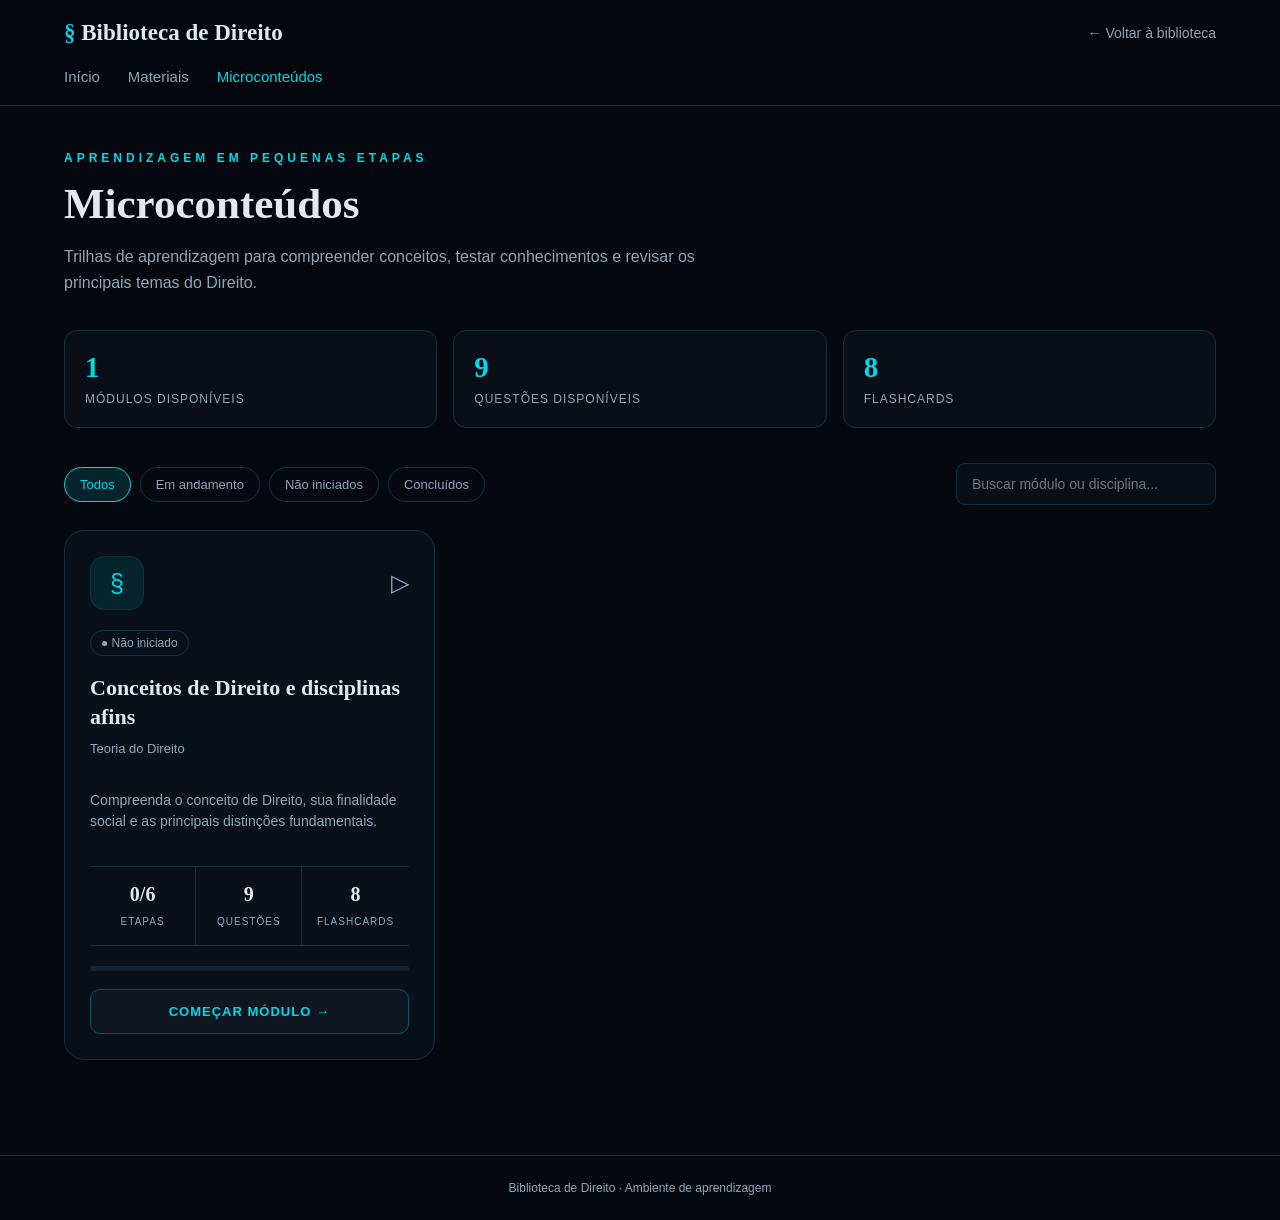
<file: microconteudos.html>
<!DOCTYPE html>
<html lang="pt-BR">

<head>
  <meta charset="UTF-8">
  <meta name="viewport" content="width=device-width, initial-scale=1">
  <title>Microconteúdos | Biblioteca de Direito</title>

  <style>
    :root {
      --fundo: #05080e;
      --painel: #090e17;
      --cartao: #0a101a;
      --borda: #12313d;
      --texto: #e2e8f0;
      --suave: #91a5b9;
      --ciano: #00d9e8;
      --ciano-fundo: #06242b;
      --verde: #36d399;
      --amarelo: #eabf55;
    }

    * {
      box-sizing: border-box;
    }

    body {
      margin: 0;
      background: var(--fundo);
      color: var(--texto);
      font-family: Arial, Helvetica, sans-serif;
    }

    header {
      background: #03060c;
      border-bottom: 1px solid var(--borda);
      padding: 20px 5%;
    }

    .topo {
      max-width: 1400px;
      margin: auto;
      display: flex;
      align-items: center;
      justify-content: space-between;
      gap: 20px;
    }

    .marca {
      font-family: Georgia, serif;
      font-size: 23px;
      font-weight: bold;
    }

    .marca span {
      color: var(--ciano);
    }

    .voltar {
      color: var(--suave);
      text-decoration: none;
      font-size: 14px;
    }

    .voltar:hover {
      color: var(--ciano);
    }

    .navegacao {
      max-width: 1400px;
      margin: 22px auto 0;
      display: flex;
      flex-wrap: wrap;
      gap: 28px;
    }

    .navegacao a {
      color: var(--suave);
      text-decoration: none;
      font-size: 15px;
    }

    .navegacao a.ativo,
    .navegacao a:hover {
      color: var(--ciano);
    }

    main {
      max-width: 1400px;
      margin: 0 auto;
      padding: 45px 5%;
    }

    .identificacao {
      margin-bottom: 35px;
    }

    .sobretitulo {
      color: var(--ciano);
      font-size: 12px;
      font-weight: bold;
      letter-spacing: 4px;
      text-transform: uppercase;
      margin-bottom: 14px;
    }

    h1 {
      font-family: Georgia, serif;
      font-size: clamp(30px, 4vw, 43px);
      margin: 0 0 12px;
    }

    .descricao-principal {
      color: var(--suave);
      line-height: 1.6;
      max-width: 680px;
    }

    .indicadores {
      display: grid;
      grid-template-columns: repeat(3, 1fr);
      gap: 16px;
      margin: 30px 0;
    }

    .indicador {
      background: var(--painel);
      border: 1px solid var(--borda);
      border-radius: 13px;
      padding: 20px;
    }

    .indicador strong {
      display: block;
      color: var(--ciano);
      font-family: Georgia, serif;
      font-size: 29px;
      margin-bottom: 5px;
    }

    .indicador span {
      color: var(--suave);
      font-size: 12px;
      letter-spacing: 1px;
      text-transform: uppercase;
    }

    .controles {
      display: flex;
      flex-wrap: wrap;
      align-items: center;
      justify-content: space-between;
      gap: 15px;
      margin: 35px 0 25px;
    }

    .filtros {
      display: flex;
      flex-wrap: wrap;
      gap: 9px;
    }

    .filtro {
      background: transparent;
      border: 1px solid var(--borda);
      border-radius: 30px;
      color: var(--suave);
      padding: 9px 15px;
      cursor: pointer;
      font-size: 13px;
    }

    .filtro:hover,
    .filtro.ativo {
      background: var(--ciano-fundo);
      border-color: var(--ciano);
      color: var(--ciano);
    }

    .busca {
      background: var(--painel);
      border: 1px solid var(--borda);
      border-radius: 9px;
      color: var(--texto);
      padding: 12px 15px;
      min-width: 260px;
      font-size: 14px;
    }

    .busca:focus {
      outline: 1px solid var(--ciano);
    }

    .grade-modulos {
      display: grid;
      grid-template-columns: repeat(3, minmax(0, 1fr));
      gap: 20px;
    }

    .modulo {
      background: var(--cartao);
      border: 1px solid var(--borda);
      border-radius: 20px;
      padding: 25px;
      display: flex;
      flex-direction: column;
      min-height: 330px;
      transition: border-color .2s, transform .2s;
    }

    .modulo:hover {
      border-color: var(--ciano);
      transform: translateY(-3px);
    }

    .modulo-topo {
      display: flex;
      align-items: center;
      justify-content: space-between;
      margin-bottom: 20px;
    }

    .icone-modulo {
      width: 54px;
      height: 54px;
      display: grid;
      place-items: center;
      border: 1px solid var(--borda);
      background: var(--ciano-fundo);
      border-radius: 14px;
      color: var(--ciano);
      font-size: 25px;
    }

    .seta {
      color: var(--suave);
      font-size: 24px;
    }

    .status {
      display: inline-block;
      align-self: flex-start;
      border: 1px solid var(--borda);
      border-radius: 20px;
      padding: 5px 10px;
      color: var(--suave);
      font-size: 12px;
      margin-bottom: 18px;
    }

    .status.em_andamento {
      color: var(--amarelo);
      border-color: #66501c;
    }

    .status.concluido {
      color: var(--verde);
      border-color: #155c48;
    }

    .modulo h2 {
      font-family: Georgia, serif;
      font-size: 22px;
      line-height: 1.3;
      margin: 0 0 10px;
    }

    .disciplina {
      color: var(--suave);
      font-size: 13px;
      margin-bottom: 20px;
    }

    .modulo-descricao {
      color: var(--suave);
      font-size: 14px;
      line-height: 1.5;
      flex: 1;
    }

    .estatisticas {
      display: grid;
      grid-template-columns: repeat(3, 1fr);
      border-top: 1px solid var(--borda);
      border-bottom: 1px solid var(--borda);
      margin: 20px 0;
    }

    .estatistica {
      text-align: center;
      padding: 16px 5px;
      border-right: 1px solid var(--borda);
    }

    .estatistica:last-child {
      border-right: none;
    }

    .estatistica strong {
      display: block;
      font-family: Georgia, serif;
      font-size: 20px;
      margin-bottom: 5px;
    }

    .estatistica span {
      color: var(--suave);
      font-size: 10px;
      letter-spacing: 1px;
    }

    .progresso {
      height: 5px;
      background: #18222e;
      border-radius: 10px;
      overflow: hidden;
      margin-bottom: 18px;
    }

    .progresso div {
      height: 100%;
      background: var(--ciano);
      width: 0%;
    }

    .botao-modulo {
      display: block;
      text-align: center;
      background: #101721;
      border: 1px solid #075365;
      border-radius: 10px;
      padding: 14px;
      color: var(--ciano);
      text-decoration: none;
      font-weight: bold;
      font-size: 13px;
      letter-spacing: 1px;
      transition: .2s;
    }

    .botao-modulo:hover {
      background: var(--ciano);
      color: #001014;
    }

    .vazio,
    .carregando {
      color: var(--suave);
      text-align: center;
      padding: 50px 20px;
      grid-column: 1 / -1;
    }

    footer {
      border-top: 1px solid var(--borda);
      color: var(--suave);
      text-align: center;
      padding: 25px;
      font-size: 12px;
      margin-top: 50px;
    }

    @media (max-width: 1000px) {
      .grade-modulos {
        grid-template-columns: repeat(2, minmax(0, 1fr));
      }
    }

    @media (max-width: 650px) {
      .topo {
        align-items: flex-start;
        flex-direction: column;
      }

      .navegacao {
        gap: 17px;
      }

      .indicadores {
        grid-template-columns: 1fr;
      }

      .grade-modulos {
        grid-template-columns: 1fr;
      }

      .busca {
        width: 100%;
      }
    }
  </style>
</head>

<body>

  <header>
    <div class="topo">
      <div class="marca">
        <span>§</span> Biblioteca de Direito
      </div>

      <a class="voltar" href="biblioteca.html">
        ← Voltar à biblioteca
      </a>
    </div>

    <nav class="navegacao">
      <a href="direito.html">Início</a>
      <a href="biblioteca.html">Materiais</a>
      <a href="microconteudos.html" class="ativo">Microconteúdos</a>
    </nav>
  </header>

  <main>

    <section class="identificacao">
      <div class="sobretitulo">Aprendizagem em pequenas etapas</div>

      <h1>Microconteúdos</h1>

      <p class="descricao-principal">
        Trilhas de aprendizagem para compreender conceitos,
        testar conhecimentos e revisar os principais temas
        do Direito.
      </p>
    </section>

    <section class="indicadores">

      <div class="indicador">
        <strong id="total-modulos">0</strong>
        <span>Módulos disponíveis</span>
      </div>

      <div class="indicador">
        <strong id="total-questoes">0</strong>
        <span>Questões disponíveis</span>
      </div>

      <div class="indicador">
        <strong id="total-conceitos">0</strong>
        <span>Flashcards</span>
      </div>

    </section>

    <section class="controles">

      <div class="filtros">

        <button class="filtro ativo" data-status="todos">
          Todos
        </button>

        <button class="filtro" data-status="em_andamento">
          Em andamento
        </button>

        <button class="filtro" data-status="nao_iniciado">
          Não iniciados
        </button>

        <button class="filtro" data-status="concluido">
          Concluídos
        </button>

      </div>

      <input
        type="search"
        class="busca"
        id="busca"
        placeholder="Buscar módulo ou disciplina..."
      >

    </section>

    <section class="grade-modulos" id="grade-modulos">

      <div class="carregando">
        Carregando módulos...
      </div>

    </section>

  </main>

  <footer>
    Biblioteca de Direito · Ambiente de aprendizagem
  </footer>

  <script>

    let modulos = [];
    let filtroAtual = "todos";

    async function carregarModulos() {

      const grade = document.getElementById("grade-modulos");

      try {

        const resposta = await fetch("./microconteudos.json");

        if (!resposta.ok) {
          throw new Error("Não foi possível carregar microconteudos.json");
        }

        const dados = await resposta.json();

        modulos = dados.modulos || [];

        atualizarIndicadores();
        exibirModulos();

      } catch (erro) {

        console.error(erro);

        grade.innerHTML = `
          <div class="vazio">
            Não foi possível carregar os módulos.
            Verifique o arquivo microconteudos.json.
          </div>
        `;

      }

    }

    function obterProgresso(modulo) {

      const chave = "progresso_" + modulo.id;

      try {
        return JSON.parse(localStorage.getItem(chave)) || {};
      } catch {
        return {};
      }

    }

    function calcularEstado(modulo) {

      const progresso = obterProgresso(modulo);

      const total = modulo.etapas.length;

      const concluidas = modulo.etapas.filter(etapa =>
        progresso[etapa.id] === true
      ).length;

      let status = "nao_iniciado";

      if (concluidas === total && total > 0) {
        status = "concluido";
      } else if (concluidas > 0) {
        status = "em_andamento";
      }

      return {
        status,
        concluidas,
        total,
        percentual: total ? Math.round(concluidas / total * 100) : 0
      };

    }

    function atualizarIndicadores() {

      const totalQuestoes = modulos.reduce((total, modulo) => {

        return total + modulo.etapas.reduce((soma, etapa) => {
          return soma + (etapa.questoes || []).length;
        }, 0);

      }, 0);

      const totalFlashcards = modulos.reduce((total, modulo) => {
        return total + (modulo.flashcards || []).length;
      }, 0);

      document.getElementById("total-modulos").textContent =
        modulos.length;

      document.getElementById("total-questoes").textContent =
        totalQuestoes;

      document.getElementById("total-conceitos").textContent =
        totalFlashcards;

    }

    function criarCartao(modulo) {

      const estado = calcularEstado(modulo);

      const cartao = document.createElement("article");

      cartao.className = "modulo";

      const questoes = modulo.etapas.reduce((total, etapa) => {
        return total + (etapa.questoes || []).length;
      }, 0);

      const icone = document.createElement("div");
      icone.className = "icone-modulo";
      icone.textContent = "§";

      const topo = document.createElement("div");
      topo.className = "modulo-topo";

      const seta = document.createElement("span");
      seta.className = "seta";
      seta.textContent = "▷";

      topo.append(icone, seta);

      const status = document.createElement("span");
      status.className = "status " + estado.status;

      const nomesStatus = {
        nao_iniciado: "Não iniciado",
        em_andamento: "Em andamento",
        concluido: "Concluído"
      };

      status.textContent = "● " + nomesStatus[estado.status];

      const titulo = document.createElement("h2");
      titulo.textContent = modulo.titulo;

      const disciplina = document.createElement("div");
      disciplina.className = "disciplina";
      disciplina.textContent = modulo.disciplina;

      const descricao = document.createElement("p");
      descricao.className = "modulo-descricao";
      descricao.textContent = modulo.descricao || "";

      const estatisticas = document.createElement("div");
      estatisticas.className = "estatisticas";

      const dados = [
        [estado.concluidas + "/" + estado.total, "ETAPAS"],
        [questoes, "QUESTÕES"],
        [(modulo.flashcards || []).length, "FLASHCARDS"]
      ];

      dados.forEach(item => {

        const elemento = document.createElement("div");
        elemento.className = "estatistica";

        const numero = document.createElement("strong");
        numero.textContent = item[0];

        const legenda = document.createElement("span");
        legenda.textContent = item[1];

        elemento.append(numero, legenda);
        estatisticas.appendChild(elemento);

      });

      const barra = document.createElement("div");
      barra.className = "progresso";

      const preenchimento = document.createElement("div");
      preenchimento.style.width = estado.percentual + "%";

      barra.appendChild(preenchimento);

      const botao = document.createElement("a");
      botao.className = "botao-modulo";

      botao.href =
        "modulo.html?id=" + encodeURIComponent(modulo.id);

      botao.textContent =
        estado.status === "concluido"
          ? "REVISAR MÓDULO →"
          : estado.status === "em_andamento"
            ? "CONTINUAR MÓDULO →"
            : "COMEÇAR MÓDULO →";

      cartao.append(
        topo,
        status,
        titulo,
        disciplina,
        descricao,
        estatisticas,
        barra,
        botao
      );

      return cartao;

    }

    function exibirModulos() {

      const grade = document.getElementById("grade-modulos");

      const termo = document.getElementById("busca")
        .value.trim().toLocaleLowerCase("pt-BR");

      grade.replaceChildren();

      const filtrados = modulos.filter(modulo => {

        const estado = calcularEstado(modulo);

        const texto = (
          modulo.titulo + " " + modulo.disciplina + " " +
          (modulo.descricao || "")
        ).toLocaleLowerCase("pt-BR");

        const correspondeBusca = texto.includes(termo);

        const correspondeStatus =
          filtroAtual === "todos" || estado.status === filtroAtual;

        return correspondeBusca && correspondeStatus;

      });

      if (filtrados.length === 0) {

        const vazio = document.createElement("div");
        vazio.className = "vazio";
        vazio.textContent = "Nenhum módulo encontrado.";

        grade.appendChild(vazio);
        return;

      }

      filtrados.forEach(modulo => {
        grade.appendChild(criarCartao(modulo));
      });

    }

    document.querySelectorAll(".filtro").forEach(botao => {

      botao.addEventListener("click", () => {

        document.querySelectorAll(".filtro").forEach(item => {
          item.classList.remove("ativo");
        });

        botao.classList.add("ativo");

        filtroAtual = botao.dataset.status;

        exibirModulos();

      });

    });

    document.getElementById("busca")
      .addEventListener("input", exibirModulos);

    carregarModulos();

  </script>

</body>
</html>
</file>
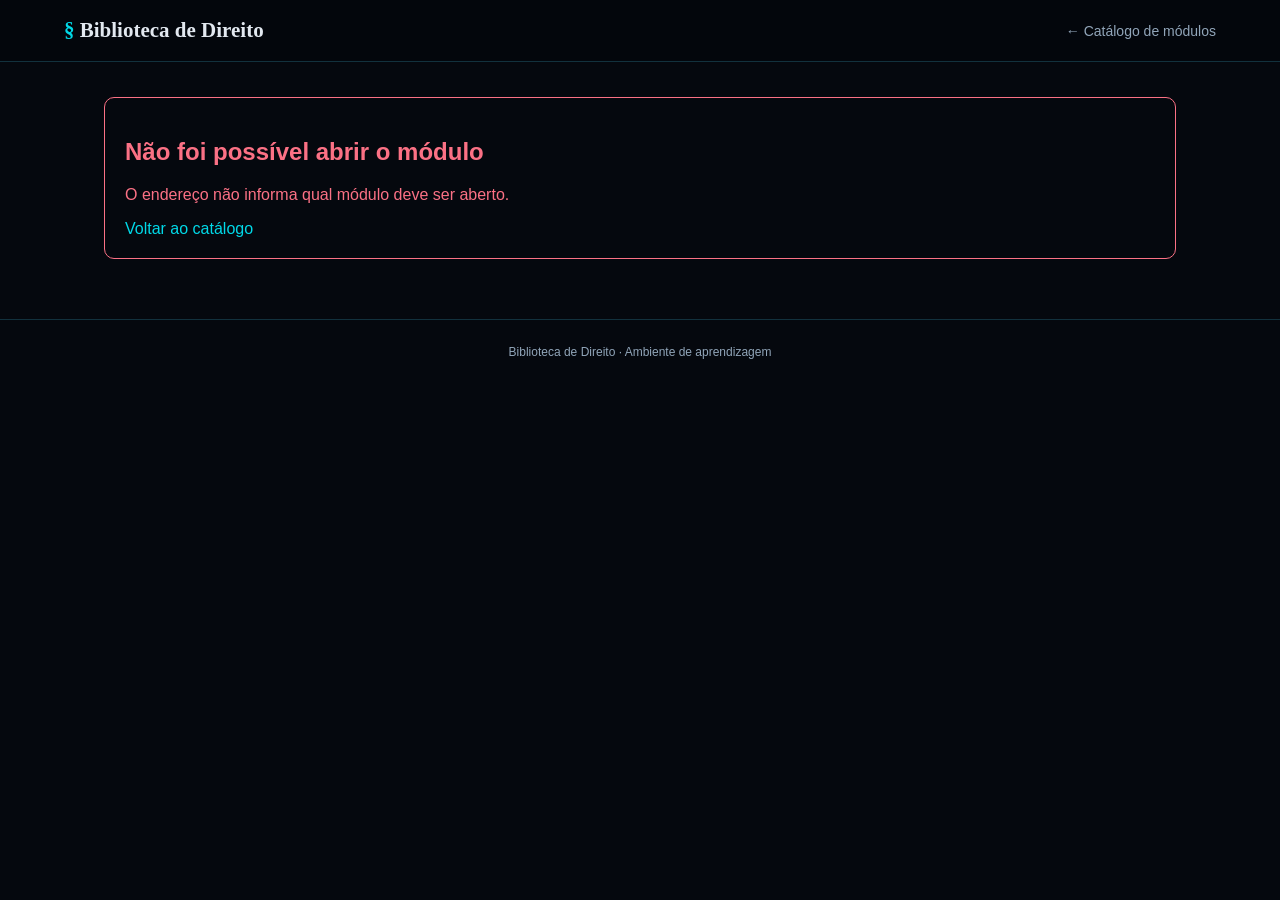
<file: modulo.html>
<!DOCTYPE html>
<html lang="pt-BR">
<head>
  <meta charset="UTF-8">
  <meta name="viewport" content="width=device-width, initial-scale=1">
  <title>Módulo de Estudo | Biblioteca de Direito</title>

  <style>
    :root {
      --fundo: #05080e;
      --painel: #0a101a;
      --cartao: #0d1520;
      --borda: #12313d;
      --texto: #e2e8f0;
      --suave: #91a5b9;
      --ciano: #00d9e8;
      --ciano-fundo: #06242b;
      --verde: #36d399;
      --vermelho: #fb7185;
    }

    * { box-sizing: border-box; }

    body {
      margin: 0;
      background: var(--fundo);
      color: var(--texto);
      font-family: Arial, Helvetica, sans-serif;
    }

    header {
      background: #03060c;
      border-bottom: 1px solid var(--borda);
      padding: 18px 5%;
    }

    .topo {
      max-width: 1200px;
      margin: auto;
      display: flex;
      justify-content: space-between;
      align-items: center;
      gap: 15px;
    }

    .marca {
      font-family: Georgia, serif;
      font-size: 21px;
      font-weight: bold;
    }

    .marca span { color: var(--ciano); }

    a {
      color: var(--ciano);
      text-decoration: none;
    }

    a:hover { text-decoration: underline; }

    .voltar {
      color: var(--suave);
      font-size: 14px;
    }

    main {
      max-width: 1200px;
      margin: 0 auto;
      padding: 35px 5% 60px;
    }

    .retorno {
      color: var(--suave);
      font-size: 14px;
      display: inline-block;
      margin-bottom: 28px;
    }

    .sobretitulo {
      color: var(--ciano);
      font-size: 12px;
      font-weight: bold;
      letter-spacing: 3px;
      text-transform: uppercase;
      margin-bottom: 10px;
    }

    h1 {
      font-family: Georgia, serif;
      font-size: clamp(27px, 4vw, 38px);
      margin: 0 0 10px;
    }

    .disciplina {
      color: var(--suave);
      margin-bottom: 28px;
    }

    .cabecalho-etapa {
      display: flex;
      justify-content: space-between;
      align-items: center;
      gap: 15px;
      margin-bottom: 10px;
      color: var(--suave);
      font-size: 13px;
    }

    .barra-progresso {
      height: 7px;
      background: #18222e;
      border-radius: 10px;
      overflow: hidden;
      margin-bottom: 28px;
    }

    .barra-progresso div {
      height: 100%;
      width: 0;
      background: var(--ciano);
      transition: width .25s;
    }

    .layout {
      display: grid;
      grid-template-columns: 245px minmax(0, 1fr);
      gap: 25px;
      align-items: start;
    }

    aside {
      background: var(--painel);
      border: 1px solid var(--borda);
      border-radius: 14px;
      padding: 17px;
      position: sticky;
      top: 15px;
    }

    aside h2 {
      font-size: 13px;
      color: var(--suave);
      letter-spacing: 1px;
      text-transform: uppercase;
      margin: 3px 0 15px;
    }

    .lista-etapas {
      display: flex;
      flex-direction: column;
      gap: 7px;
    }

    .item-etapa {
      width: 100%;
      text-align: left;
      border: 1px solid transparent;
      border-radius: 8px;
      padding: 11px;
      background: transparent;
      color: var(--suave);
      cursor: pointer;
      font-size: 13px;
      line-height: 1.4;
    }

    .item-etapa:hover {
      border-color: var(--borda);
      color: var(--texto);
    }

    .item-etapa.ativo {
      background: var(--ciano-fundo);
      border-color: var(--ciano);
      color: var(--ciano);
    }

    .item-etapa.concluido::after {
      content: " ✓";
      color: var(--verde);
      font-weight: bold;
    }

    .item-flashcards {
      border-top: 1px solid var(--borda);
      margin-top: 13px;
      padding-top: 13px;
    }

    .item-flashcards button {
      width: 100%;
      background: transparent;
      border: 1px solid var(--borda);
      color: var(--ciano);
      border-radius: 8px;
      padding: 11px;
      cursor: pointer;
      text-align: left;
    }

    .conteudo {
      background: var(--painel);
      border: 1px solid var(--borda);
      border-radius: 16px;
      padding: clamp(20px, 4vw, 35px);
      min-height: 450px;
    }

    .tipo-etapa {
      color: var(--ciano);
      font-size: 11px;
      letter-spacing: 2px;
      text-transform: uppercase;
      margin-bottom: 12px;
    }

    .conteudo h2 {
      font-family: Georgia, serif;
      font-size: 27px;
      margin: 0 0 12px;
    }

    .descricao-etapa {
      color: var(--suave);
      line-height: 1.6;
      margin-bottom: 25px;
    }

    .bloco {
      background: var(--cartao);
      border: 1px solid var(--borda);
      border-radius: 11px;
      padding: 20px;
      margin: 15px 0;
    }

    .bloco h3 {
      font-size: 17px;
      margin: 0 0 12px;
      color: var(--ciano);
    }

    .bloco p {
      color: #c1cedc;
      line-height: 1.8;
      margin: 0;
      white-space: pre-line;
    }

    .bloco.destaque {
      border-left: 3px solid var(--ciano);
      background: var(--ciano-fundo);
    }

    .bloco.exemplo {
      border-left: 3px solid var(--verde);
    }

    .questao {
      border: 1px solid var(--borda);
      background: var(--cartao);
      border-radius: 11px;
      padding: 20px;
      margin: 18px 0;
    }

    .numero-questao {
      color: var(--ciano);
      font-size: 11px;
      letter-spacing: 2px;
      margin-bottom: 12px;
    }

    .pergunta {
      font-weight: bold;
      line-height: 1.6;
      margin-bottom: 15px;
    }

    .alternativa {
      display: flex;
      gap: 10px;
      align-items: flex-start;
      padding: 11px;
      border: 1px solid var(--borda);
      border-radius: 8px;
      margin: 8px 0;
      cursor: pointer;
      color: #c1cedc;
      line-height: 1.5;
    }

    .alternativa:hover {
      border-color: var(--ciano);
    }

    .alternativa input {
      accent-color: var(--ciano);
      margin-top: 3px;
    }

    .alternativa.correta {
      border-color: var(--verde);
      color: var(--verde);
    }

    .alternativa.incorreta {
      border-color: var(--vermelho);
      color: var(--vermelho);
    }

    .explicacao {
      display: none;
      padding: 12px;
      margin-top: 12px;
      border-radius: 8px;
      background: #111c28;
      color: var(--suave);
      line-height: 1.6;
      font-size: 14px;
    }

    .explicacao.visivel { display: block; }

    .resultado {
      display: none;
      border: 1px solid var(--borda);
      background: var(--ciano-fundo);
      border-radius: 10px;
      padding: 18px;
      margin: 20px 0;
      line-height: 1.6;
    }

    .resultado.visivel { display: block; }

    .acoes {
      display: flex;
      justify-content: space-between;
      flex-wrap: wrap;
      gap: 12px;
      margin-top: 30px;
      border-top: 1px solid var(--borda);
      padding-top: 22px;
    }

    .botao {
      border: 1px solid var(--borda);
      border-radius: 9px;
      padding: 12px 20px;
      background: transparent;
      color: var(--texto);
      cursor: pointer;
      font-weight: bold;
    }

    .botao:hover { border-color: var(--ciano); }

    .botao.principal {
      background: var(--ciano);
      border-color: var(--ciano);
      color: #001014;
    }

    .botao:disabled {
      opacity: .4;
      cursor: not-allowed;
    }

    .flashcard {
      min-height: 230px;
      display: flex;
      flex-direction: column;
      justify-content: center;
      align-items: center;
      text-align: center;
      padding: 30px;
      background: var(--cartao);
      border: 1px solid var(--borda);
      border-radius: 14px;
      margin: 25px 0;
      cursor: pointer;
    }

    .flashcard small {
      color: var(--ciano);
      letter-spacing: 2px;
      margin-bottom: 20px;
    }

    .flashcard p {
      font-family: Georgia, serif;
      font-size: 22px;
      line-height: 1.5;
      margin: 0;
    }

    .aviso {
      color: var(--suave);
      font-size: 13px;
      line-height: 1.6;
    }

    .erro {
      border: 1px solid var(--vermelho);
      color: var(--vermelho);
      padding: 20px;
      border-radius: 10px;
    }

    footer {
      border-top: 1px solid var(--borda);
      text-align: center;
      padding: 25px;
      color: var(--suave);
      font-size: 12px;
    }
    
    /* Histórico de desempenho */
    
    .desempenho {
      margin-top: 30px;
      padding: 25px;
      background: var(--painel);
      border: 1px solid var(--borda);
      border-radius: 16px;
    }
    
    .desempenho h2 {
      font-family: Georgia, serif;
      font-size: 24px;
      margin: 0 0 8px;
    }
    
    .desempenho-intro {
      color: var(--suave);
      font-size: 14px;
      margin-bottom: 22px;
    }
    
    .resumo-desempenho {
      display: grid;
      grid-template-columns: repeat(3, 1fr);
      gap: 12px;
      margin-bottom: 25px;
    }
    
    .resumo-item {
      background: var(--cartao);
      border: 1px solid var(--borda);
      border-radius: 10px;
      padding: 17px;
    }
    
    .resumo-item strong {
      display: block;
      color: var(--ciano);
      font-family: Georgia, serif;
      font-size: 26px;
      margin-bottom: 6px;
    }
    
    .resumo-item span {
      color: var(--suave);
      font-size: 11px;
      letter-spacing: 1px;
    }
    
    .tentativa {
      display: grid;
      grid-template-columns: minmax(0, 1fr) auto auto;
      align-items: center;
      gap: 15px;
      padding: 15px 0;
      border-top: 1px solid var(--borda);
    }
    
    .tentativa-titulo {
      font-weight: bold;
      margin-bottom: 5px;
    }
    
    .tentativa-data {
      color: var(--suave);
      font-size: 12px;
    }
    
    .tentativa-percentual {
      color: var(--ciano);
      font-weight: bold;
      font-size: 19px;
    }
    
    .botao-revisar {
      background: transparent;
      border: 1px solid var(--borda);
      color: var(--ciano);
      padding: 9px 12px;
      border-radius: 8px;
      cursor: pointer;
    }
    
    .botao-revisar:hover {
      border-color: var(--ciano);
    }
    
    .sem-historico {
      color: var(--suave);
      padding: 15px 0;
      font-size: 14px;
    }
    
  /* Gráfico de evolução */
  
  .grafico-evolucao {
    margin: 25px 0;
    padding: 20px;
    background: var(--cartao);
    border: 1px solid var(--borda);
    border-radius: 12px;
  }
  
  .grafico-evolucao h3 {
    margin: 0 0 8px;
    font-family: Georgia, serif;
    font-size: 19px;
  }
  
  .grafico-evolucao p {
    color: var(--suave);
    font-size: 13px;
    margin-bottom: 20px;
  }
  
  .grafico-barras {
    display: flex;
    align-items: flex-end;
    gap: 12px;
    height: 190px;
    padding: 15px 5px 0;
    border-bottom: 1px solid var(--borda);
    overflow-x: auto;
  }
  
  .coluna-grafico {
    min-width: 55px;
    flex: 1;
    height: 100%;
    display: flex;
    flex-direction: column;
    align-items: center;
    justify-content: flex-end;
    gap: 7px;
  }
  
  .valor-grafico {
    color: var(--ciano);
    font-size: 12px;
    font-weight: bold;
  }
  
  .barra-grafico {
    width: 30px;
    min-height: 3px;
    background: var(--ciano);
    border-radius: 5px 5px 0 0;
    transition: height .3s;
  }
  
  .indice-grafico {
    color: var(--suave);
    font-size: 11px;
    padding: 9px 0;
  }
  
  .grafico-vazio {
    color: var(--suave);
    font-size: 13px;
    padding: 25px 0;
  }

    
    @media (max-width: 600px) {
      .resumo-desempenho {
        grid-template-columns: 1fr;
      }
    
      .tentativa {
        grid-template-columns: 1fr auto;
      }
    
      .tentativa-percentual {
        grid-column: 2;
        grid-row: 1;
      }
    
      .botao-revisar {
        grid-column: 1 / -1;
      }
    }


    @media (max-width: 800px) {
      .layout { grid-template-columns: 1fr; }
      aside { position: static; }
      .lista-etapas {
        display: grid;
        grid-template-columns: repeat(2, minmax(0, 1fr));
      }
    }

    @media (max-width: 520px) {
      .topo { align-items: flex-start; flex-direction: column; }
      .lista-etapas { grid-template-columns: 1fr; }
      .acoes { flex-direction: column; }
      .acoes button { width: 100%; }
    }
    
/* Comparação entre pré-teste e avaliação final */

.comparacao-aprendizagem {
  margin: 25px 0;
  padding: 22px;
  background: var(--cartao);
  border: 1px solid var(--borda);
  border-radius: 12px;
}

.comparacao-aprendizagem h3 {
  font-family: Georgia, serif;
  font-size: 20px;
  margin: 0 0 8px;
}

.comparacao-descricao {
  color: var(--suave);
  font-size: 13px;
  margin-bottom: 20px;
}

.comparacao-resultados {
  display: grid;
  grid-template-columns: repeat(3, 1fr);
  gap: 12px;
}

.comparacao-item {
  padding: 18px;
  border: 1px solid var(--borda);
  border-radius: 10px;
  background: var(--painel);
}

.comparacao-item strong {
  display: block;
  color: var(--ciano);
  font-family: Georgia, serif;
  font-size: 27px;
  margin-bottom: 6px;
}

.comparacao-item span {
  color: var(--suave);
  font-size: 11px;
  letter-spacing: 1px;
}

.diagnostico-aprendizagem {
  margin-top: 17px;
  padding: 15px;
  border-radius: 9px;
  background: var(--painel);
  line-height: 1.6;
}

.diagnostico-aprendizagem strong {
  color: var(--ciano);
}

@media (max-width: 600px) {
  .comparacao-resultados {
    grid-template-columns: 1fr;
  }
}

  </style>
</head>

<body>

<header>
  <div class="topo">
    <div class="marca"><span>§</span> Biblioteca de Direito</div>
    <a class="voltar" href="microconteudos.html">← Catálogo de módulos</a>
  </div>
</header>

<main id="aplicacao">
  <p>Carregando módulo...</p>
</main>

<footer>
  Biblioteca de Direito · Ambiente de aprendizagem
</footer>

<script>
  const parametros = new URLSearchParams(window.location.search);
  const moduloId = parametros.get("id");

  let modulo = null;
  let indiceAtual = 0;
  let modoFlashcards = false;
  let indiceFlashcard = 0;
  let mostrarResposta = false;
  let respostas = {};
  let avaliacaoCorrigida = false;

  const aplicacao = document.getElementById("aplicacao");

  function chaveProgresso() {
    return "progresso_" + modulo.id;
  }

  function obterProgresso() {
    try {
      return JSON.parse(localStorage.getItem(chaveProgresso())) || {};
    } catch {
      return {};
    }
  }

  function salvarProgresso(progresso) {
    localStorage.setItem(chaveProgresso(), JSON.stringify(progresso));
  }

  function escapar(texto) {
    return String(texto ?? "").replace(/[&<>"']/g, caractere => ({
      "&": "&amp;",
      "<": "&lt;",
      ">": "&gt;",
      '"': "&quot;",
      "'": "&#039;"
    })[caractere]);
  }

  async function iniciar() {
    try {
      if (!moduloId) {
        throw new Error("O endereço não informa qual módulo deve ser aberto.");
      }

      const resposta = await fetch("./microconteudos.json");

      if (!resposta.ok) {
        throw new Error("Não foi possível carregar microconteudos.json.");
      }

      const dados = await resposta.json();

      modulo = (dados.modulos || []).find(item => item.id === moduloId);

      if (!modulo) {
        throw new Error("Módulo não encontrado no arquivo JSON.");
      }

      renderizarEstrutura();
      renderizarEtapa();

    } catch (erro) {
      aplicacao.innerHTML = `
        <div class="erro">
          <h2>Não foi possível abrir o módulo</h2>
          <p>${escapar(erro.message)}</p>
          <a href="microconteudos.html">Voltar ao catálogo</a>
        </div>
      `;
    }
  }

  function renderizarEstrutura() {
    aplicacao.innerHTML = `
      <a class="retorno" href="microconteudos.html">← Voltar aos microconteúdos</a>

      <div class="sobretitulo">${escapar(modulo.disciplina)}</div>
      <h1>${escapar(modulo.titulo)}</h1>
      <div class="disciplina">${escapar(modulo.descricao || "")}</div>

      <div class="cabecalho-etapa">
        <span id="nome-etapa">Etapa</span>
        <span id="contador-etapa">Passo 1</span>
      </div>

      <div class="barra-progresso">
        <div id="preenchimento-progresso"></div>
      </div>

      <div class="layout">
        <aside>
          <h2>Etapas do módulo</h2>
          <nav class="lista-etapas" id="lista-etapas"></nav>

          <div class="item-flashcards">
            <button id="abrir-flashcards">✧ Revisar flashcards</button>
          </div>
        </aside>

        <section class="conteudo" id="area-conteudo"></section>
      </div>
            <section class="desempenho" id="desempenho">
        <h2>Meu desempenho</h2>
        <p class="desempenho-intro">
          Acompanhe seus resultados nas avaliações deste módulo.
        </p>

            <div class="resumo-desempenho" id="resumo-desempenho"></div>
            <div class="comparacao-aprendizagem" id="comparacao-aprendizagem">
            </div>
    
    <div class="grafico-evolucao">
      <h3>Evolução do aproveitamento</h3>
      <p>Percentual de acertos em cada tentativa de avaliação.</p>
      <div id="grafico-evolucao"></div>
    </div>
    
    <div id="historico-avaliacoes"></div>
      </section>
    `;

    document.getElementById("abrir-flashcards")
      .addEventListener("click", abrirFlashcards);
    renderizarDesempenho();
  }

  function atualizarMenu() {
    const lista = document.getElementById("lista-etapas");
    const progresso = obterProgresso();

    lista.replaceChildren();

    modulo.etapas.forEach((etapa, indice) => {
      const botao = document.createElement("button");

      botao.className = "item-etapa";
      if (indice === indiceAtual && !modoFlashcards) {
        botao.classList.add("ativo");
      }
      if (progresso[etapa.id] === true) {
        botao.classList.add("concluido");
      }

      botao.textContent =
        String(indice + 1).padStart(2, "0") + " · " + etapa.titulo;

      botao.addEventListener("click", () => {
        indiceAtual = indice;
        modoFlashcards = false;
        respostas = {};
        avaliacaoCorrigida = false;
        renderizarEtapa();
      });

      lista.appendChild(botao);
    });
  }

  function atualizarProgressoVisual() {
    const progresso = obterProgresso();
    const total = modulo.etapas.length;

    const concluidas = modulo.etapas.filter(etapa =>
      progresso[etapa.id] === true
    ).length;

    const percentual = total
      ? Math.round(concluidas / total * 100)
      : 0;

    document.getElementById("preenchimento-progresso")
      .style.width = percentual + "%";

    document.getElementById("contador-etapa").textContent =
      concluidas + " de " + total + " concluídas";
  }
  
  function renderizarGrafico(historico) {
  
    const area = document.getElementById("grafico-evolucao");
  
    if (!historico.length) {
      area.innerHTML = `
        <div class="grafico-vazio">
          Realize uma avaliação para visualizar sua evolução.
        </div>
      `;
      return;
    }
  
    const grafico = document.createElement("div");
    grafico.className = "grafico-barras";
  
    historico.forEach((item, indice) => {
  
      const coluna = document.createElement("div");
      coluna.className = "coluna-grafico";
  
      const valor = document.createElement("span");
      valor.className = "valor-grafico";
      valor.textContent = item.percentual + "%";
  
      const barra = document.createElement("div");
      barra.className = "barra-grafico";
      barra.style.height = Math.max(item.percentual, 2) + "%";
      barra.title = item.titulo + ": " + item.percentual + "%";
  
      const numero = document.createElement("span");
      numero.className = "indice-grafico";
      numero.textContent = "Tentativa " + (indice + 1);
  
      coluna.append(valor, barra, numero);
      grafico.appendChild(coluna);
  
    });
  
    area.replaceChildren(grafico);
  }
  
function renderizarComparacao(historico) {

  const area = document.getElementById(
    "comparacao-aprendizagem"
  );

  const preTestes = historico.filter(
    item => item.etapa === "pre-teste"
  );

  const avaliacoesFinais = historico.filter(
    item => item.etapa === "avaliacao-final"
  );

  // Pega a tentativa mais recente de cada avaliação
  const preTeste = preTestes.length
    ? preTestes[preTestes.length - 1]
    : null;

  const avaliacaoFinal = avaliacoesFinais.length
    ? avaliacoesFinais[avaliacoesFinais.length - 1]
    : null;

  if (!preTeste || !avaliacaoFinal) {

    const faltantes = [];

    if (!preTeste) faltantes.push("pré-teste");
    if (!avaliacaoFinal) faltantes.push("avaliação final");

    area.innerHTML = `
      <h3>Evolução da aprendizagem</h3>

      <p class="comparacao-descricao">
        Compare seu conhecimento inicial com o resultado
        da avaliação final.
      </p>

      <div class="diagnostico-aprendizagem">
        Para visualizar sua evolução, conclua:
        <strong>${faltantes.join(" e ")}</strong>.
      </div>
    `;

    return;
  }

  const diferenca =
    avaliacaoFinal.percentual - preTeste.percentual;

  let diagnostico = "";

  if (diferenca > 0) {
    diagnostico =
      `Seu aproveitamento aumentou ${diferenca} pontos percentuais. Continue avançando!`;
  } else if (diferenca < 0) {
    diagnostico =
      `Seu aproveitamento diminuiu ${Math.abs(diferenca)} pontos percentuais. Vale revisar os conceitos estudados.`;
  } else {
    diagnostico =
      "Seu aproveitamento permaneceu igual nas duas avaliações.";
  }

  area.innerHTML = `
    <h3>Evolução da aprendizagem</h3>

    <p class="comparacao-descricao">
      Comparação entre a tentativa mais recente do pré-teste
      e da avaliação final.
    </p>

    <div class="comparacao-resultados">

      <div class="comparacao-item">
        <strong>${preTeste.percentual}%</strong>
        <span>PRÉ-TESTE</span>
      </div>

      <div class="comparacao-item">
        <strong>${avaliacaoFinal.percentual}%</strong>
        <span>AVALIAÇÃO FINAL</span>
      </div>

      <div class="comparacao-item">
        <strong>${diferenca > 0 ? "+" : ""}${diferenca} p.p.</strong>
        <span>VARIAÇÃO</span>
      </div>

    </div>

    <div class="diagnostico-aprendizagem">
      <strong>Resultado da comparação:</strong><br>
      ${diagnostico}
    </div>
  `;
}

  
  function renderizarDesempenho() {
  
    const historico = JSON.parse(
      localStorage.getItem("desempenho_" + modulo.id) || "[]"
    );
  
    const resumo = document.getElementById("resumo-desempenho");
    const lista = document.getElementById("historico-avaliacoes");
    renderizarGrafico(historico);
    renderizarComparacao(historico);
  
    if (!historico.length) {
      resumo.innerHTML = `
        <div class="resumo-item">
          <strong>0</strong>
          <span>TENTATIVAS</span>
        </div>
        <div class="resumo-item">
          <strong>—</strong>
          <span>MÉDIA</span>
        </div>
        <div class="resumo-item">
          <strong>—</strong>
          <span>MELHOR RESULTADO</span>
        </div>
      `;
  
      lista.innerHTML = `
        <div class="sem-historico">
          Você ainda não realizou avaliações neste módulo.
        </div>
      `;
  
      return;
    }
  
    const totalTentativas = historico.length;
  
    const media = Math.round(
      historico.reduce((soma, item) =>
        soma + item.percentual, 0
      ) / totalTentativas
    );
  
    const melhor = Math.max(
      ...historico.map(item => item.percentual)
    );
  
    resumo.innerHTML = `
      <div class="resumo-item">
        <strong>${totalTentativas}</strong>
        <span>TENTATIVAS</span>
      </div>
  
      <div class="resumo-item">
        <strong>${media}%</strong>
        <span>MÉDIA DE APROVEITAMENTO</span>
      </div>
  
      <div class="resumo-item">
        <strong>${melhor}%</strong>
        <span>MELHOR RESULTADO</span>
      </div>
    `;
  
    lista.replaceChildren();
  
    historico.slice().reverse().forEach((item, indice) => {
  
      const linha = document.createElement("div");
      linha.className = "tentativa";
  
      const informacoes = document.createElement("div");
  
      const titulo = document.createElement("div");
      titulo.className = "tentativa-titulo";
      titulo.textContent = item.titulo;
  
      const data = document.createElement("div");
      data.className = "tentativa-data";
  
      const dataFormatada = new Date(item.data);
  
      data.textContent =
        dataFormatada.toLocaleDateString("pt-BR") +
        " às " +
        dataFormatada.toLocaleTimeString("pt-BR", {
          hour: "2-digit",
          minute: "2-digit"
        }) +
        " · " + item.acertos + " de " + item.total + " acertos";
  
      informacoes.append(titulo, data);
  
      const percentual = document.createElement("div");
      percentual.className = "tentativa-percentual";
      percentual.textContent = item.percentual + "%";
  
      const botao = document.createElement("button");
      botao.className = "botao-revisar";
      botao.textContent = "Refazer avaliação";
  
      botao.addEventListener("click", () => {
  
        const indice = modulo.etapas.findIndex(
          etapa => etapa.id === item.etapa
        );
  
        if (indice !== -1) {
          indiceAtual = indice;
          respostas = {};
          avaliacaoCorrigida = false;
          modoFlashcards = false;
          renderizarEtapa();
  
          window.scrollTo({
            top: 0,
            behavior: "smooth"
          });
        }
  
      });
  
      linha.append(informacoes, percentual, botao);
      lista.appendChild(linha);
  
    });
  
  }


  function renderizarConteudo(bloco) {
    const tipos = {
      texto: "CONTEÚDO",
      conceito: "CONCEITO",
      destaque: "PONTO IMPORTANTE",
      exemplo: "EXEMPLO"
    };

    const classe = bloco.tipo === "destaque"
      ? "destaque"
      : bloco.tipo === "exemplo"
        ? "exemplo"
        : "";

    return `
      <article class="bloco ${classe}">
        <h3>${escapar(bloco.titulo || tipos[bloco.tipo] || "Conteúdo")}</h3>
        <p>${escapar(bloco.texto)}</p>
      </article>
    `;
  }

  function renderizarQuestoes(questoes) {
    return questoes.map((questao, indice) => {
      const alternativas = questao.alternativas.map((alternativa, i) => {
        const selecionada = respostas[indice] === i;
        const corrigida = avaliacaoCorrigida;

        let classe = "";
        if (corrigida && i === questao.correta) {
          classe = "correta";
        } else if (corrigida && selecionada && i !== questao.correta) {
          classe = "incorreta";
        }

        return `
          <label class="alternativa ${classe}">
            <input
              type="radio"
              name="questao-${indice}"
              value="${i}"
              ${selecionada ? "checked" : ""}
              ${corrigida ? "disabled" : ""}
              onchange="selecionarResposta(${indice}, ${i})"
            >
            <span>${String.fromCharCode(65 + i)}) ${escapar(alternativa)}</span>
          </label>
        `;
      }).join("");

      return `
        <article class="questao">
          <div class="numero-questao">QUESTÃO ${indice + 1}</div>
          <div class="pergunta">${escapar(questao.pergunta)}</div>
          ${alternativas}
          <div class="explicacao ${avaliacaoCorrigida ? "visivel" : ""}">
            <strong>Explicação:</strong> ${escapar(questao.explicacao || "Sem explicação cadastrada.")}
          </div>
        </article>
      `;
    }).join("");
  }

  function selecionarResposta(indice, alternativa) {
    if (avaliacaoCorrigida) return;
    respostas[indice] = alternativa;
  }

  function corrigirAvaliacao() {
    const etapa = modulo.etapas[indiceAtual];
    const questoes = etapa.questoes || [];

    if (questoes.some((q, i) => respostas[i] === undefined)) {
      alert("Responda a todas as questões antes de corrigir.");
      return;
    }

    avaliacaoCorrigida = true;

    const acertos = questoes.filter((q, i) =>
      respostas[i] === q.correta
    ).length;
        // Registrar tentativa da avaliação
    const historico = JSON.parse(
      localStorage.getItem("desempenho_" + modulo.id) || "[]"
    );
    
    const tentativa = {
      etapa: etapa.id,
      titulo: etapa.titulo,
      data: new Date().toISOString(),
      acertos: acertos,
      total: questoes.length,
      percentual: Math.round((acertos / questoes.length) * 100),
      respostas: { ...respostas }
    };
    
    historico.push(tentativa);
    
    localStorage.setItem(
      "desempenho_" + modulo.id,
      JSON.stringify(historico)
    );
    renderizarDesempenho();

    const resultado = document.getElementById("resultado");
      resultado.classList.add("visivel");
      const percentual = Math.round(
    (acertos / questoes.length) * 100
  );
  
  resultado.textContent =
    "Resultado: " + acertos + " de " + questoes.length +
    " questões corretas (" + percentual + "% de aproveitamento).";

    const area = document.getElementById("area-conteudo");
    area.querySelectorAll(".alternativa").forEach(label => {
      const input = label.querySelector("input");
      input.disabled = true;
      const indiceQuestao = Number(input.name.replace("questao-", ""));
      const questao = questoes[indiceQuestao];
      const valor = Number(input.value);

      if (valor === questao.correta) {
        label.classList.add("correta");
      } else if (input.checked) {
        label.classList.add("incorreta");
      }
    });

    area.querySelectorAll(".explicacao")
      .forEach(item => item.classList.add("visivel"));

    document.getElementById("botao-corrigir").disabled = true;
    document.getElementById("botao-concluir").disabled = false;
  }

  function concluirEtapa() {
    const etapa = modulo.etapas[indiceAtual];

    if ((etapa.questoes || []).length && !avaliacaoCorrigida) {
      alert("Corrija as questões antes de concluir esta etapa.");
      return;
    }

    const progresso = obterProgresso();
    progresso[etapa.id] = true;
    salvarProgresso(progresso);

    atualizarMenu();
    atualizarProgressoVisual();

    if (indiceAtual < modulo.etapas.length - 1) {
      indiceAtual++;
      respostas = {};
      avaliacaoCorrigida = false;
      modoFlashcards = false;
      renderizarEtapa();
    } else {
      renderizarConclusao();
    }
  }

  function renderizarEtapa() {
    modoFlashcards = false;
    atualizarMenu();
    atualizarProgressoVisual();

    const etapa = modulo.etapas[indiceAtual];
    const area = document.getElementById("area-conteudo");
    const progresso = obterProgresso();

    const concluida = progresso[etapa.id] === true;
    const questoes = etapa.questoes || [];

    document.getElementById("nome-etapa").textContent = etapa.titulo;

    const blocos = (etapa.conteudo || [])
      .map(renderizarConteudo)
      .join("");

    const avaliacao = questoes.length
      ? `
        <h2 style="margin-top:30px">Questões</h2>
        <p class="aviso">Selecione uma alternativa em cada questão e depois solicite a correção.</p>
        ${renderizarQuestoes(questoes)}
        <div class="resultado" id="resultado"></div>
        <button class="botao principal" id="botao-corrigir"
          onclick="corrigirAvaliacao()"
          ${avaliacaoCorrigida ? "disabled" : ""}>
          Corrigir respostas
        </button>
      `
      : "";

    area.innerHTML = `
      <div class="tipo-etapa">
        ${etapa.tipo === "teste" ? "AVALIAÇÃO" : "MICROCONTEÚDO"}
      </div>

      <h2>${escapar(etapa.titulo)}</h2>

      <p class="descricao-etapa">
        ${escapar(etapa.descricao || "")}
      </p>

      ${blocos}
      ${avaliacao}

      <div class="acoes">
        <button class="botao" onclick="etapaAnterior()"
          ${indiceAtual === 0 ? "disabled" : ""}>
          ← Anterior
        </button>

        <button class="botao principal" id="botao-concluir"
          onclick="concluirEtapa()"
          ${questoes.length && !avaliacaoCorrigida ? "disabled" : ""}>
          ${concluida ? "Concluída ✓" : "Concluir etapa e avançar →"}
        </button>
      </div>

      ${concluida ? '<p class="aviso">Esta etapa já foi concluída. Você pode revisá-la novamente.</p>' : ""}
    `;

    if (avaliacaoCorrigida) {
      const acertos = questoes.filter((q, i) =>
        respostas[i] === q.correta
      ).length;

      const resultado = document.getElementById("resultado");
      resultado.classList.add("visivel");
      resultado.textContent =
        "Resultado: " + acertos + " de " + questoes.length +
        " questões corretas.";
    }
  }

  function etapaAnterior() {
    if (indiceAtual > 0) {
      indiceAtual--;
      respostas = {};
      avaliacaoCorrigida = false;
      renderizarEtapa();
    }
  }

  function abrirFlashcards() {
    modoFlashcards = true;
    indiceFlashcard = 0;
    mostrarResposta = false;
    atualizarMenu();
    renderizarFlashcard();
  }

  function renderizarFlashcard() {
    const cartoes = modulo.flashcards || [];
    const area = document.getElementById("area-conteudo");

    if (!cartoes.length) {
      area.innerHTML = "<h2>Não há flashcards cadastrados neste módulo.</h2>";
      return;
    }

    const cartao = cartoes[indiceFlashcard];

    area.innerHTML = `
      <div class="tipo-etapa">REVISÃO ATIVA</div>
      <h2>Flashcards</h2>
      <p class="descricao-etapa">
        Tente responder mentalmente antes de revelar a resposta.
      </p>

      <div class="flashcard" id="cartao">
        <small>${mostrarResposta ? "RESPOSTA" : "PERGUNTA"}</small>
        <p>${escapar(mostrarResposta ? cartao.resposta : cartao.pergunta)}</p>
      </div>

      <p class="aviso" style="text-align:center">
        Cartão ${indiceFlashcard + 1} de ${cartoes.length} · Clique no cartão para virar.
      </p>

      <div class="acoes">
        <button class="botao" onclick="flashcardAnterior()"
          ${indiceFlashcard === 0 ? "disabled" : ""}>
          ← Anterior
        </button>

        <button class="botao principal" onclick="virarFlashcard()">
          ${mostrarResposta ? "Ver pergunta" : "Revelar resposta"}
        </button>

        <button class="botao" onclick="proximoFlashcard()"
          ${indiceFlashcard === cartoes.length - 1 ? "disabled" : ""}>
          Próximo →
        </button>
      </div>
    `;

    document.getElementById("cartao")
      .addEventListener("click", virarFlashcard);
  }

  function virarFlashcard() {
    mostrarResposta = !mostrarResposta;
    renderizarFlashcard();
  }

  function flashcardAnterior() {
    if (indiceFlashcard > 0) {
      indiceFlashcard--;
      mostrarResposta = false;
      renderizarFlashcard();
    }
  }

  function proximoFlashcard() {
    if (indiceFlashcard < modulo.flashcards.length - 1) {
      indiceFlashcard++;
      mostrarResposta = false;
      renderizarFlashcard();
    }
  }

  function renderizarConclusao() {
    const progresso = obterProgresso();
    const total = modulo.etapas.length;
    const concluidas = modulo.etapas.filter(etapa =>
      progresso[etapa.id] === true
    ).length;

    document.getElementById("nome-etapa").textContent = "Módulo";
    document.getElementById("preenchimento-progresso").style.width =
      (total ? concluidas / total * 100 : 0) + "%";

    atualizarMenu();

    document.getElementById("area-conteudo").innerHTML = `
      <div class="tipo-etapa">MÓDULO FINALIZADO</div>
      <h2>Parabéns!</h2>
      <p class="descricao-etapa">
        Você concluiu todas as etapas de ${escapar(modulo.titulo)}.
      </p>
      <div class="bloco destaque">
        <h3>Progresso concluído</h3>
        <p>${concluidas} de ${total} etapas concluídas.</p>
      </div>
      <div class="acoes">
        <a class="botao principal" href="microconteudos.html">
          Voltar ao catálogo →
        </a>
        <button class="botao" onclick="abrirFlashcards()">
          Revisar flashcards
        </button>
      </div>
    `;
  }

  iniciar();
</script>

</body>
</html>
</file>
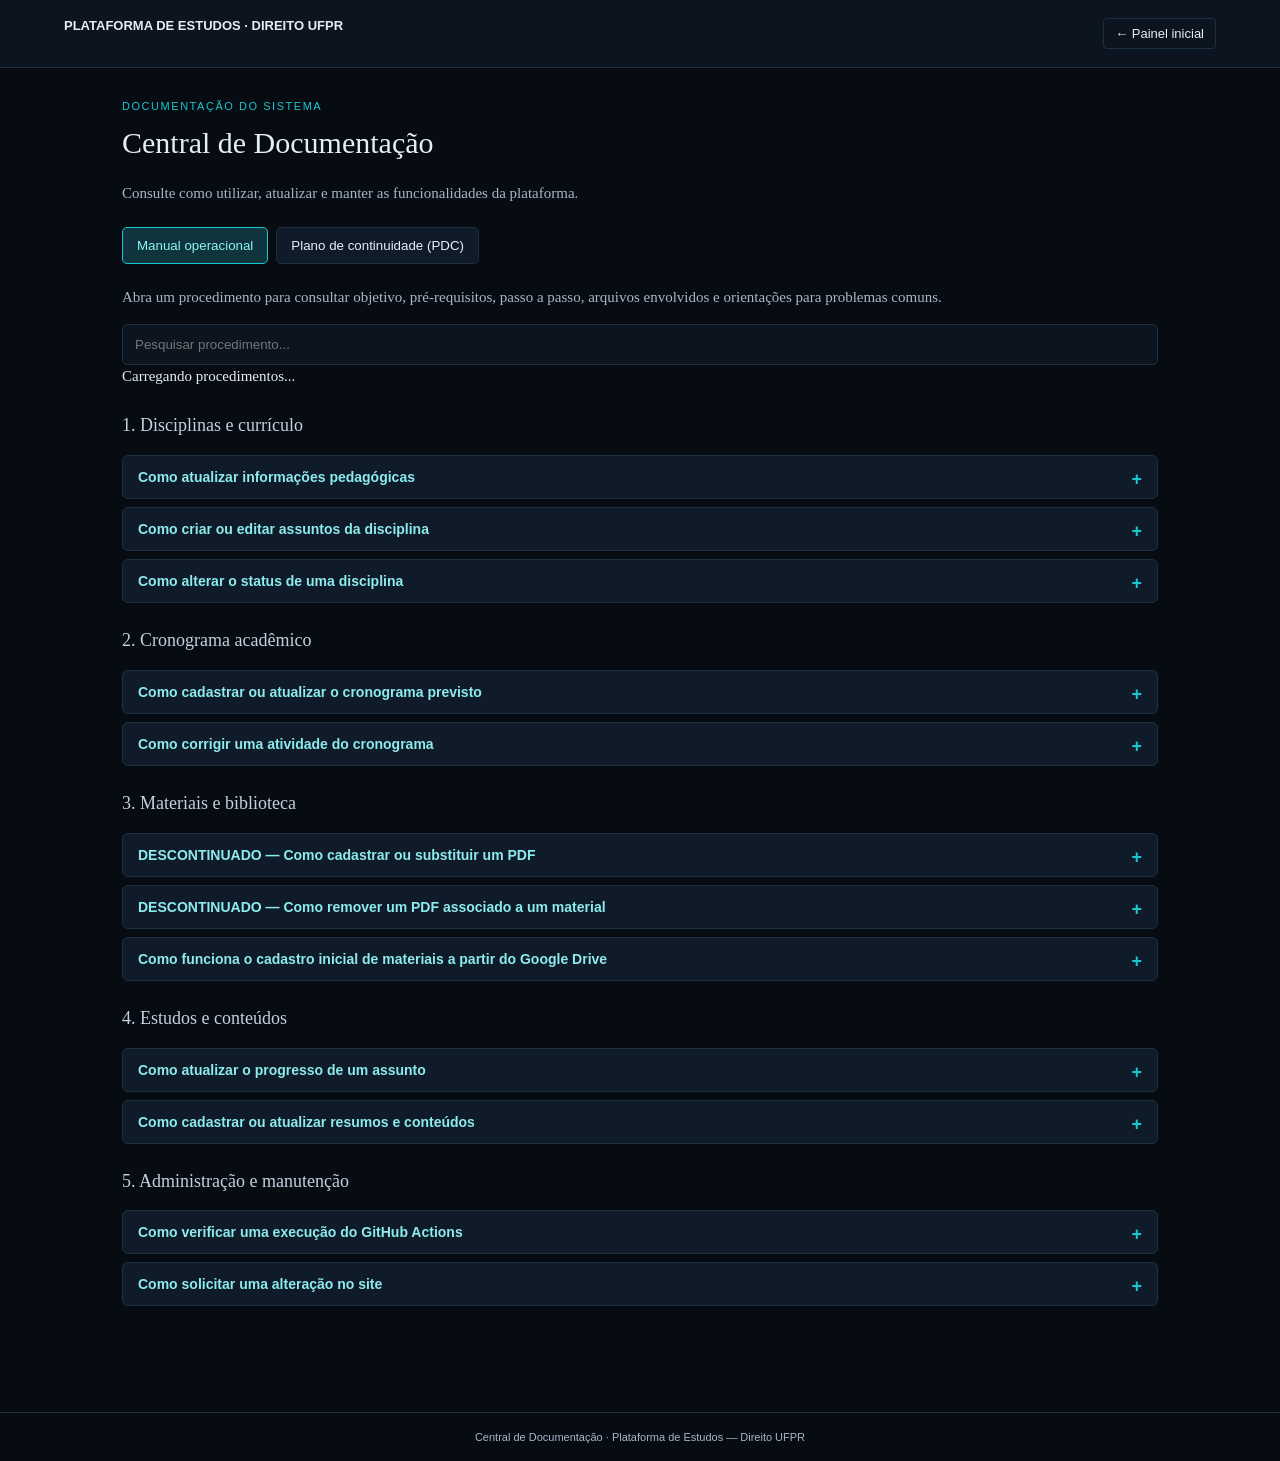
<file: procedimentos.html>
<!DOCTYPE html>
<html lang="pt-BR"><head><meta charset="UTF-8"><meta name="viewport" content="width=device-width, initial-scale=1"><title>Central de Documentação | Direito UFPR</title>
<style>
:root{--bg:#070b12;--navy:#0c1420;--surface:#101b29;--line:#1b3041;--text:#e6edf5;--muted:#a5b8ca;--cyan:#19c7ce;--soft:#10343d}*{box-sizing:border-box}body{margin:0;background:var(--bg);color:var(--text);font:15px/1.55 Georgia,serif}a{color:inherit}.top{background:var(--navy);border-bottom:1px solid var(--line);padding:18px 5%;display:flex;justify-content:space-between;font:13px Arial}.top a{text-decoration:none;border:1px solid var(--line);padding:7px 11px;border-radius:4px}main{max-width:1080px;margin:32px auto;padding:0 22px 50px}.eyebrow{font:11px Arial;color:var(--cyan);letter-spacing:.14em;text-transform:uppercase}h1{font-size:30px;font-weight:normal;margin:8px 0}.intro,.muted{color:var(--muted)}.tabs{display:flex;gap:8px;margin:22px 0}.tab{background:var(--surface);border:1px solid var(--line);color:var(--text);border-radius:5px;padding:10px 14px;cursor:pointer}.tab[aria-selected=true]{border-color:var(--cyan);background:var(--soft);color:#8cf5f2}.search{width:100%;padding:12px;background:var(--navy);border:1px solid var(--line);border-radius:5px;color:var(--text)}.category{margin:24px 0}.category h2{font-size:18px;font-weight:normal;color:#c3d0df}.item,.card{background:var(--surface);border:1px solid var(--line);border-radius:6px;margin:8px 0}.item summary{cursor:pointer;padding:13px 15px;color:#8cebed;font:600 14px Arial;list-style:none}.item summary:after{content:"+";float:right;color:var(--cyan);font-size:18px}.item[open] summary:after{content:"−"}.body{padding:4px 18px 16px;border-top:1px solid var(--line);font-size:13px}.body h3{font:600 13px Arial;color:#c3d0df;margin:15px 0 5px}.body li{margin:5px 0}.panel[hidden]{display:none}.grid{display:grid;grid-template-columns:1.2fr .8fr;gap:14px}.card{padding:18px;margin:12px 0}.label{font:10px Arial;color:var(--cyan);letter-spacing:.12em;text-transform:uppercase}.card h2{font-size:20px;font-weight:normal}.notice{background:var(--soft);border-left:3px solid var(--cyan);padding:10px 12px;font-size:13px}.history{padding:10px;border-bottom:1px solid var(--line);font-size:13px}.pdc-section{background:var(--surface);border:1px solid var(--line);border-radius:6px;padding:18px;margin:12px 0}.pdc-section h3{font-size:18px;font-weight:normal;color:#8cebed;margin:0 0 10px}.pdc-section h4{font:600 13px Arial;color:#c3d0df;margin:14px 0 5px}.pdc-section p,.pdc-section li{font-size:13px;line-height:1.65}.pdc-section table{width:100%;border-collapse:collapse;font-size:12px;margin:10px 0}.pdc-section th,.pdc-section td{padding:8px;border:1px solid var(--line);text-align:left;vertical-align:top}.pdc-section th{color:#8cebed;background:var(--navy)}.pdc-section .callout{background:var(--soft);border-left:3px solid var(--cyan);padding:10px 12px;margin:10px 0}.pdc-tools{display:flex;gap:10px;align-items:center;flex-wrap:wrap;margin:12px 0}.pdc-tools button{background:var(--soft);border:1px solid var(--cyan);color:#8cf5f2;border-radius:5px;padding:9px 13px;cursor:pointer}.pdc-copy-hint{font:12px Arial;color:var(--muted)}#pdc-copy-area{user-select:text;-webkit-user-select:text}#pdc-copy-area *{user-select:text;-webkit-user-select:text}.hidden{display:none!important}footer{text-align:center;border-top:1px solid var(--line);padding:18px;color:var(--muted);font:11px Arial}@media(max-width:700px){.grid{grid-template-columns:1fr}h1{font-size:25px}}

.flow-heading{font:600 12px Arial,sans-serif;color:#8cebed;letter-spacing:.08em;text-transform:uppercase;margin:0 0 10px}
.flow-track{display:flex;align-items:stretch;gap:7px;flex-wrap:wrap;margin:0 0 20px;padding:12px;background:#0b1420;border:1px solid var(--line);border-radius:6px}
.flow-step{flex:1 1 145px;min-width:130px;max-width:260px;position:relative;background:#122235;border:1px solid #244052;border-radius:5px;padding:11px 10px 10px 36px;color:var(--text);font:12px/1.5 Arial,sans-serif;min-height:54px;display:flex;align-items:center}
.flow-step .flow-number{position:absolute;left:10px;top:50%;transform:translateY(-50%);width:19px;height:19px;border-radius:50%;display:grid;place-items:center;background:#10343d;color:#6ee7e9;font:bold 11px Arial}
.flow-arrow{align-self:center;color:#36d9dc;font:18px Arial;padding:0 1px}
@media(max-width:650px){.flow-track{display:grid;grid-template-columns:1fr}.flow-step{max-width:none;min-width:0}.flow-arrow{transform:rotate(90deg);justify-self:center;line-height:12px}}
</style></head><body>
<header class="top"><strong>PLATAFORMA DE ESTUDOS · DIREITO UFPR</strong><a href="index.html">← Painel inicial</a></header>
<main><div class="eyebrow">Documentação do sistema</div><h1>Central de Documentação</h1><p class="intro">Consulte como utilizar, atualizar e manter as funcionalidades da plataforma.</p>
<div class="tabs"><button class="tab" id="btn-manual" aria-selected="true">Manual operacional</button><button class="tab" id="btn-pdc" aria-selected="false">Plano de continuidade (PDC)</button></div>
<section id="manual"><p class="muted">Abra um procedimento para consultar objetivo, pré-requisitos, passo a passo, arquivos envolvidos e orientações para problemas comuns.</p><input id="search" class="search" type="search" placeholder="Pesquisar procedimento..."><div id="catalogo">Carregando procedimentos...</div></section>
<section id="pdc" class="panel" hidden><div class="pdc-tools"><button type="button" id="select-pdc">Selecionar todo o PDC</button><span class="pdc-copy-hint">Atalho: Ctrl+A seleciona somente o PDC nesta aba; depois use Ctrl+C para copiar.</span></div><div id="pdc-copy-area"><div class="grid"><article class="card"><div class="label">Versão vigente</div><h2 id="pdc-title"></h2><p class="muted" id="pdc-meta"></p><p id="pdc-summary"></p><div class="notice" id="pdc-notice"></div><p><a id="pdc-pdf-link" href="#" target="_blank" rel="noopener">Abrir / baixar PDC completo (PDF)</a></p></article><article class="card"><div class="label">Retomada do projeto</div><h2>Próximas etapas</h2><ul id="pdc-next"></ul></article></div><div id="pdc-full-content"></div><div class="card"><h2>Histórico de versões</h2><div id="pdc-history"></div></div></div></section></main>
<footer>Central de Documentação · Plataforma de Estudos — Direito UFPR</footer>
<script>
(async function(){
const $=function(id){return document.getElementById(id)};
function show(which){var m=which==="manual";$("manual").hidden=!m;$("pdc").hidden=m;$("btn-manual").setAttribute("aria-selected",String(m));$("btn-pdc").setAttribute("aria-selected",String(!m))}
$("btn-manual").onclick=function(){show("manual")};$("btn-pdc").onclick=function(){show("pdc")};
try{
const response=await fetch("./dados/procedimentos.json",{cache:"no-cache"});if(!response.ok)throw new Error("Falha ao carregar dados/procedimentos.json");
const data=await response.json();const root=$("catalogo");
(data.categorias||[]).forEach(function(cat){
const section=document.createElement("section");section.className="category";
const heading=document.createElement("h2");heading.textContent=cat.titulo;section.appendChild(heading);
(cat.procedimentos||[]).forEach(function(proc){
const details=document.createElement("details");details.className="item";details.dataset.text=(cat.titulo+" "+proc.titulo+" "+(proc.objetivo||"")).toLowerCase();
const summary=document.createElement("summary");summary.textContent=proc.titulo;details.appendChild(summary);
const body=document.createElement("div");body.className="body";
function add(label,items,ordered){if(!items||!items.length)return;const h=document.createElement("h3");h.textContent=label;body.appendChild(h);if(Array.isArray(items)){const list=document.createElement(ordered?"ol":"ul");items.forEach(function(value){const li=document.createElement("li");li.textContent=value;list.appendChild(li)});body.appendChild(list)}else{const p=document.createElement("p");p.textContent=items;body.appendChild(p)}}
if(Array.isArray(proc.fluxo)&&proc.fluxo.length){const flowTitle=document.createElement("h3");flowTitle.className="flow-heading";flowTitle.textContent="Fluxo operacional resumido";body.appendChild(flowTitle);const track=document.createElement("div");track.className="flow-track";proc.fluxo.forEach(function(step,index){const node=document.createElement("div");node.className="flow-step";const number=document.createElement("span");number.className="flow-number";number.textContent=String(index+1);node.appendChild(number);const label=document.createElement("span");label.textContent=step;node.appendChild(label);track.appendChild(node);if(index<proc.fluxo.length-1){const arrow=document.createElement("span");arrow.className="flow-arrow";arrow.setAttribute("aria-hidden","true");arrow.textContent="→";track.appendChild(arrow)}});body.appendChild(track)}
add("Objetivo",proc.objetivo);add("Pré-requisitos",proc.pre_requisitos);add("Passo a passo",proc.passos,true);add("Arquivos envolvidos",proc.arquivos);add("Erros comuns e soluções",proc.erros);
if(proc.prompt){const h=document.createElement("h3");h.textContent="Prompt de apoio";body.appendChild(h);const pre=document.createElement("pre");pre.textContent=proc.prompt;body.appendChild(pre)}
if(proc.observacao){const note=document.createElement("p");note.className="notice";note.textContent=proc.observacao;body.appendChild(note)}
details.appendChild(body);section.appendChild(details)
});root.appendChild(section)
});
$("search").addEventListener("input",function(){const q=$("search").value.trim().toLowerCase();document.querySelectorAll(".item").forEach(function(d){const visible=!q||d.dataset.text.includes(q);d.classList.toggle("hidden",!visible);if(q&&visible)d.open=true});document.querySelectorAll(".category").forEach(function(c){c.classList.toggle("hidden",!c.querySelector(".item:not(.hidden)"))})});
const copyArea=$("pdc-copy-area");
function selectPdc(){const range=document.createRange();range.selectNodeContents(copyArea);const selection=window.getSelection();selection.removeAllRanges();selection.addRange(range)}
$("select-pdc").addEventListener("click",selectPdc);
document.addEventListener("keydown",function(event){
 if($("pdc").hidden)return;
 if((event.ctrlKey||event.metaKey)&&event.key.toLowerCase()==="a"){
  const active=document.activeElement;
  if(active&&(/INPUT|TEXTAREA/.test(active.tagName)||active.isContentEditable))return;
  event.preventDefault();selectPdc();
 }
});
const p=data.pdc||{};$("pdc-title").textContent=p.titulo||"Plano de Continuidade";$("pdc-meta").textContent="Versão "+(p.versao||"—")+" · Atualizado em "+(p.atualizado_em||"—")+" às "+(p.atualizado_as||"—");$("pdc-summary").textContent=p.resumo||"";$("pdc-notice").textContent=p.aviso_pdf||"";const pdfLink=$("pdc-pdf-link");if(pdfLink&&p.pdf_url){pdfLink.href=p.pdf_url;pdfLink.textContent="Abrir / baixar PDC completo (PDF) — versão "+(p.versao||"vigente");}
(p.proximos_passos||[]).forEach(function(x){const li=document.createElement("li");li.textContent=x;$("pdc-next").appendChild(li)});

(p.historico||[]).forEach(function(x){const el=document.createElement("p");el.className="history";el.textContent=x;$("pdc-history").appendChild(el)});
const full=$("pdc-full-content");
function addText(parent,tag,value,cls){if(!value)return;const el=document.createElement(tag);if(cls)el.className=cls;el.textContent=value;parent.appendChild(el)}
function addList(parent,values,ordered){if(!Array.isArray(values)||!values.length)return;const list=document.createElement(ordered?"ol":"ul");values.forEach(function(value){const li=document.createElement("li");li.textContent=value;list.appendChild(li)});parent.appendChild(list)}
(p.conteudo_completo||[]).forEach(function(sec){
 const box=document.createElement("section");box.className="pdc-section";
 addText(box,"h3",sec.titulo);
 (sec.paragrafos||[]).forEach(x=>addText(box,"p",x));
 if(sec.tabela&&sec.tabela.length){const table=document.createElement("table");sec.tabela.forEach(function(row,i){const tr=document.createElement("tr");row.forEach(function(cell){const td=document.createElement(i===0?"th":"td");td.textContent=cell;tr.appendChild(td)});table.appendChild(tr)});box.appendChild(table)}
 addList(box,sec.itens,false);
 (sec.subtitulos||[]).forEach(function(sub){addText(box,"h4",sub.titulo);addText(box,"p",sub.texto)});
 if(sec.destaque)addText(box,"div",sec.destaque,"callout");
 (sec.paragrafos_finais||[]).forEach(x=>addText(box,"p",x));
 full.appendChild(box);
});
}catch(error){$("catalogo").textContent="Não foi possível carregar os procedimentos: "+error.message;$("pdc-notice").textContent="Não foi possível carregar os dados do PDC."}
})();
</script></body></html>
</file>
<file: direito.css>
/* =========================================
   BIBLIOTECA DE DIREITO
   Tema: Grafite e azul
   ========================================= */

:root {
  --fundo: #171b24;
  --fundo-secundario: #1e2430;
  --superficie: #252d3b;
  --superficie-hover: #2c3748;
  --borda: #354154;

  --azul: #5798f2;
  --azul-claro: #8bbaff;
  --azul-fundo: #203a5d;

  --texto: #e8edf5;
  --texto-secundario: #a7b2c3;
  --texto-suave: #7f8ca1;

  --vermelho: #f07878;
}

/* Estrutura geral */

* {
  box-sizing: border-box;
}

body {
  margin: 0;
  font-family: Arial, sans-serif;
  background: var(--fundo);
  color: var(--texto);
  line-height: 1.6;
}

header {
  background: #111722;
  color: var(--texto);
  text-align: center;
  padding: 28px 16px;
  border-bottom: 1px solid var(--borda);
}

header h1 {
  margin: 0;
  color: #ffffff;
  font-size: 28px;
}

header p {
  color: var(--texto-secundario);
  margin-bottom: 0;
}

main {
  max-width: 1200px;
  margin: 32px auto;
  padding: 0 22px;
}

h2 {
  color: var(--azul-claro);
  font-size: 23px;
}

h3,
h4 {
  color: var(--texto);
}

/* Links gerais */

a {
  color: var(--azul-claro);
}

a:hover {
  color: #b5d3ff;
}

/* Disciplinas */

.disciplinas {
  display: grid;
  grid-template-columns: repeat(4, minmax(0, 1fr));
  gap: 14px;
}

.disciplina {
  display: flex;
  align-items: center;
  justify-content: center;
  min-height: 80px;
  padding: 14px;
  background: var(--superficie);
  border: 1px solid var(--borda);
  border-bottom: 3px solid var(--azul);
  border-radius: 10px;
  color: var(--texto);
  text-align: center;
  text-decoration: none;
  transition: 0.2s ease;
}

.disciplina:hover {
  background: var(--superficie-hover);
  color: #ffffff;
  transform: translateY(-3px);
}

/* Pesquisa e filtros */

#busca,
#busca-documentos,
#filtro-disciplina,
#filtro-categoria {
  height: 46px;
  padding: 0 14px;
  margin: 8px 8px 12px 0;
  border: 1px solid var(--borda);
  border-radius: 8px;
  background: var(--superficie);
  color: var(--texto);
  font-family: inherit;
  font-size: 14px;
  outline: none;
  transition: 0.2s ease;
}

#busca {
  width: 380px;
  max-width: 100%;
}

#busca-documentos {
  width: 100%;
  max-width: 500px;
}

#filtro-disciplina {
  width: 230px;
  max-width: 100%;
}

#filtro-categoria {
  width: 250px;
  max-width: 100%;
}

#busca:focus,
#busca-documentos:focus,
#filtro-disciplina:focus,
#filtro-categoria:focus {
  border-color: var(--azul);
  box-shadow: 0 0 0 3px rgba(87, 152, 242, 0.15);
}

input::placeholder {
  color: var(--texto-suave);
}

select option {
  background: var(--superficie);
  color: var(--texto);
}

/* Indicadores da biblioteca */

.resumo-biblioteca {
  display: grid;
  grid-template-columns: repeat(3, minmax(0, 1fr));
  gap: 16px;
  margin: 20px 0 28px;
}

.indicador-biblioteca {
  display: flex;
  align-items: center;
  gap: 13px;
  padding: 20px;
  background: var(--superficie);
  border: 1px solid var(--borda);
  border-radius: 12px;
  box-shadow: 0 3px 12px rgba(0, 0, 0, 0.12);
}

.indicador-icone {
  font-size: 26px;
}

.indicador-numero {
  color: var(--azul-claro);
  font-size: 25px;
  font-weight: 700;
}

.indicador-descricao {
  color: var(--texto-secundario);
  font-size: 13px;
}

/* Estado da biblioteca */

#estado {
  color: var(--texto-secundario);
  font-size: 14px;
  margin: 16px 0;
}

/* Grade de materiais */

.lista-documentos {
  display: grid;
  grid-template-columns: repeat(auto-fit, minmax(270px, 1fr));
  gap: 20px;
  align-items: start;
  margin-top: 24px;
}

/* Cartões dos materiais */

.documento {
  min-width: 0;
  height: fit-content;
  padding: 22px;
  background: var(--superficie);
  border: 1px solid var(--borda);
  border-radius: 13px;
  box-shadow: 0 3px 12px rgba(0, 0, 0, 0.14);
  transition: transform 0.2s ease, border-color 0.2s ease;
}

.documento:hover {
  transform: translateY(-3px);
  border-color: #526d91;
}

.documento h3 {
  color: var(--azul-claro);
  font-size: 19px;
  font-weight: 700;
  line-height: 1.4;
  margin: 0 0 16px;
}

.documento h4 {
  color: var(--texto);
  font-size: 14px;
  font-weight: 700;
  margin: 20px 0 10px;
}

.documento > p {
  color: var(--texto-secundario);
  font-size: 14px;
  line-height: 1.6;
  margin: 9px 0;
}

/* Lista de PDFs */

.lista-pdfs {
  list-style: none;
  padding: 0;
  margin: 0;
}

.lista-pdfs li {
  padding: 12px;
  margin-bottom: 10px;
  background: var(--fundo-secundario);
  border: 1px solid var(--borda);
  border-radius: 9px;
}

/* Link para abrir PDF */

.lista-pdfs li > a {
  display: block;
  width: 100%;
  padding: 9px 11px;
  background: #202b3b;
  border: 1px solid #3c506c;
  border-radius: 7px;
  color: var(--azul-claro);
  font-size: 13px;
  font-weight: 600;
  line-height: 1.5;
  text-decoration: none;
  overflow-wrap: anywhere;
  transition: 0.2s ease;
}

.lista-pdfs li > a:hover {
  background: var(--azul-fundo);
  color: #ffffff;
  border-color: var(--azul);
}

/* Ações: substituir e remover */

.acoes-pdf {
  display: flex;
  align-items: center;
  flex-wrap: wrap;
  gap: 16px;
  margin: 10px 0 0 !important;
}

.acoes-pdf a {
  display: inline-block;
  padding: 2px 0 !important;
  background: transparent !important;
  border: none !important;
  color: var(--azul-claro) !important;
  font-size: 12px !important;
  font-weight: 600;
  text-decoration: none;
}

.acoes-pdf a:hover {
  color: #ffffff !important;
  text-decoration: underline;
}

.acoes-pdf a:last-child {
  color: var(--vermelho) !important;
}

/* Botão Associar PDF */

.documento > a {
  display: inline-flex;
  align-items: center;
  justify-content: center;
  padding: 10px 15px !important;
  background: var(--azul-fundo) !important;
  border: 1px solid #426b9e !important;
  border-radius: 8px;
  color: var(--azul-claro) !important;
  font-size: 13px;
  font-weight: 600;
  text-decoration: none;
  transition: 0.2s ease;
}

.documento > a:hover {
  background: #294c76 !important;
  color: #ffffff !important;
}

/* Botão Adicionar PDFs */

.documento > p:last-child a {
  display: inline-flex;
  align-items: center;
  justify-content: center;
  padding: 10px 15px !important;
  background: var(--azul-fundo) !important;
  border: 1px solid #426b9e !important;
  border-radius: 8px;
  color: var(--azul-claro) !important;
  font-size: 13px;
  font-weight: 600;
  text-decoration: none;
  transition: 0.2s ease;
}

.documento > p:last-child a:hover {
  background: #294c76 !important;
  color: #ffffff !important;
}

/* Aviso de ausência de PDF */

.documento .sem-pdf {
  color: var(--texto-suave);
  font-size: 13px;
  font-style: italic;
}

/* Botão GitHub */

.botao-github {
  display: inline-block;
  padding: 12px 18px;
  margin-top: 12px;
  background: #263447;
  border: 1px solid var(--borda);
  border-radius: 7px;
  color: #ffffff;
  text-decoration: none;
}

.botao-github:hover {
  background: #35465e;
}

/* Responsividade */

@media (max-width: 800px) {
  .disciplinas {
    grid-template-columns: repeat(2, minmax(0, 1fr));
  }

  .resumo-biblioteca {
    grid-template-columns: 1fr;
    gap: 10px;
  }
}

@media (max-width: 650px) {
  main {
    margin: 22px auto;
    padding: 0 15px;
  }

  header h1 {
    font-size: 23px;
  }

  .lista-documentos {
    grid-template-columns: 1fr;
    gap: 14px;
  }

  .documento {
    padding: 18px;
  }

  #busca,
  #busca-documentos,
  #filtro-disciplina,
  #filtro-categoria {
    display: block;
    width: 100%;
    max-width: 100%;
    margin: 8px 0;
  }

  .indicador-biblioteca {
    padding: 14px 16px;
  }
}


/* =========================================
   LAYOUT COM MENU LATERAL
   ========================================= */

.layout-biblioteca {
  display: grid;
  grid-template-columns: 245px minmax(0, 1fr);
  min-height: calc(100vh - 100px);
}

.menu-lateral {
  background: #111722;
  border-right: 1px solid var(--borda);
  padding: 28px 18px;
}

.menu-identidade {
  padding: 0 12px 24px;
  border-bottom: 1px solid var(--borda);
  margin-bottom: 22px;
}

.menu-identidade h2 {
  color: #ffffff;
  font-size: 19px;
  margin: 0 0 5px;
}

.menu-identidade p {
  color: var(--texto-suave);
  font-size: 12px;
  margin: 0;
}

.menu-lateral nav {
  display: flex;
  flex-direction: column;
  gap: 8px;
}

.menu-lateral nav a {
  display: block;
  padding: 11px 13px;
  border-radius: 8px;
  color: var(--texto-secundario);
  font-size: 14px;
  text-decoration: none;
  transition: 0.2s ease;
}

.menu-lateral nav a:hover,
.menu-lateral nav a.ativo {
  background: var(--azul-fundo);
  color: var(--azul-claro);
}

.conteudo-biblioteca {
  min-width: 0;
  padding: 30px;
}

.conteudo-biblioteca main {
  max-width: 1400px;
  margin: 0 auto;
  padding: 0;
}

@media (max-width: 800px) {
  .layout-biblioteca {
    grid-template-columns: 1fr;
  }

  .menu-lateral {
    padding: 14px 16px;
    border-right: none;
    border-bottom: 1px solid var(--borda);
  }

  .menu-identidade {
    padding-bottom: 12px;
    margin-bottom: 10px;
  }

  .menu-lateral nav {
    flex-direction: row;
    flex-wrap: wrap;
  }

  .menu-lateral nav a {
    padding: 9px 11px;
  }

   
/* Organização do menu de disciplinas */

.menu-secao {
  color: var(--texto-suave);
  font-size: 11px;
  font-weight: 700;
  letter-spacing: 1.2px;
  padding: 18px 12px 5px;
  margin: 0;
}

.menu-disciplinas > div {
  display: flex;
  flex-direction: column;
  gap: 6px;
}

.menu-disciplinas a {
  display: block;
  padding: 10px 13px;
  border-radius: 8px;
  color: var(--texto-secundario);
  font-size: 13px;
  text-decoration: none;
  transition: 0.2s ease;
}

.menu-disciplinas a:hover,
.menu-disciplinas a.ativo {
  background: var(--azul-fundo);
  color: var(--azul-claro);
}


   
  .conteudo-biblioteca {
    padding: 20px 16px;
  }
}

/* =========================================
   NOVA IDENTIDADE VISUAL — BIBLIOTECA
   Tema claro, com identidade acadêmica
   ========================================= */


/* =========================================
   IDENTIDADE VISUAL — BIBLIOTECA DE DIREITO
   Tema escuro acadêmico
   ========================================= */

body.pagina-biblioteca {
  --fundo: #070b12;
  --fundo-secundario: #0c1420;
  --superficie: #101b29;
  --superficie-hover: #172638;
  --borda: #1b3041;

  --azul: #19c7ce;
  --azul-claro: #36d9dc;
  --azul-fundo: #10343d;

  --texto: #e6edf5;
  --texto-secundario: #a5b8ca;
  --texto-suave: #71869b;

  --vermelho: #f07878;

  background: var(--fundo);
  color: var(--texto);
  font-family: Arial, sans-serif;
}

/* Cabeçalho */

body.pagina-biblioteca > header {
  background: #080d15;
  color: var(--texto);
  text-align: left;
  padding: 25px 36px;
  border-bottom: 1px solid var(--borda);
}

body.pagina-biblioteca > header h1 {
  color: #f0f4f8;
  font-size: 30px;
  letter-spacing: -0.5px;
}

body.pagina-biblioteca > header p {
  color: var(--texto-secundario);
}

/* Estrutura principal */

body.pagina-biblioteca .layout-biblioteca {
  grid-template-columns: 250px minmax(0, 1fr);
  background: var(--fundo);
}

/* Menu lateral */

body.pagina-biblioteca .menu-lateral {
  background: #080e17;
  border-right: 1px solid var(--borda);
}

body.pagina-biblioteca .menu-identidade {
  border-bottom-color: var(--borda);
}

body.pagina-biblioteca .menu-identidade h2 {
  color: #f0f4f8;
}

body.pagina-biblioteca .menu-identidade p,
body.pagina-biblioteca .menu-secao {
  color: var(--texto-suave);
}

body.pagina-biblioteca .menu-lateral nav a,
body.pagina-biblioteca .menu-disciplinas a {
  color: var(--texto-secundario);
  transition: background 0.2s ease, color 0.2s ease;
}

body.pagina-biblioteca .menu-lateral nav a:hover,
body.pagina-biblioteca .menu-lateral nav a.ativo,
body.pagina-biblioteca .menu-disciplinas a:hover,
body.pagina-biblioteca .menu-disciplinas a.ativo {
  background: #10343d;
  color: var(--azul-claro);
}

/* Área de conteúdo */

body.pagina-biblioteca .conteudo-biblioteca {
  padding: 38px;
  background: var(--fundo);
}

body.pagina-biblioteca .conteudo-biblioteca h2 {
  color: #eaf1f8;
  font-size: 27px;
  letter-spacing: -0.4px;
}

body.pagina-biblioteca h3,
body.pagina-biblioteca h4 {
  color: var(--texto);
}

/* Cartões e indicadores */

body.pagina-biblioteca .documento,
body.pagina-biblioteca .indicador-biblioteca {
  background: linear-gradient(145deg, #111d2b, #0d1723);
  border: 1px solid #203449;
  box-shadow: 0 5px 18px rgba(0, 0, 0, 0.18);
  border-radius: 12px;
}

body.pagina-biblioteca .documento:hover {
  background: #142235;
  border-color: #28727b;
  box-shadow: 0 8px 24px rgba(0, 0, 0, 0.25);
}

body.pagina-biblioteca .documento h3,
body.pagina-biblioteca .indicador-numero {
  color: var(--azul-claro);
}

body.pagina-biblioteca .documento > p,
body.pagina-biblioteca .indicador-descricao {
  color: var(--texto-secundario);
}

/* Pesquisa e filtros */

body.pagina-biblioteca #busca,
body.pagina-biblioteca #busca-documentos,
body.pagina-biblioteca #filtro-disciplina,
body.pagina-biblioteca #filtro-categoria {
  background: #101b29;
  color: var(--texto);
  border: 1px solid #263b50;
  border-radius: 8px;
}

body.pagina-biblioteca #busca:focus,
body.pagina-biblioteca #busca-documentos:focus,
body.pagina-biblioteca #filtro-disciplina:focus,
body.pagina-biblioteca #filtro-categoria:focus {
  border-color: var(--azul);
  box-shadow: 0 0 0 3px rgba(25, 199, 206, 0.12);
}

/* Arquivos PDF */

body.pagina-biblioteca .lista-pdfs li {
  background: #0a1420;
  border-color: #263b50;
}

body.pagina-biblioteca .lista-pdfs li > a {
  background: #142538;
  border-color: #285064;
  color: var(--azul-claro);
}

body.pagina-biblioteca .lista-pdfs li > a:hover {
  background: #17404a;
  border-color: var(--azul);
  color: #ffffff;
}

/* Botões */

body.pagina-biblioteca .documento > a,
body.pagina-biblioteca .documento > p:last-child a {
  background: #10343d !important;
  border-color: #28616a !important;
  color: var(--azul-claro) !important;
}

body.pagina-biblioteca .documento > a:hover,
body.pagina-biblioteca .documento > p:last-child a:hover {
  background: #17505a !important;
  color: #ffffff !important;
}

/* Estado da biblioteca */

body.pagina-biblioteca #estado {
  color: var(--texto-secundario);
}

/* Responsividade */

@media (max-width: 800px) {
  body.pagina-biblioteca .layout-biblioteca {
    grid-template-columns: 1fr;
  }

  body.pagina-biblioteca .conteudo-biblioteca {
    padding: 22px 16px;
  }

  body.pagina-biblioteca > header {
    padding: 22px 18px;
  }
}

@media (max-width: 650px) {
  body.pagina-biblioteca .documento {
    padding: 18px;
  }
}

/* =========================================
   AJUSTE DE LAYOUT — CARTÕES DA BIBLIOTECA
   ========================================= */

/* Impede que o conteúdo ultrapasse a tela */

body.pagina-biblioteca {
  width: 100%;
  overflow-x: hidden;
}

body.pagina-biblioteca .layout-biblioteca,
body.pagina-biblioteca .conteudo-biblioteca,
body.pagina-biblioteca .conteudo-biblioteca main {
  width: 100%;
  max-width: 100%;
  min-width: 0;
}

/* Indicadores: três colunas */

body.pagina-biblioteca .resumo-biblioteca {
  display: grid;
  grid-template-columns: repeat(3, minmax(0, 1fr));
  gap: 16px;
  width: 100%;
}

/* Cartões: três colunas em telas grandes */

body.pagina-biblioteca .lista-documentos {
  display: grid;
  grid-template-columns: repeat(3, minmax(0, 1fr));
  gap: 20px;
  width: 100%;
  min-width: 0;
}

body.pagina-biblioteca .documento {
  width: 100%;
  min-width: 0;
  overflow-wrap: anywhere;
}

/* Telas médias */

@media (max-width: 1100px) {
  body.pagina-biblioteca .lista-documentos {
    grid-template-columns: repeat(2, minmax(0, 1fr));
  }

  body.pagina-biblioteca .resumo-biblioteca {
    grid-template-columns: repeat(2, minmax(0, 1fr));
  }
}

/* Celulares */

@media (max-width: 650px) {
  body.pagina-biblioteca .lista-documentos,
  body.pagina-biblioteca .resumo-biblioteca {
    grid-template-columns: minmax(0, 1fr);
  }
}
/* Alinhamento do título das disciplinas */

body.pagina-biblioteca .menu-secao {
  padding: 18px 12px 5px;
  margin: 0;
  color: var(--texto-suave);
  font-size: 11px;
  font-weight: 700;
  letter-spacing: 1.2px;
}
</file>
